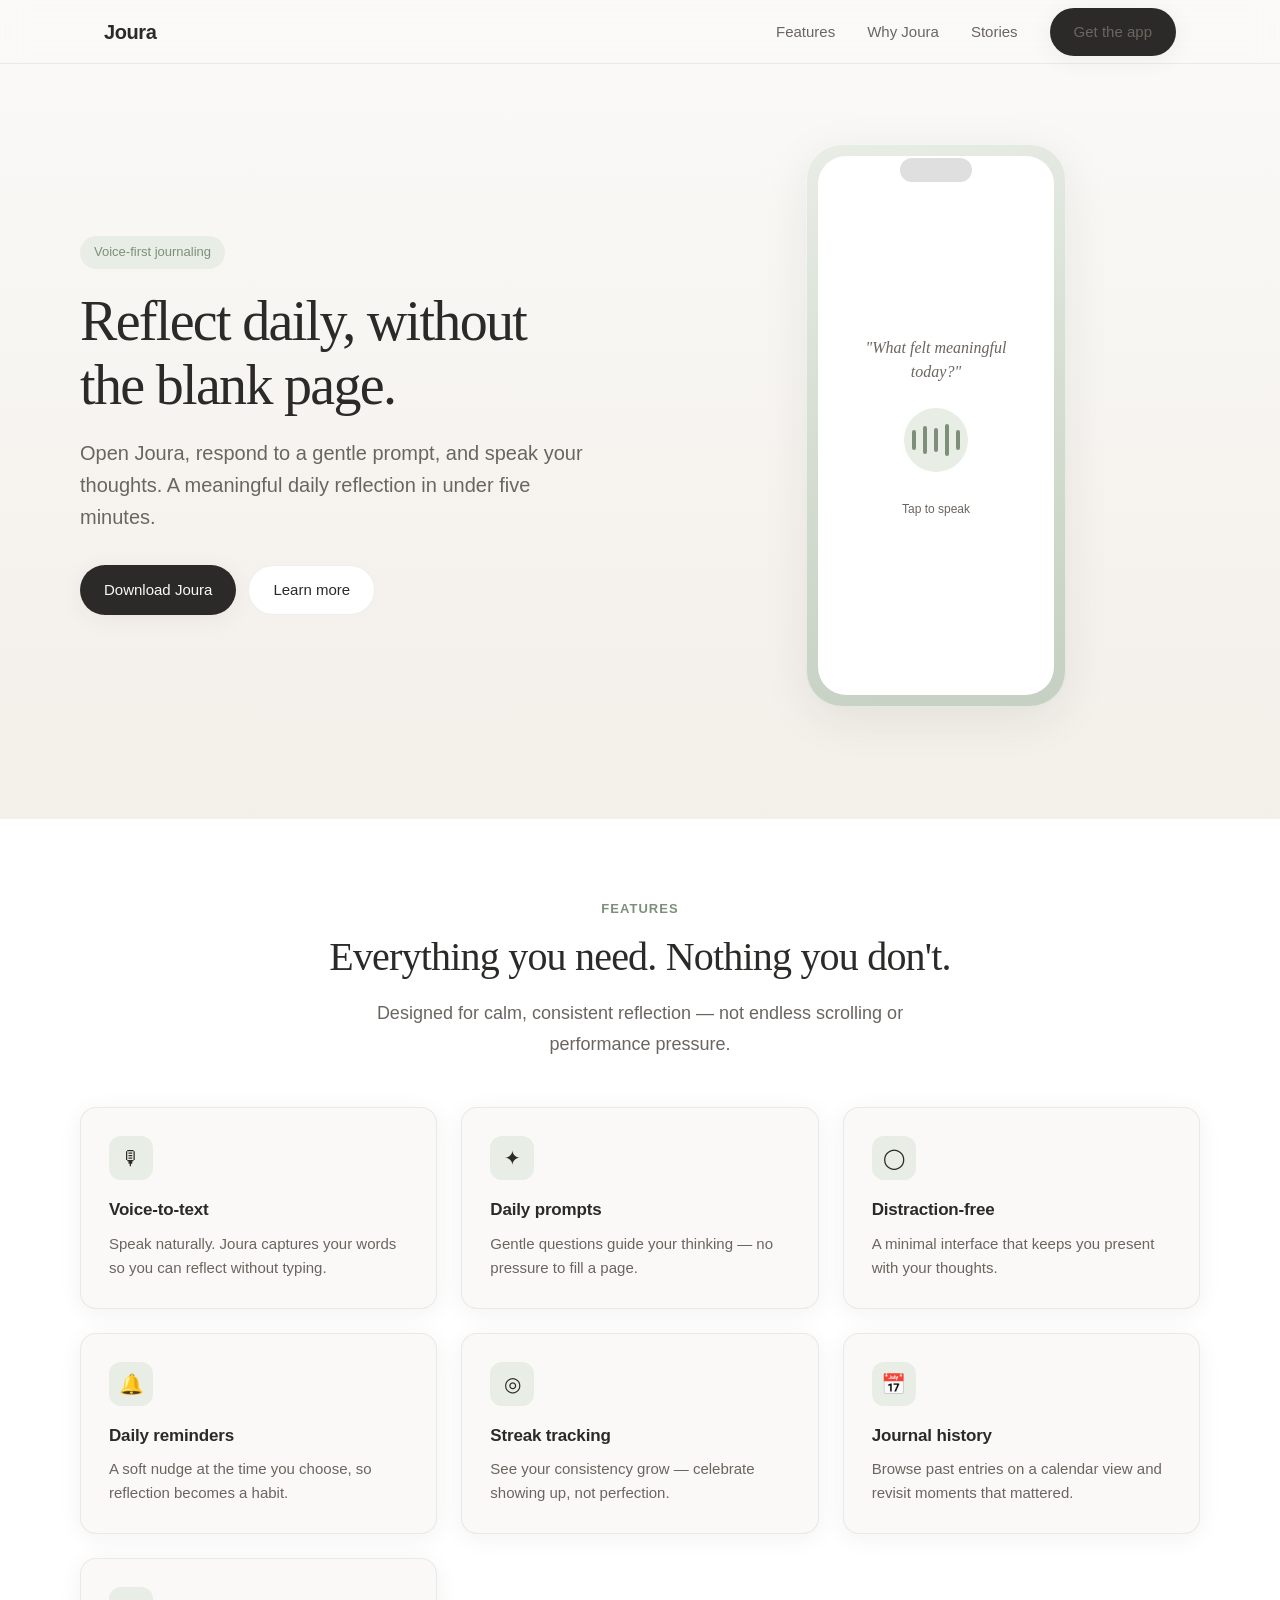
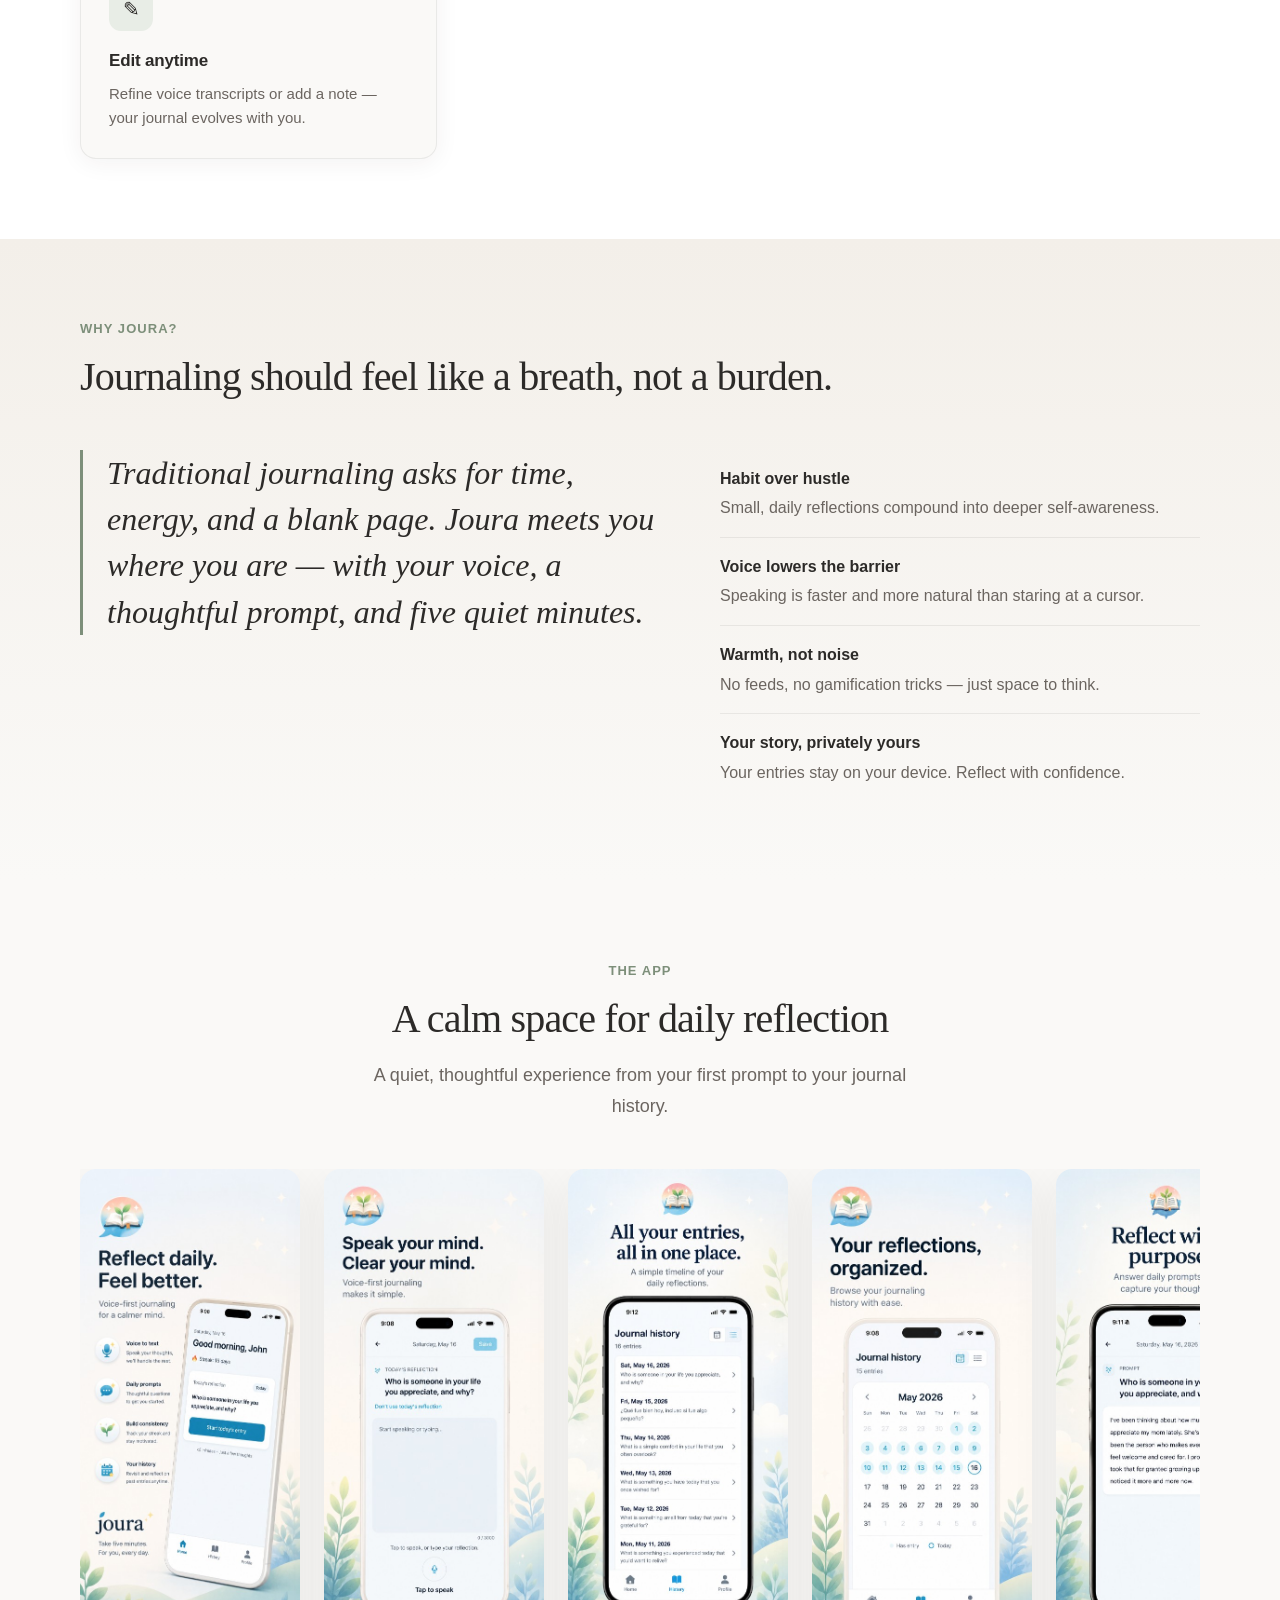
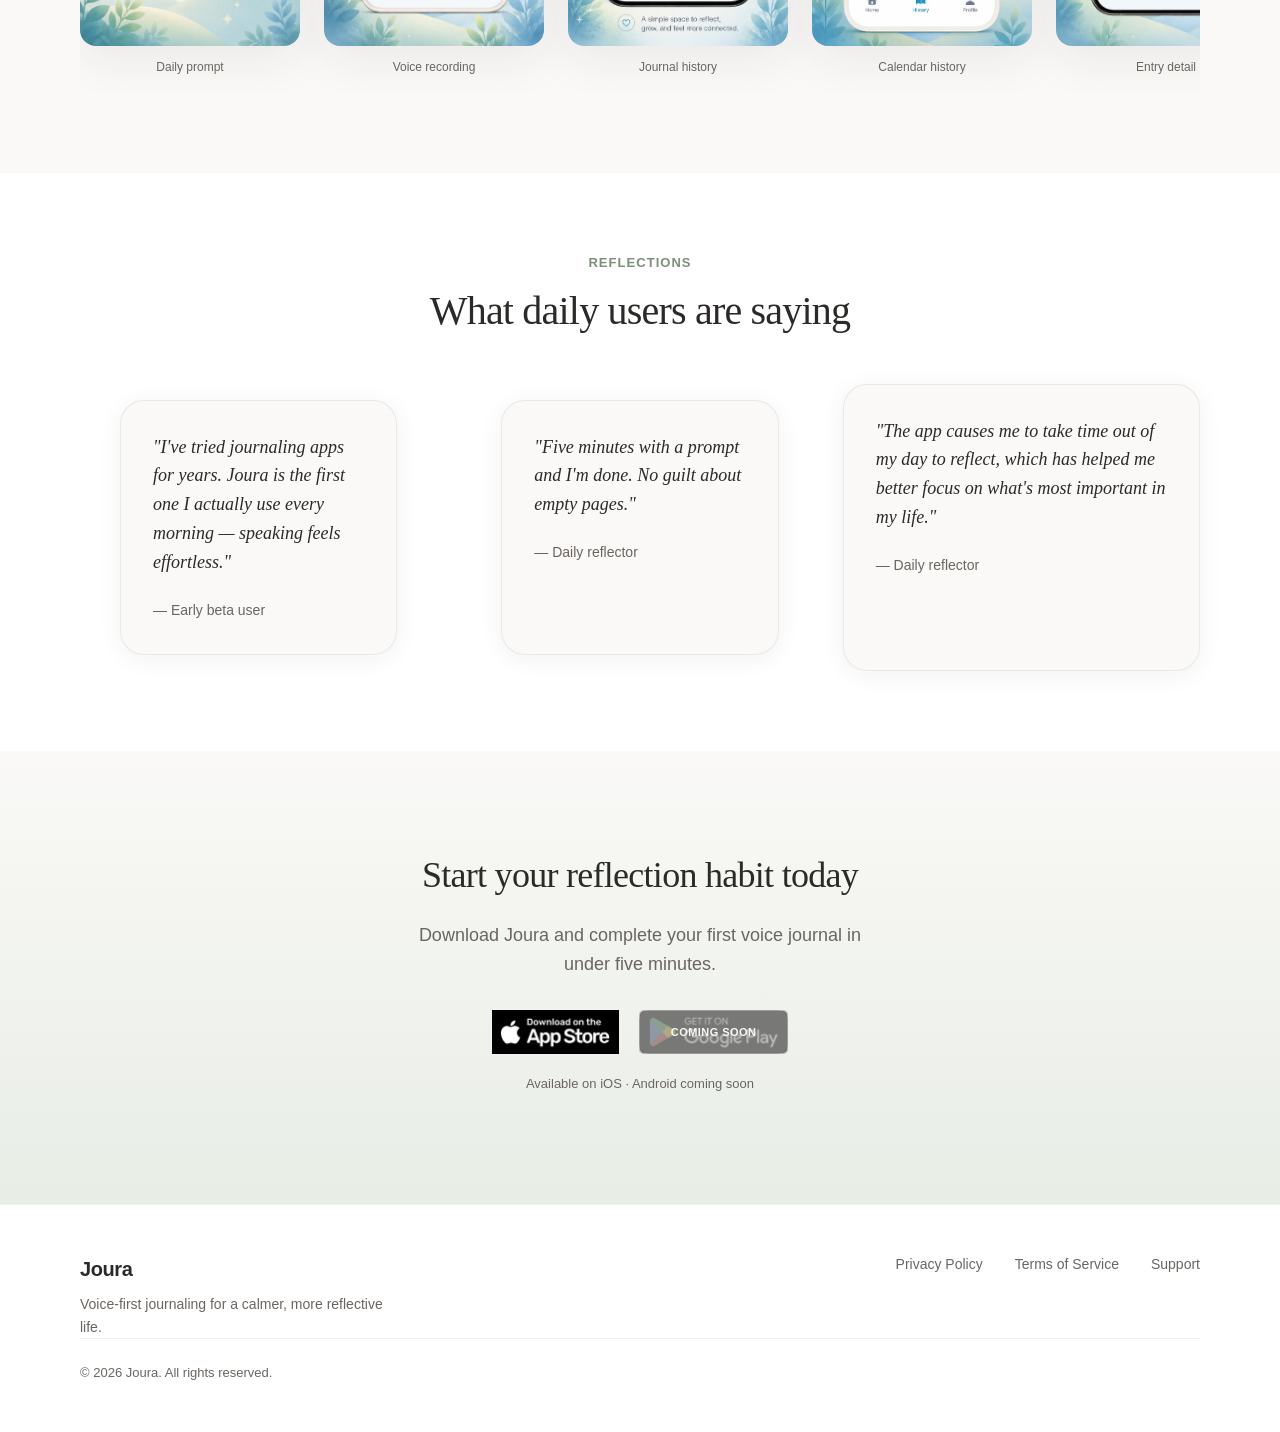
<file: index.html>
<!DOCTYPE html>
<html lang="en">
<head>
  <!-- Google tag (gtag.js) -->
<script async src="https://www.googletagmanager.com/gtag/js?id=G-WYW7XM0TDV"></script>
<script>
  window.dataLayer = window.dataLayer || [];
  function gtag(){dataLayer.push(arguments);}
  gtag('js', new Date());

  gtag('config', 'G-WYW7XM0TDV');
</script>
  <meta charset="UTF-8">
  <meta name="viewport" content="width=device-width, initial-scale=1.0">
  <meta name="description" content="Joura is a voice-first journaling app that helps you build a daily habit of reflection in under five minutes.">
  <title>Joura — Voice-first journaling</title>
  <link rel="icon" href="favicon.png" type="image/png" sizes="32x32">
  <link rel="icon" href="favicon-16x16.png" type="image/png" sizes="16x16">
  <link rel="apple-touch-icon" href="apple-touch-icon.png" sizes="180x180">
  <link rel="stylesheet" href="styles.css">
</head>
<body>
  <header class="site-header">
    <div class="site-header__inner">
      <a href="index.html" class="logo">Joura</a>
      <button class="nav-toggle" type="button" aria-expanded="false" aria-label="Open menu" aria-controls="site-nav">
        <svg viewBox="0 0 24 24" fill="none" stroke="currentColor" stroke-width="2" aria-hidden="true">
          <path d="M4 7h16M4 12h16M4 17h16"/>
        </svg>
      </button>
      <nav class="site-nav" id="site-nav" aria-label="Main">
        <a href="#features">Features</a>
        <a href="#philosophy">Why Joura</a>
        <a href="#testimonials">Stories</a>
        <a href="#download-stores" class="btn btn--primary js-scroll-download">Get the app</a>
      </nav>
    </div>
  </header>

  <main>
    <section class="hero" id="top">
      <div class="hero__inner">
        <div class="hero__content">
          <span class="hero__badge">Voice-first journaling</span>
          <h1 class="hero__title">Reflect daily, without the blank page.</h1>
          <p class="hero__subtitle">Open Joura, respond to a gentle prompt, and speak your thoughts. A meaningful daily reflection in under five minutes.</p>
          <div class="hero__actions">
            <a href="#download-stores" class="btn btn--primary js-scroll-download">Download Joura</a>
            <a href="#philosophy" class="btn btn--secondary">Learn more</a>
          </div>
        </div>
        <div class="hero__visual" aria-hidden="true">
          <div class="phone-mockup">
            <div class="phone-mockup__screen">
              <p class="phone-mockup__prompt">"What felt meaningful today?"</p>
              <div class="phone-mockup__wave">
                <span></span><span></span><span></span><span></span><span></span>
              </div>
              <p class="phone-mockup__hint">Tap to speak</p>
            </div>
          </div>
        </div>
      </div>
    </section>

    <section class="section features" id="features">
      <div class="container text-center">
        <span class="section-label">Features</span>
        <h2 class="section-title">Everything you need. Nothing you don't.</h2>
        <p class="section-lead">Designed for calm, consistent reflection — not endless scrolling or performance pressure.</p>
      </div>
      <div class="container">
        <div class="features__grid">
          <article class="feature-card">
            <div class="feature-card__icon" aria-hidden="true">🎙</div>
            <h3>Voice-to-text</h3>
            <p>Speak naturally. Joura captures your words so you can reflect without typing.</p>
          </article>
          <article class="feature-card">
            <div class="feature-card__icon" aria-hidden="true">✦</div>
            <h3>Daily prompts</h3>
            <p>Gentle questions guide your thinking — no pressure to fill a page.</p>
          </article>
          <article class="feature-card">
            <div class="feature-card__icon" aria-hidden="true">◯</div>
            <h3>Distraction-free</h3>
            <p>A minimal interface that keeps you present with your thoughts.</p>
          </article>
          <article class="feature-card">
            <div class="feature-card__icon" aria-hidden="true">🔔</div>
            <h3>Daily reminders</h3>
            <p>A soft nudge at the time you choose, so reflection becomes a habit.</p>
          </article>
          <article class="feature-card">
            <div class="feature-card__icon" aria-hidden="true">◎</div>
            <h3>Streak tracking</h3>
            <p>See your consistency grow — celebrate showing up, not perfection.</p>
          </article>
          <article class="feature-card">
            <div class="feature-card__icon" aria-hidden="true">📅</div>
            <h3>Journal history</h3>
            <p>Browse past entries on a calendar view and revisit moments that mattered.</p>
          </article>
          <article class="feature-card">
            <div class="feature-card__icon" aria-hidden="true">✎</div>
            <h3>Edit anytime</h3>
            <p>Refine voice transcripts or add a note — your journal evolves with you.</p>
          </article>
        </div>
      </div>
    </section>

    <section class="section philosophy" id="philosophy">
      <div class="container">
        <span class="section-label">Why Joura?</span>
        <h2 class="section-title">Journaling should feel like a breath, not a burden.</h2>
        <div class="philosophy__grid">
          <blockquote class="philosophy__quote">
            Traditional journaling asks for time, energy, and a blank page. Joura meets you where you are — with your voice, a thoughtful prompt, and five quiet minutes.
          </blockquote>
          <ul class="philosophy__points">
            <li>
              <strong>Habit over hustle</strong>
              Small, daily reflections compound into deeper self-awareness.
            </li>
            <li>
              <strong>Voice lowers the barrier</strong>
              Speaking is faster and more natural than staring at a cursor.
            </li>
            <li>
              <strong>Warmth, not noise</strong>
              No feeds, no gamification tricks — just space to think.
            </li>
            <li>
              <strong>Your story, privately yours</strong>
              Your entries stay on your device. Reflect with confidence.
            </li>
          </ul>
        </div>
      </div>
    </section>

    <section class="section screenshots" id="screenshots">
      <div class="container text-center">
        <span class="section-label">The app</span>
        <h2 class="section-title">A calm space for daily reflection</h2>
        <p class="section-lead">A quiet, thoughtful experience from your first prompt to your journal history.</p>
      </div>
      <div class="container">
        <div class="screenshots__row" role="list" aria-label="App screenshots">
          <figure class="screenshot-card" role="listitem">
            <img src="assets/screenshots/dailyPrompt.png" alt="Joura daily prompts and home screen" width="473" height="1024" loading="lazy">
            <figcaption>Daily prompt</figcaption>
          </figure>
          <figure class="screenshot-card" role="listitem">
            <img src="assets/screenshots/voiceRecording.png" alt="Joura voice-first journaling — speak your thoughts" width="473" height="1024" loading="lazy">
            <figcaption>Voice recording</figcaption>
          </figure>
          <figure class="screenshot-card" role="listitem">
            <img src="assets/screenshots/streakView.png" alt="Joura journal history timeline" width="473" height="1024" loading="lazy">
            <figcaption>Journal history</figcaption>
          </figure>
          <figure class="screenshot-card" role="listitem">
            <img src="assets/screenshots/calendarHistory.png" alt="Joura calendar view of your reflections" width="473" height="1024" loading="lazy">
            <figcaption>Calendar history</figcaption>
          </figure>
          <figure class="screenshot-card" role="listitem">
            <img src="assets/screenshots/entryDetail.png" alt="Joura entry detail with daily reflection" width="473" height="1024" loading="lazy">
            <figcaption>Entry detail</figcaption>
          </figure>
        </div>
      </div>
    </section>

    <section class="section testimonials" id="testimonials">
      <div class="container text-center">
        <span class="section-label">Reflections</span>
        <h2 class="section-title">What daily users are saying</h2>
      </div>
      <div class="container">
        <div class="testimonials__grid">
          <figure class="quote-card">
            <blockquote>"I've tried journaling apps for years. Joura is the first one I actually use every morning — speaking feels effortless."</blockquote>
            <cite>— Early beta user</cite>
          </figure>
          <figure class="quote-card">
            <blockquote>"Five minutes with a prompt and I'm done. No guilt about empty pages."</blockquote>
            <cite>— Daily reflector</cite>
          </figure>
          <figure class="quote-card">
            <blockquote>"The app causes me to take time out of my day to reflect, which has helped me better focus on what's most important in my life."</blockquote>
            <cite>— Daily reflector</cite>
          </figure>
        </div>
      </div>
    </section>

    <section class="cta" id="download">
      <div class="container">
        <h2 class="cta__title">Start your reflection habit today</h2>
        <p class="cta__text">Download Joura and complete your first voice journal in under five minutes.</p>
        <div class="store-badges" id="download-stores">
          <a
            class="store-badge store-badge--apple"
            href="https://apps.apple.com/us/app/joura/id6767884175"
            target="_blank"
            rel="noopener noreferrer"
            data-app-store
          >
            <img
              src="assets/app-store-badge.png"
              alt="Download on the App Store"
              width="240"
              height="83"
            >
          </a>
          <div class="store-badge store-badge--google store-badge--soon" aria-label="Google Play — Coming soon">
            <img
              src="assets/google-play-badge.png"
              alt=""
              width="300"
              height="89"
              aria-hidden="true"
            >
            <span class="store-badge__soon">Coming soon</span>
          </div>
        </div>
        <p class="cta__note">Available on iOS · Android coming soon</p>
      </div>
    </section>
  </main>

  <footer class="site-footer">
    <div class="site-footer__inner">
      <div class="site-footer__brand">
        <a href="index.html" class="logo">Joura</a>
        <p class="site-footer__tagline">Voice-first journaling for a calmer, more reflective life.</p>
      </div>
      <nav class="site-footer__links" aria-label="Footer">
        <a href="privacy.html">Privacy Policy</a>
        <a href="terms.html">Terms of Service</a>
        <a href="support.html">Support</a>
      </nav>
    </div>
    <div class="container">
      <p class="site-footer__copy">&copy; 2026 Joura. All rights reserved.</p>
    </div>
  </footer>

  <script src="main.js"></script>
</body>
</html>
</file>
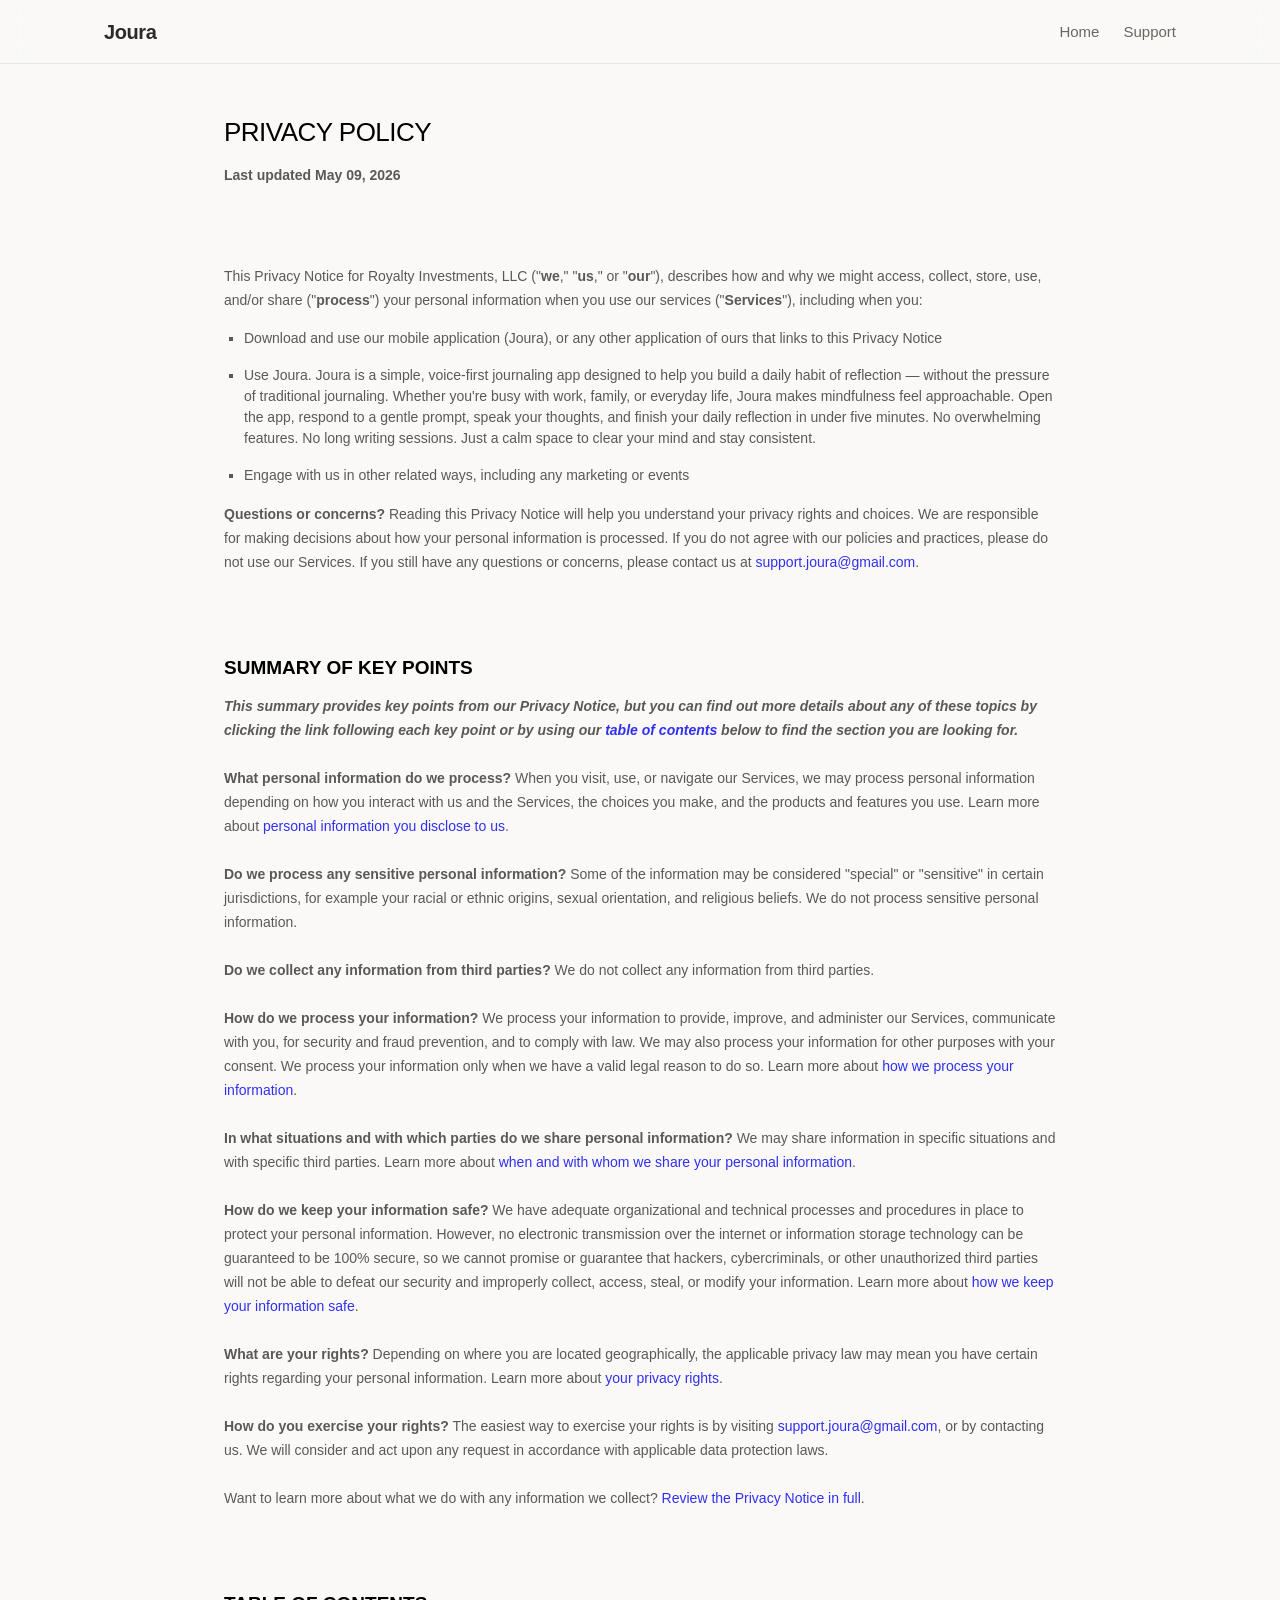
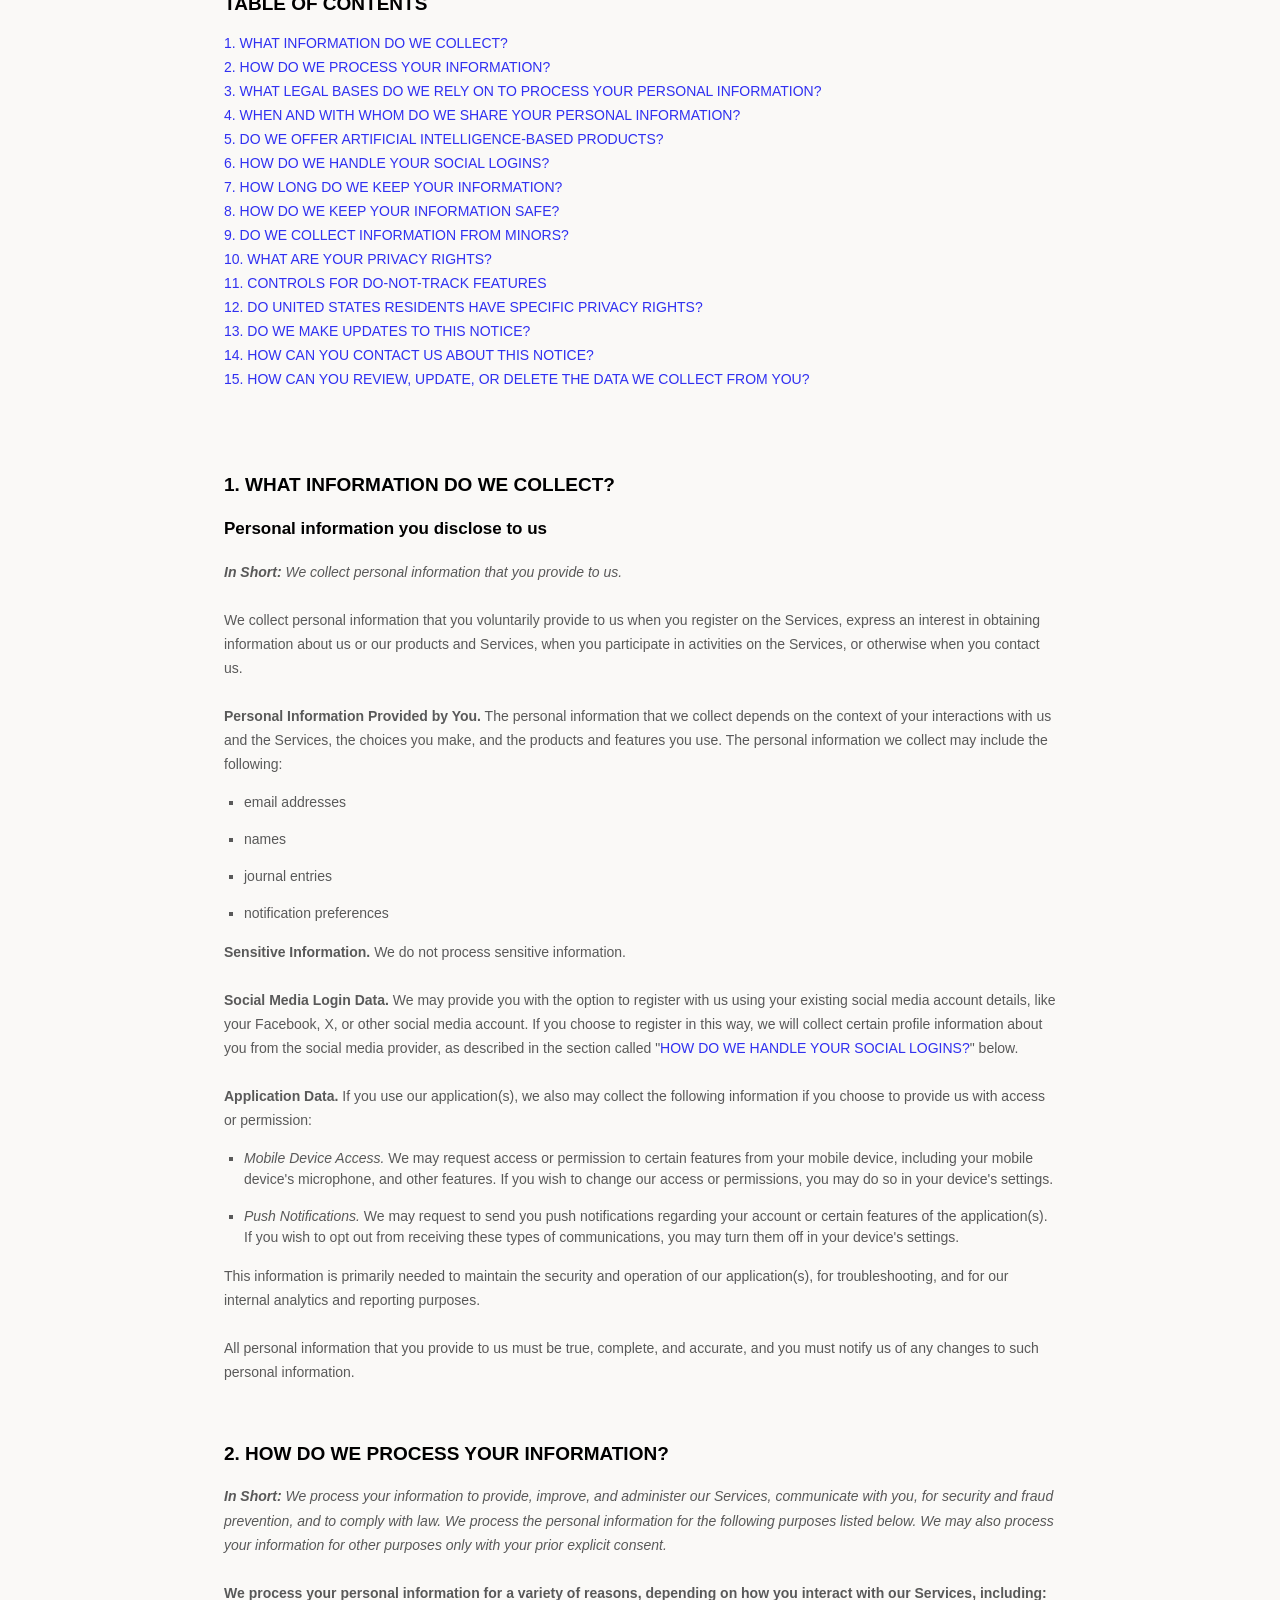
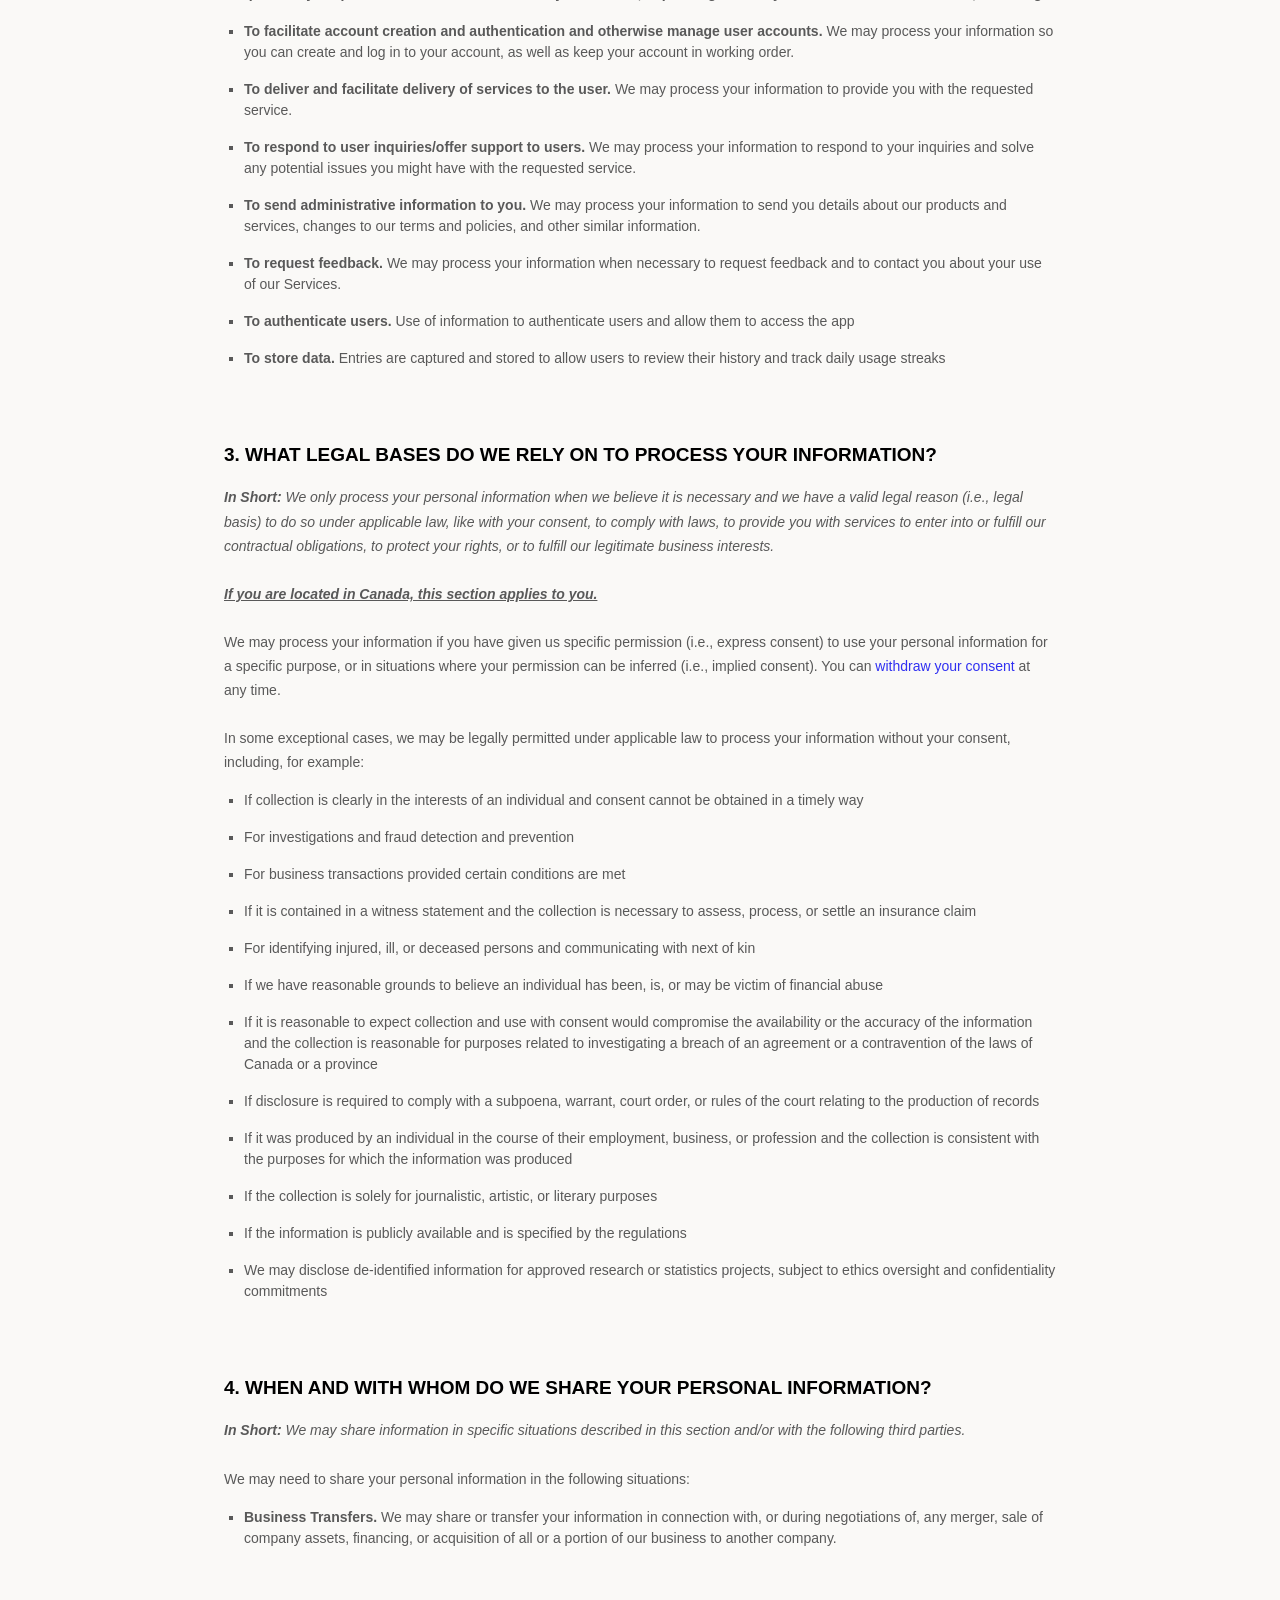
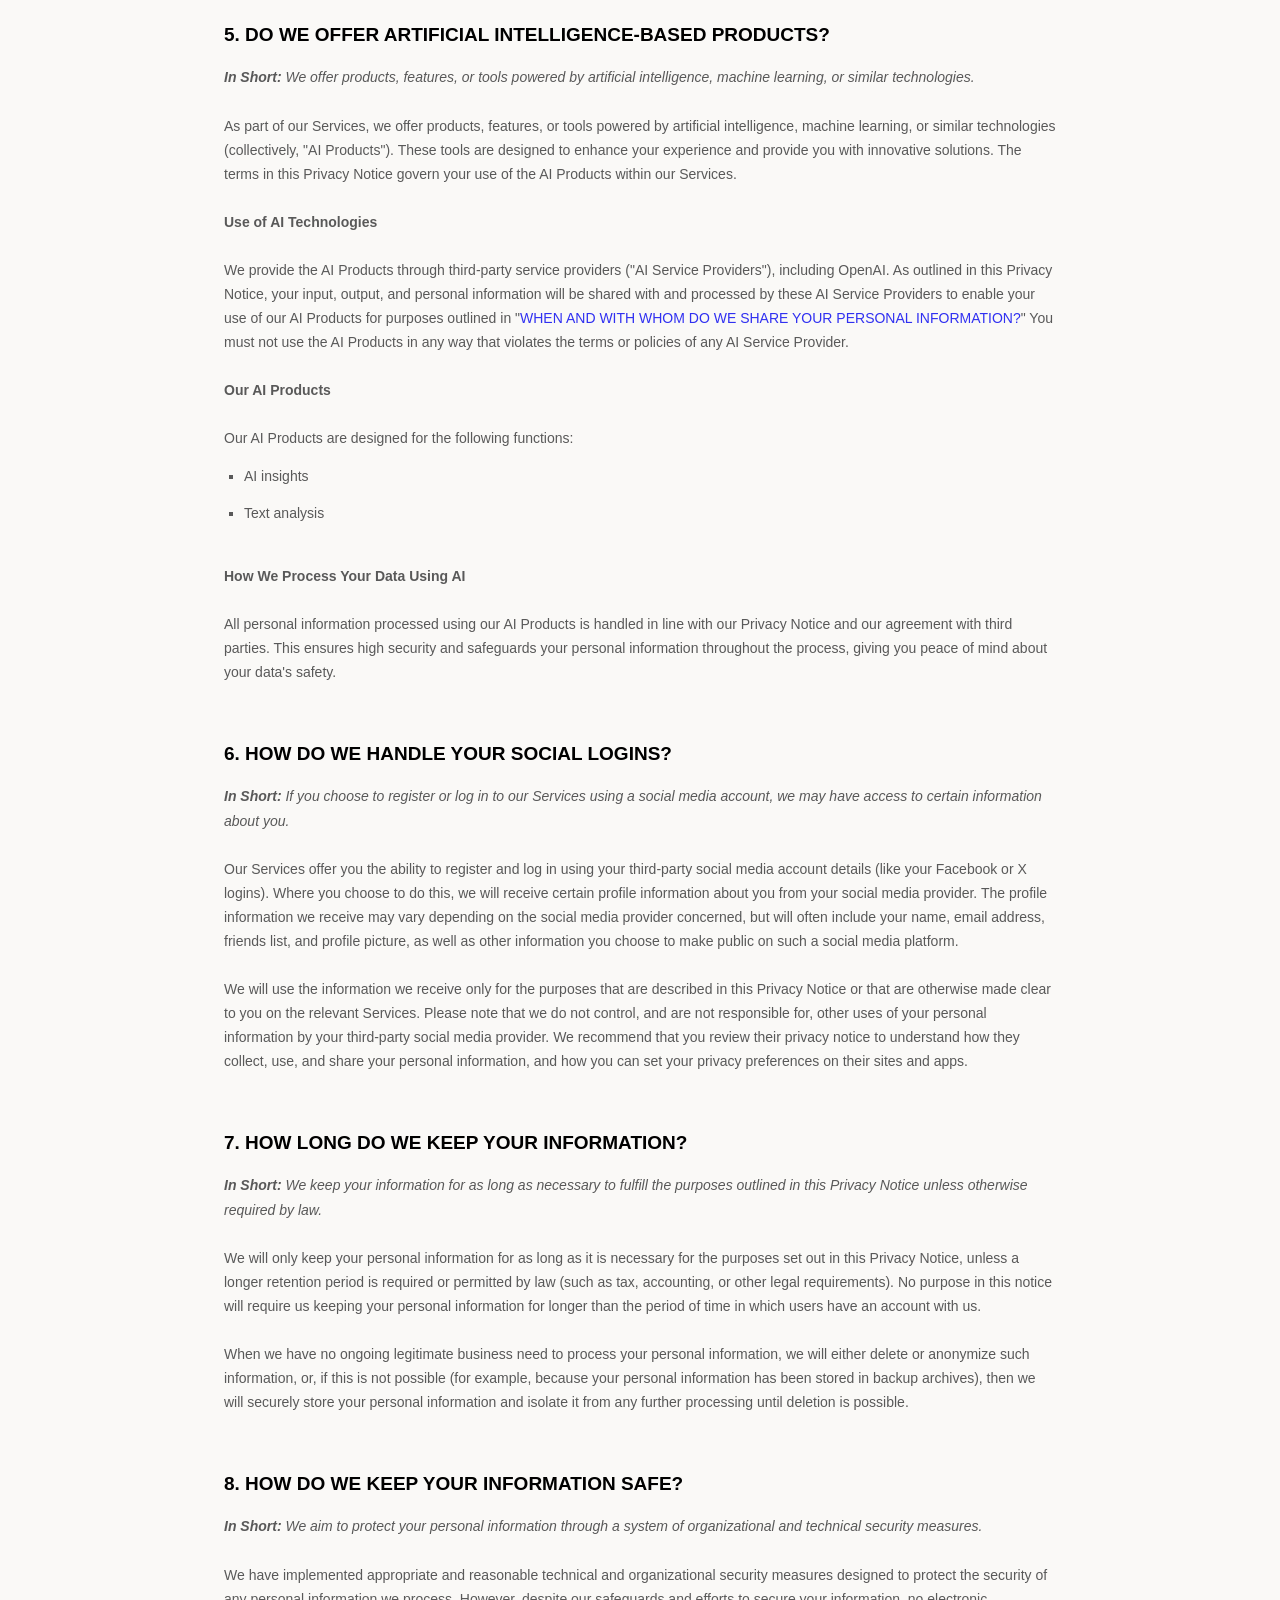
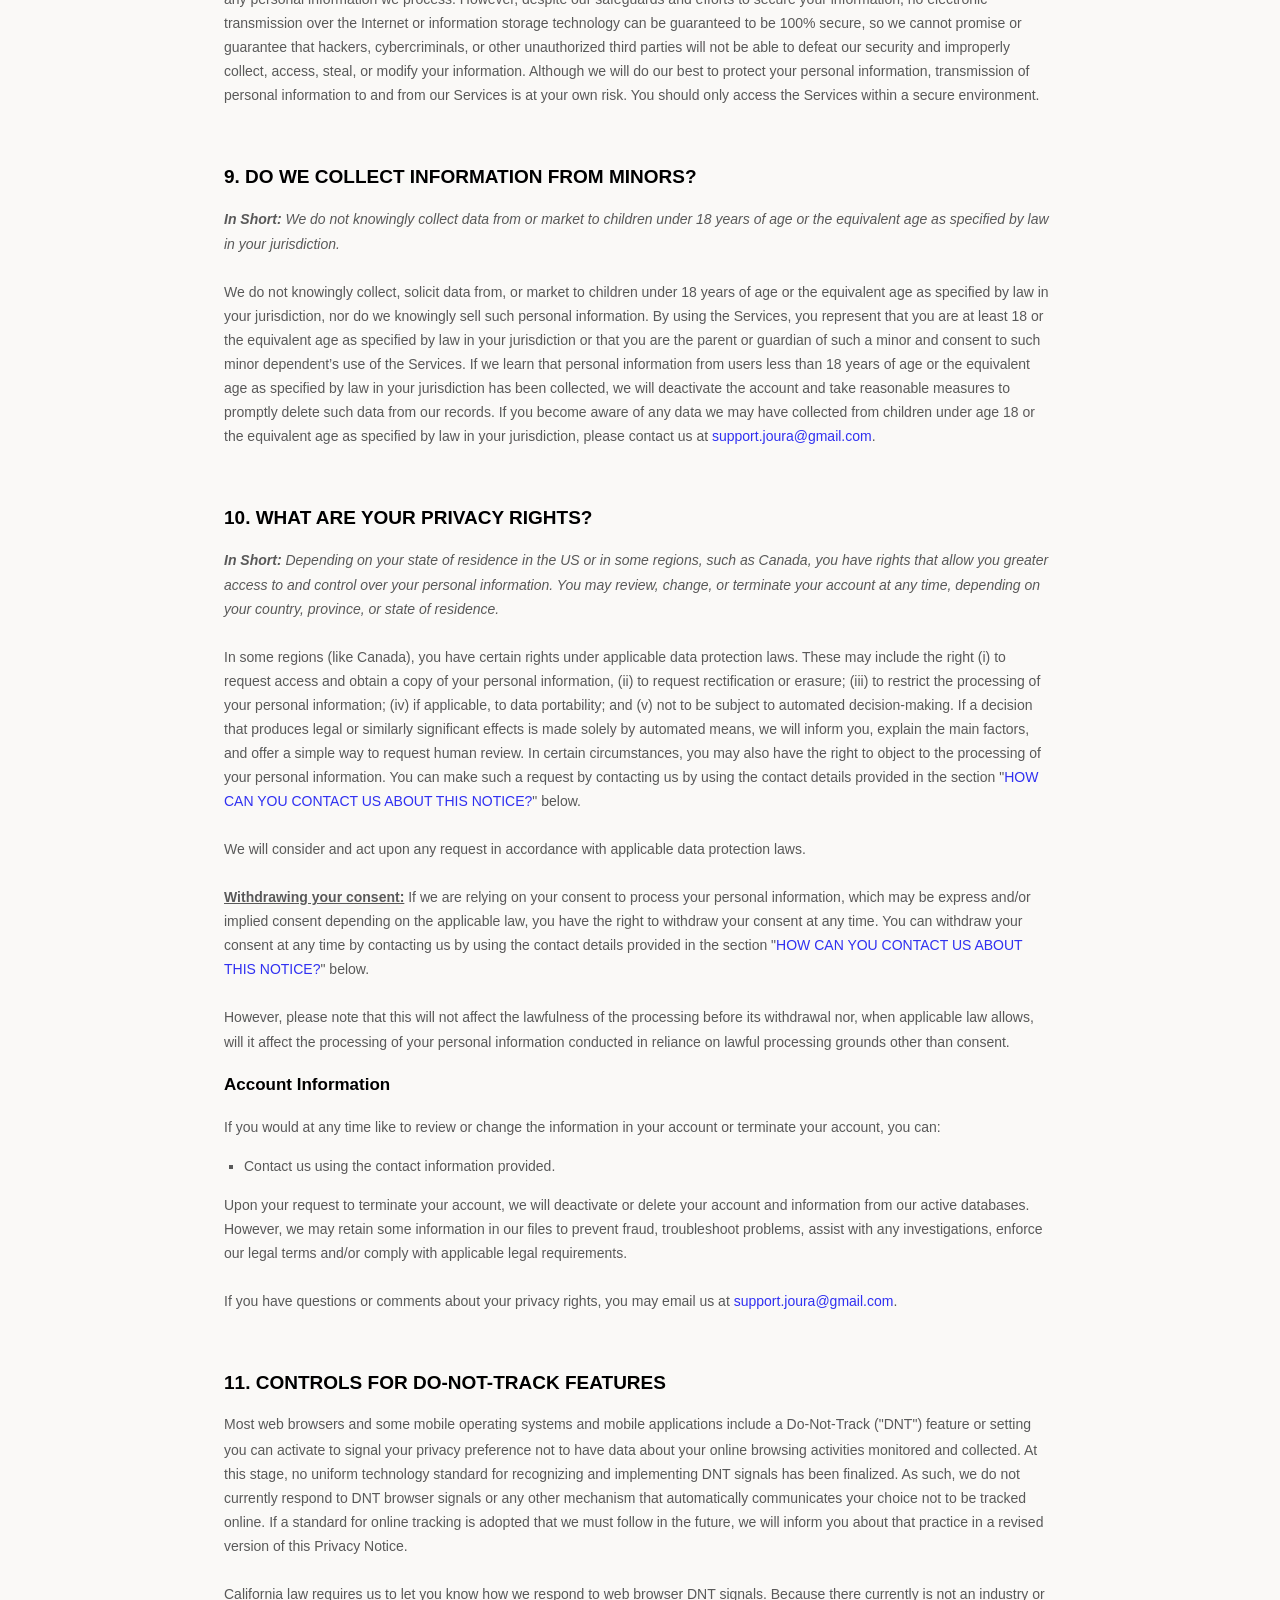
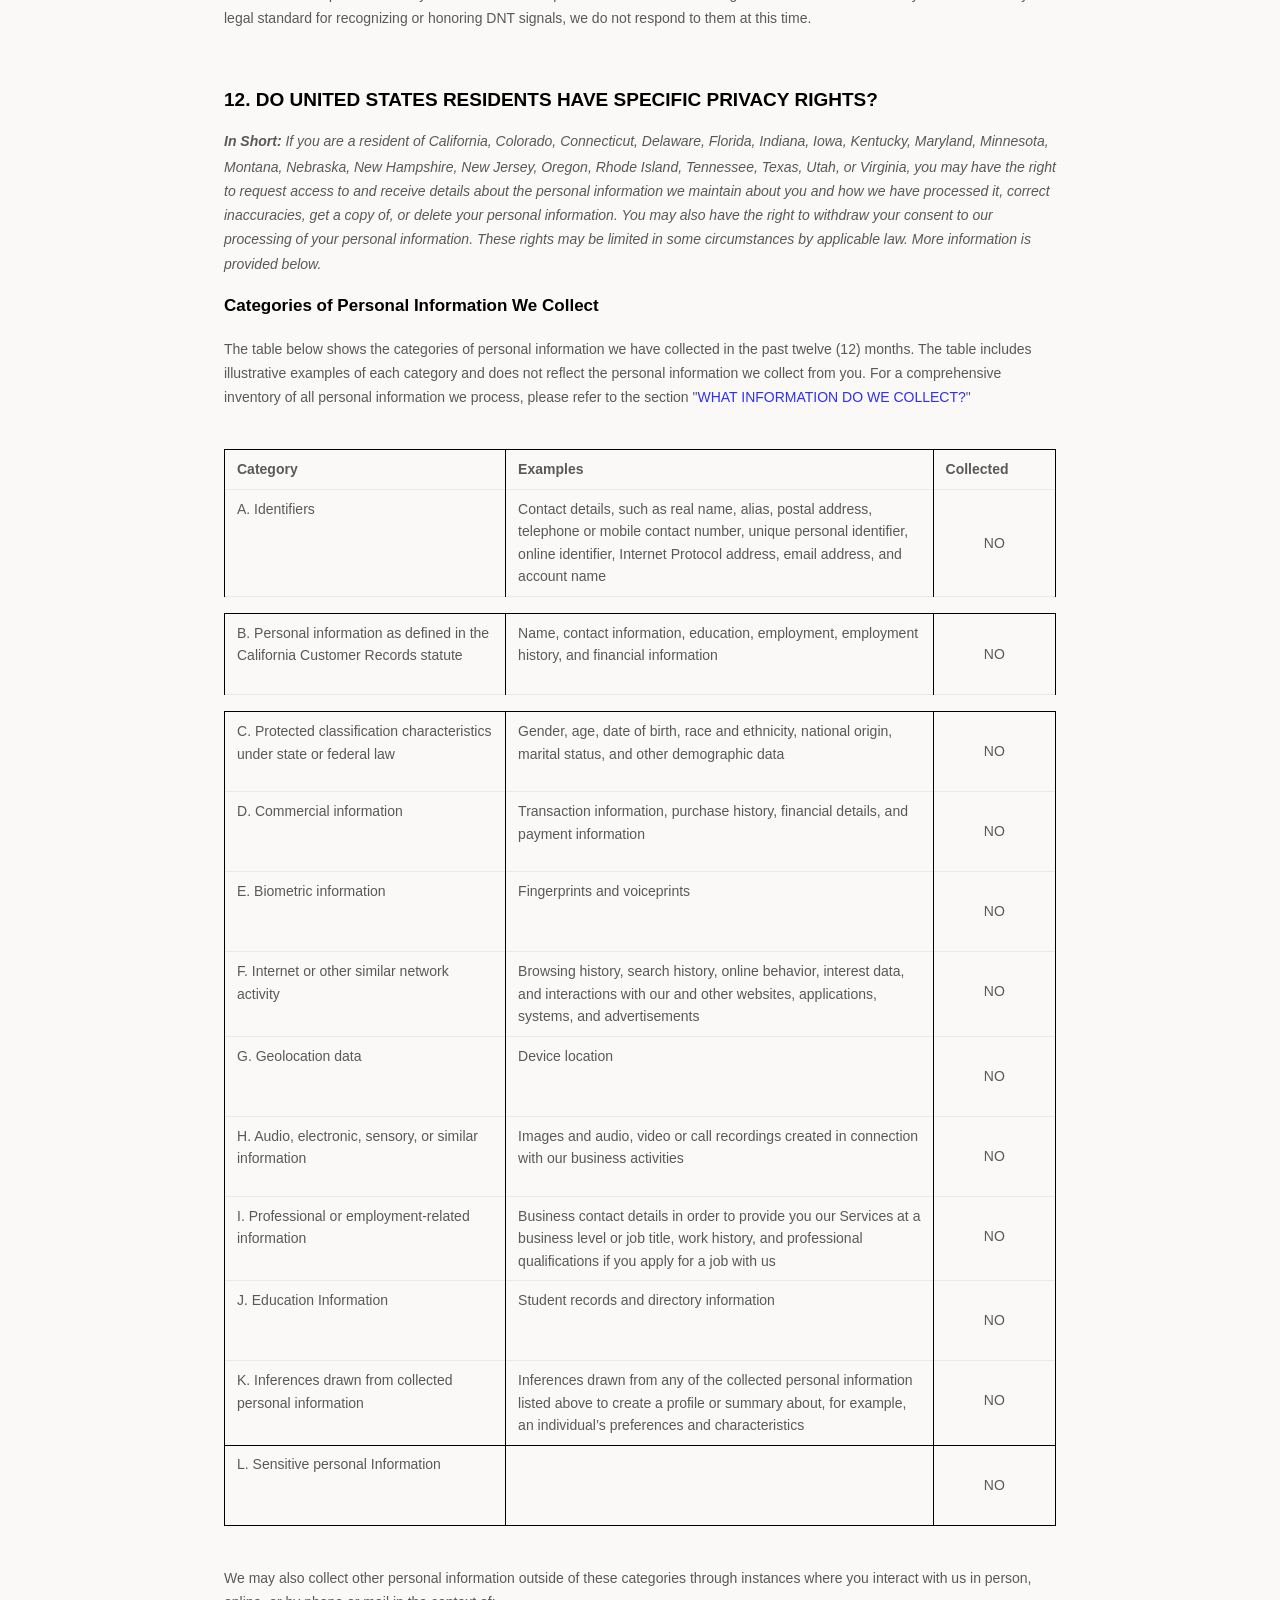
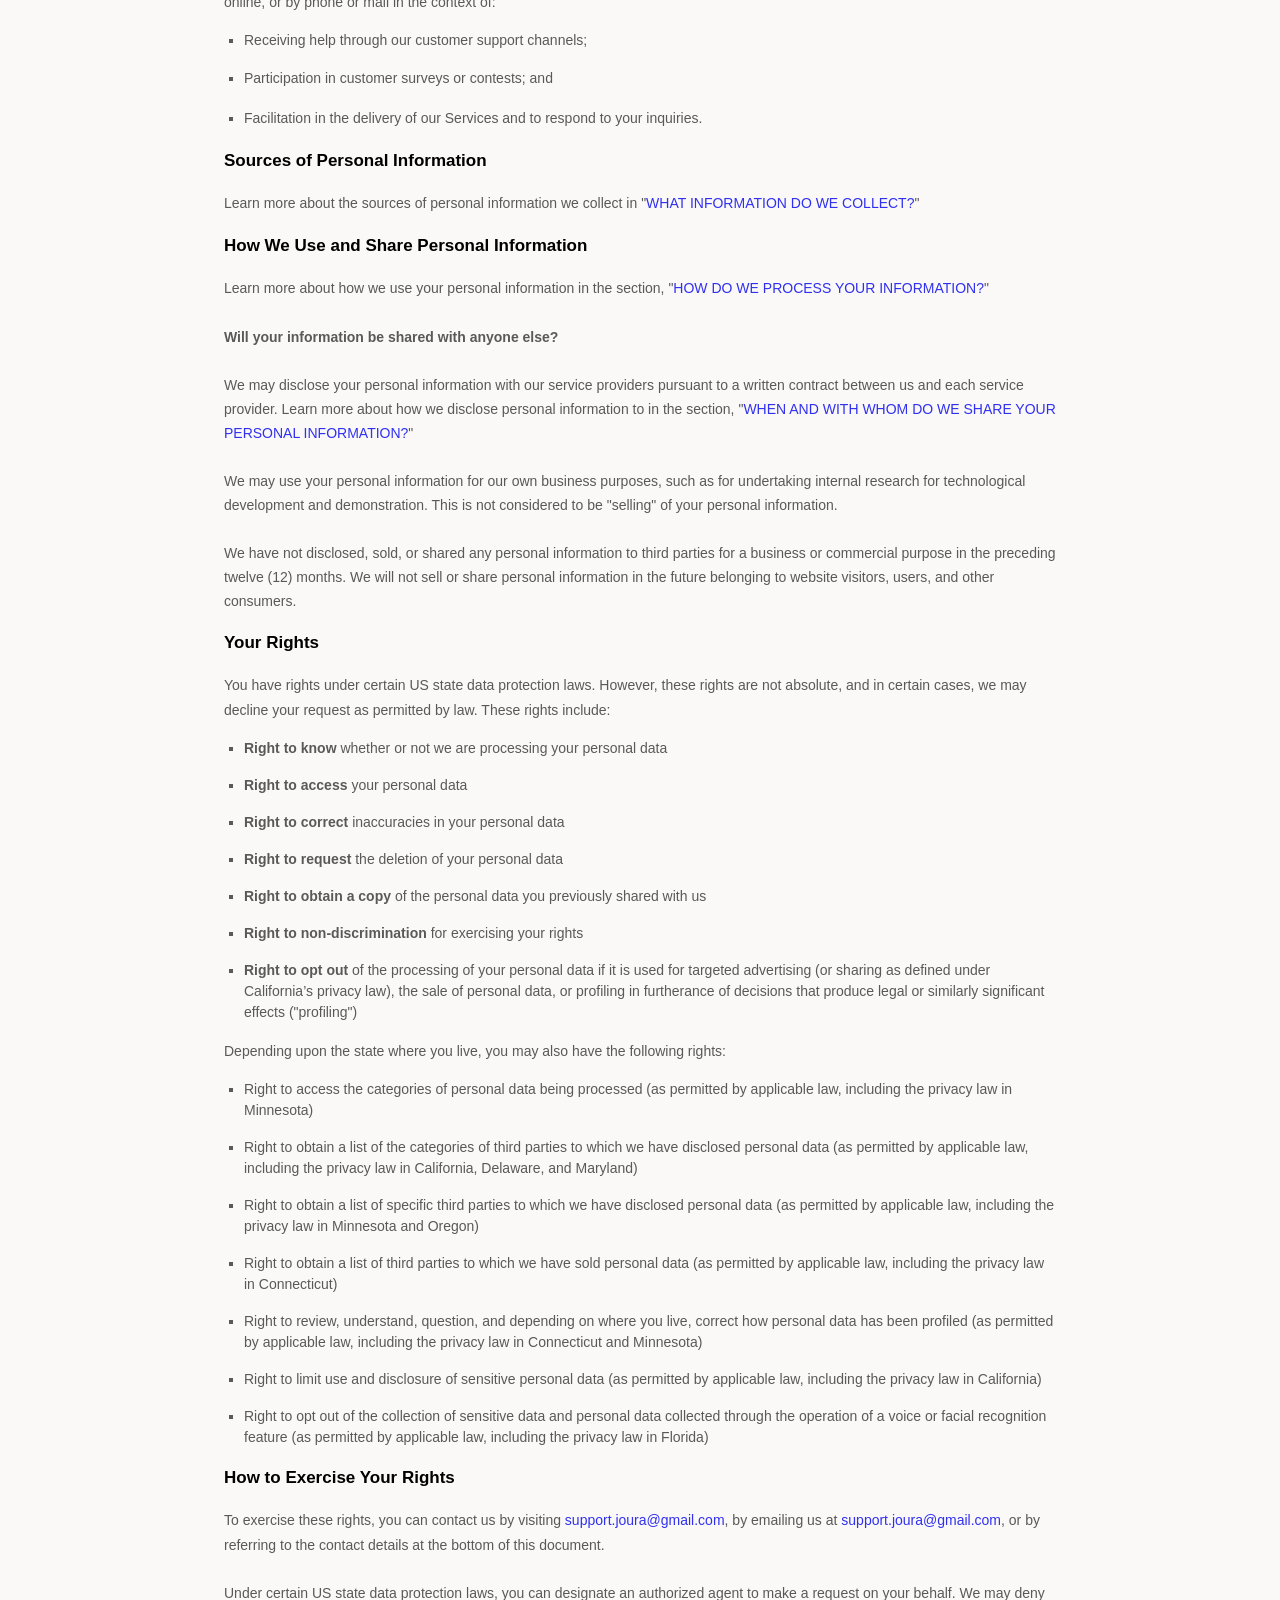
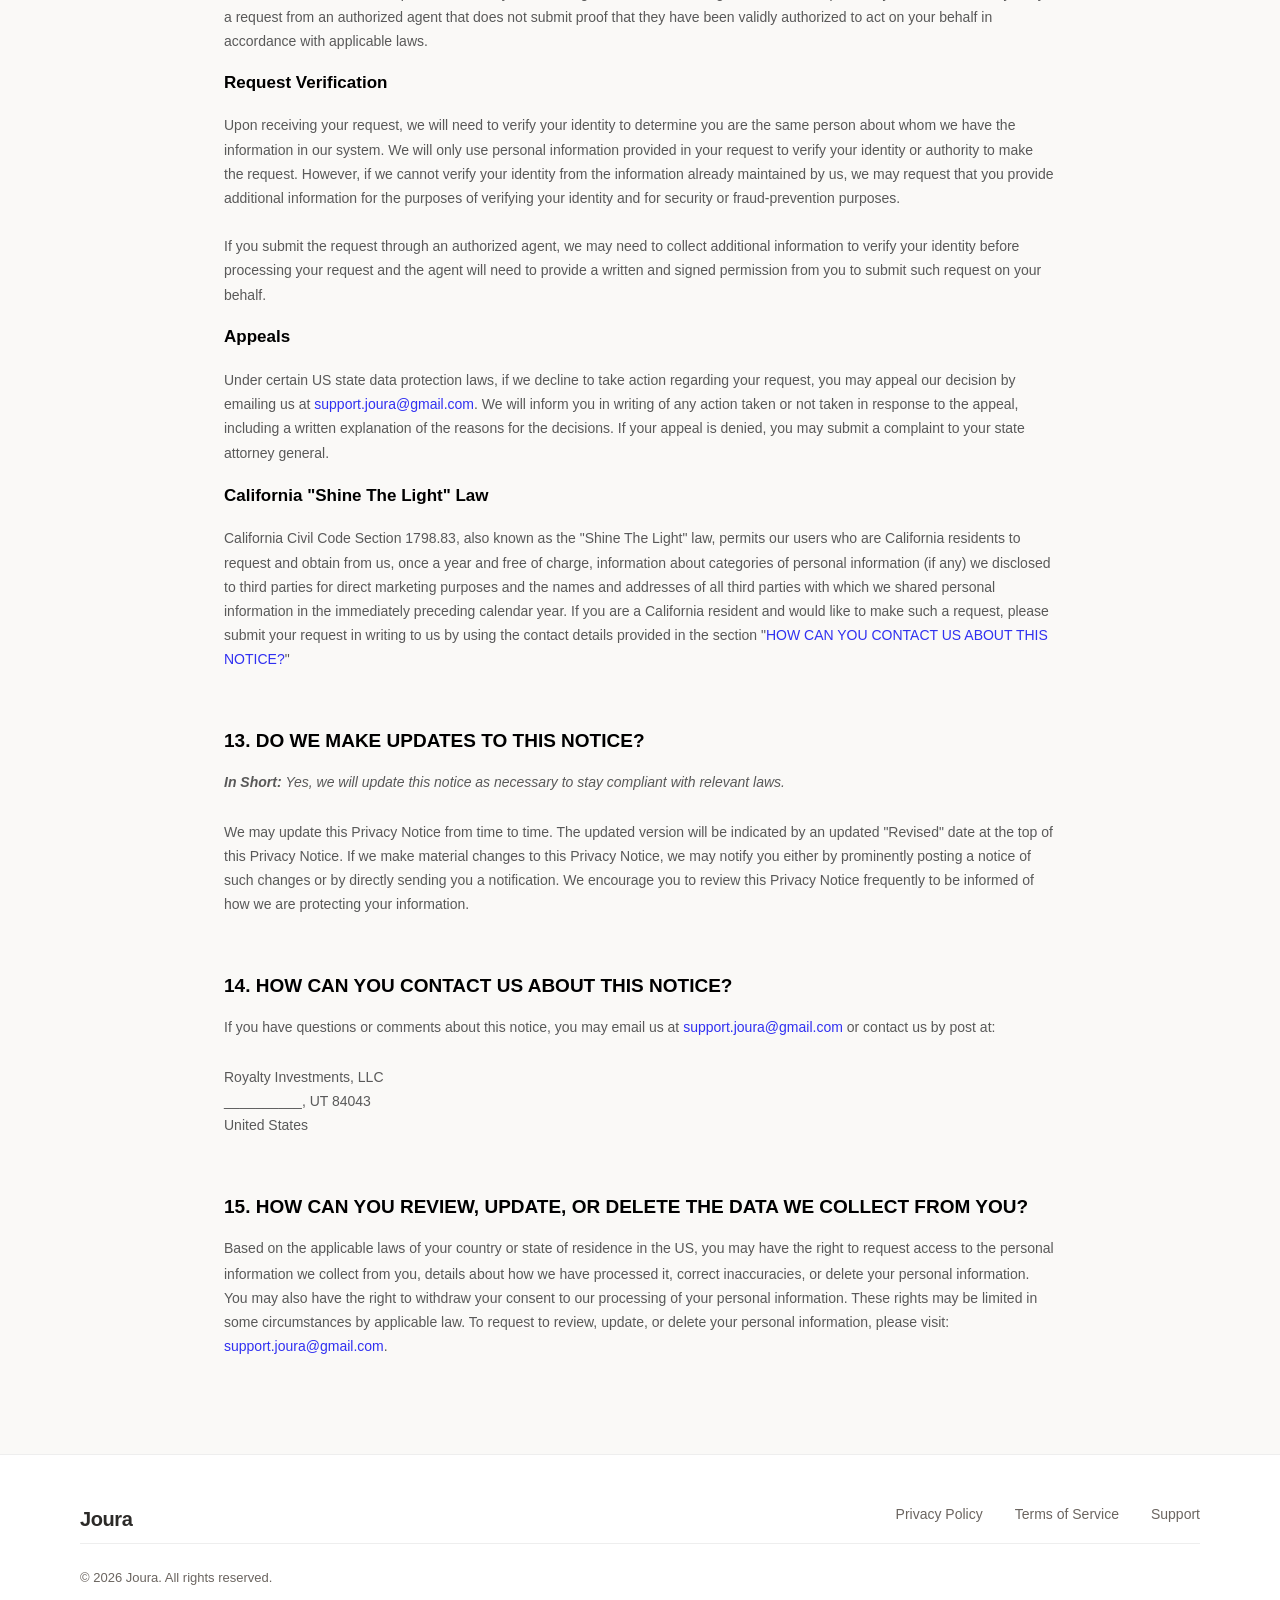
<file: privacy.html>
<!DOCTYPE html>
<html lang="en">
<head>
  <!-- Google tag (gtag.js) -->
<script async src="https://www.googletagmanager.com/gtag/js?id=G-WYW7XM0TDV"></script>
<script>
  window.dataLayer = window.dataLayer || [];
  function gtag(){dataLayer.push(arguments);}
  gtag('js', new Date());

  gtag('config', 'G-WYW7XM0TDV');
</script>
  <meta charset="UTF-8">
  <meta name="viewport" content="width=device-width, initial-scale=1.0">
  <meta name="description" content="Joura Privacy Policy">
  <title>Privacy Policy — Joura</title>
  <link rel="icon" href="favicon.png" type="image/png" sizes="32x32">
  <link rel="icon" href="favicon-16x16.png" type="image/png" sizes="16x16">
  <link rel="apple-touch-icon" href="apple-touch-icon.png" sizes="180x180">
  <link rel="stylesheet" href="styles.css">
  <style>
    .page-legal--policy .container {
      max-width: 52rem;
    }
    .privacy-policy-content {
      line-height: 1.6;
    }
    .privacy-policy-content ul {
      padding-left: 1.25rem;
    }
    .privacy-policy-content li {
      margin-bottom: 0.5rem;
    }
    .privacy-policy-content table {
      width: 100%;
      border-collapse: collapse;
      margin: 1rem 0;
      font-size: 0.875rem;
    }
    .privacy-policy-content th,
    .privacy-policy-content td {
      border: 1px solid var(--border);
      padding: 0.5rem 0.75rem;
      text-align: left;
      vertical-align: top;
    }

  [data-custom-class='body'], [data-custom-class='body'] * {
          background: transparent !important;
        }
[data-custom-class='title'], [data-custom-class='title'] * {
          font-family: Arial !important;
font-size: 26px !important;
color: #000000 !important;
        }
[data-custom-class='subtitle'], [data-custom-class='subtitle'] * {
          font-family: Arial !important;
color: #595959 !important;
font-size: 14px !important;
        }
[data-custom-class='heading_1'], [data-custom-class='heading_1'] * {
          font-family: Arial !important;
font-size: 19px !important;
color: #000000 !important;
        }
[data-custom-class='heading_2'], [data-custom-class='heading_2'] * {
          font-family: Arial !important;
font-size: 17px !important;
color: #000000 !important;
        }
[data-custom-class='body_text'], [data-custom-class='body_text'] * {
          color: #595959 !important;
font-size: 14px !important;
font-family: Arial !important;
        }
[data-custom-class='link'], [data-custom-class='link'] * {
          color: #3030F1 !important;
font-size: 14px !important;
font-family: Arial !important;
word-break: break-word !important;
        }


      ul {
        list-style-type: square;
      }
      ul > li > ul {
        list-style-type: circle;
      }
      ul > li > ul > li > ul {
        list-style-type: square;
      }
      ol li {
        font-family: Arial ;
      }
    
  </style>
</head>
<body>
  <header class="site-header site-header--simple">
    <div class="site-header__inner">
      <a href="index.html" class="logo">Joura</a>
      <nav class="site-nav site-nav--inline" aria-label="Main">
        <a href="index.html">Home</a>
        <a href="support.html">Support</a>
      </nav>
    </div>
  </header>

  <main class="page-legal page-legal--policy">
    <div class="container">
      <div class="privacy-policy-content">
<div data-custom-class="body">
<div><strong><span style="font-size: 26px;"><span data-custom-class="title"><bdt class="block-component"></bdt><bdt class="question"><h1>PRIVACY POLICY</h1></bdt><bdt class="statement-end-if-in-editor"></bdt></span></span></strong></div><div><span style="color: rgb(127, 127, 127);"><strong><span style="font-size: 15px;"><span data-custom-class="subtitle">Last updated <bdt class="question">May 09, 2026</bdt></span></span></strong></span></div><div><br/></div><div><br/></div><div><br/></div><div style="line-height: 1.5;"><span style="color: rgb(127, 127, 127);"><span style="color: rgb(89, 89, 89); font-size: 15px;"><span data-custom-class="body_text">This Privacy Notice for <bdt class="question noTranslate">Royalty Investments, LLC</bdt><bdt class="block-component"></bdt> (<bdt class="block-component"></bdt>"<strong>we</strong>," "<strong>us</strong>," or "<strong>our</strong>"<bdt class="statement-end-if-in-editor"></bdt></span><span data-custom-class="body_text">), describes how and why we might access, collect, store, use, and/or share (<bdt class="block-component"></bdt>"<strong>process</strong>"<bdt class="statement-end-if-in-editor"></bdt>) your personal information when you use our services (<bdt class="block-component"></bdt>"<strong>Services</strong>"<bdt class="statement-end-if-in-editor"></bdt>), including when you:</span></span></span><span style="font-size: 15px;"><span style="color: rgb(127, 127, 127);"><span data-custom-class="body_text"><span style="color: rgb(89, 89, 89);"><span data-custom-class="body_text"><bdt class="block-component"></bdt></span></span></span></span></span><div><bdt class="block-component"><span style="font-size: 15px;"><span style="font-size: 15px;"><span style="color: rgb(127, 127, 127);"><span data-custom-class="body_text"><span style="color: rgb(89, 89, 89);"><span data-custom-class="body_text"><bdt class="block-component"></bdt></span></span></span></span></span></span></bdt></div><ul><li data-custom-class="body_text" style="line-height: 1.5;"><span style="font-size: 15px; color: rgb(89, 89, 89);"><span style="font-size: 15px; color: rgb(89, 89, 89);"><span data-custom-class="body_text">Download and use<bdt class="block-component"></bdt> our mobile application<bdt class="block-component"></bdt> (<bdt class="question noTranslate">Joura)<span style="font-size: 15px; color: rgb(89, 89, 89);"><span style="font-size: 15px; color: rgb(89, 89, 89);"><span data-custom-class="body_text"><span style="font-size: 15px;"><span style="color: rgb(89, 89, 89);"><span data-custom-class="body_text"><span style="font-size: 15px;"><span style="color: rgb(89, 89, 89);"><bdt class="statement-end-if-in-editor">,</bdt></span></span></span></span></span></span></span></span></bdt></span><span data-custom-class="body_text"><span style="font-size: 15px;"><span style="color: rgb(89, 89, 89);"><span data-custom-class="body_text"><span style="font-size: 15px;"><span style="color: rgb(89, 89, 89);"><bdt class="statement-end-if-in-editor"><bdt class="block-component"> or any other application of ours that links to this Privacy Notice</bdt></bdt></span></span></span></span></span></span></span></span></li></ul><div style="line-height: 1.5;"><bdt class="block-component"><span style="font-size: 15px;"></span></bdt></div><ul><li data-custom-class="body_text" style="line-height: 1.5;"><span style="font-size: 15px;">Use <bdt class="question noTranslate">Joura</bdt>. <bdt class="question">Joura is a simple, voice-first journaling app designed to help you build a daily habit of reflection — without the pressure of traditional journaling.

Whether you're busy with work, family, or everyday life, Joura makes mindfulness feel approachable. Open the app, respond to a gentle prompt, speak your thoughts, and finish your daily reflection in under five minutes.

No overwhelming features. No long writing sessions. Just a calm space to clear your mind and stay consistent.</bdt></span><bdt class="statement-end-if-in-editor"><span style="font-size: 15px;"></span></bdt></li></ul><div style="line-height: 1.5;"><span style="font-size: 15px;"><span style="color: rgb(127, 127, 127);"><span data-custom-class="body_text"><span style="color: rgb(89, 89, 89);"><span data-custom-class="body_text"><bdt class="block-component"></bdt></span></span></span></span></span></div><ul><li data-custom-class="body_text" style="line-height: 1.5;"><span style="font-size: 15px; color: rgb(89, 89, 89);"><span style="font-size: 15px; color: rgb(89, 89, 89);"><span data-custom-class="body_text">Engage with us in other related ways, including any marketing or events<span style="font-size: 15px;"><span style="color: rgb(89, 89, 89);"><span data-custom-class="body_text"><span style="font-size: 15px;"><span style="color: rgb(89, 89, 89);"><bdt class="statement-end-if-in-editor"></bdt></span></span></span></span></span></span></span></span></li></ul><div style="line-height: 1.5;"><span style="font-size: 15px;"><span style="color: rgb(127, 127, 127);"><span data-custom-class="body_text"><strong>Questions or concerns? </strong>Reading this Privacy Notice will help you understand your privacy rights and choices. We are responsible for making decisions about how your personal information is processed. If you do not agree with our policies and practices, please do not use our Services.<bdt class="block-component"></bdt> If you still have any questions or concerns, please contact us at <bdt class="question noTranslate"><a data-custom-class="link" href="mailto:support.joura@gmail.com" target="_blank">support.joura@gmail.com</a></bdt>.</span></span></span></div><div style="line-height: 1.5;"><br/></div><div style="line-height: 1.5;"><br/></div><div style="line-height: 1.5;"><strong><span style="font-size: 15px;"><span data-custom-class="heading_1"><h2>SUMMARY OF KEY POINTS</h2></span></span></strong></div><div style="line-height: 1.5;"><span style="font-size: 15px;"><span data-custom-class="body_text"><strong><em>This summary provides key points from our Privacy Notice, but you can find out more details about any of these topics by clicking the link following each key point or by using our </em></strong></span></span><a data-custom-class="link" href="#toc"><span style="color: rgb(0, 58, 250); font-size: 15px;"><span data-custom-class="body_text"><strong><em>table of contents</em></strong></span></span></a><span style="font-size: 15px;"><span data-custom-class="body_text"><strong><em> below to find the section you are looking for.</em></strong></span></span></div><div style="line-height: 1.5;"><br/></div><div style="line-height: 1.5;"><span style="font-size: 15px;"><span data-custom-class="body_text"><strong>What personal information do we process?</strong> When you visit, use, or navigate our Services, we may process personal information depending on how you interact with us and the Services, the choices you make, and the products and features you use. Learn more about </span></span><a data-custom-class="link" href="#personalinfo"><span style="color: rgb(0, 58, 250); font-size: 15px;"><span data-custom-class="body_text">personal information you disclose to us</span></span></a><span data-custom-class="body_text">.</span></div><div style="line-height: 1.5;"><br/></div><div style="line-height: 1.5;"><span style="font-size: 15px;"><span data-custom-class="body_text"><strong>Do we process any sensitive personal information? </strong>Some of the information may be considered <bdt class="block-component"></bdt>"special" or "sensitive"<bdt class="statement-end-if-in-editor"></bdt> in certain jurisdictions, for example your racial or ethnic origins, sexual orientation, and religious beliefs. <bdt class="block-component"></bdt>We do not process sensitive personal information.<bdt class="else-block"></bdt></span></span></div><div style="line-height: 1.5;"><br/></div><div style="line-height: 1.5;"><span style="font-size: 15px;"><span data-custom-class="body_text"><strong>Do we collect any information from third parties?</strong> <bdt class="block-component"></bdt>We do not collect any information from third parties.<bdt class="else-block"></bdt></span></span></div><div style="line-height: 1.5;"><br/></div><div style="line-height: 1.5;"><span style="font-size: 15px;"><span data-custom-class="body_text"><strong>How do we process your information?</strong> We process your information to provide, improve, and administer our Services, communicate with you, for security and fraud prevention, and to comply with law. We may also process your information for other purposes with your consent. We process your information only when we have a valid legal reason to do so. Learn more about </span></span><a data-custom-class="link" href="#infouse"><span style="color: rgb(0, 58, 250); font-size: 15px;"><span data-custom-class="body_text">how we process your information</span></span></a><span data-custom-class="body_text">.</span></div><div style="line-height: 1.5;"><br/></div><div style="line-height: 1.5;"><span style="font-size: 15px;"><span data-custom-class="body_text"><strong>In what situations and with which <bdt class="block-component"></bdt>parties do we share personal information?</strong> We may share information in specific situations and with specific <bdt class="block-component"></bdt>third parties. Learn more about </span></span><a data-custom-class="link" href="#whoshare"><span style="color: rgb(0, 58, 250); font-size: 15px;"><span data-custom-class="body_text">when and with whom we share your personal information</span></span></a><span style="font-size: 15px;"><span data-custom-class="body_text">.<bdt class="block-component"></bdt></span></span></div><div style="line-height: 1.5;"><br/></div><div style="line-height: 1.5;"><span style="font-size: 15px;"><span data-custom-class="body_text"><strong>How do we keep your information safe?</strong> We have adequate <bdt class="block-component"></bdt>organizational<bdt class="statement-end-if-in-editor"></bdt> and technical processes and procedures in place to protect your personal information. However, no electronic transmission over the internet or information storage technology can be guaranteed to be 100% secure, so we cannot promise or guarantee that hackers, cybercriminals, or other <bdt class="block-component"></bdt>unauthorized<bdt class="statement-end-if-in-editor"></bdt> third parties will not be able to defeat our security and improperly collect, access, steal, or modify your information. Learn more about </span></span><a data-custom-class="link" href="#infosafe"><span style="color: rgb(0, 58, 250); font-size: 15px;"><span data-custom-class="body_text">how we keep your information safe</span></span></a><span data-custom-class="body_text">.</span><span style="font-size: 15px;"><span data-custom-class="body_text"><bdt class="statement-end-if-in-editor"></bdt></span></span></div><div style="line-height: 1.5;"><br/></div><div style="line-height: 1.5;"><span style="font-size: 15px;"><span data-custom-class="body_text"><strong>What are your rights?</strong> Depending on where you are located geographically, the applicable privacy law may mean you have certain rights regarding your personal information. Learn more about </span></span><a data-custom-class="link" href="#privacyrights"><span style="color: rgb(0, 58, 250); font-size: 15px;"><span data-custom-class="body_text">your privacy rights</span></span></a><span data-custom-class="body_text">.</span></div><div style="line-height: 1.5;"><br/></div><div style="line-height: 1.5;"><span style="font-size: 15px;"><span data-custom-class="body_text"><strong>How do you exercise your rights?</strong> The easiest way to exercise your rights is by <bdt class="block-component"></bdt>visiting <span style="color: rgb(0, 58, 250);"><bdt class="question noTranslate"><a data-custom-class="link" href="mailto:support.joura@gmail.com" target="_blank">support.joura@gmail.com</a></bdt></span><bdt class="else-block"></bdt>, or by contacting us. We will consider and act upon any request in accordance with applicable data protection laws.</span></span></div><div style="line-height: 1.5;"><br/></div><div style="line-height: 1.5;"><span style="font-size: 15px;"><span data-custom-class="body_text">Want to learn more about what we do with any information we collect? </span></span><a data-custom-class="link" href="#toc"><span style="color: rgb(0, 58, 250); font-size: 15px;"><span data-custom-class="body_text">Review the Privacy Notice in full</span></span></a><span style="font-size: 15px;"><span data-custom-class="body_text">.</span></span></div><div style="line-height: 1.5;"><br/></div><div style="line-height: 1.5;"><br/></div><div id="toc" style="line-height: 1.5;"><span style="font-size: 15px;"><span style="color: rgb(127, 127, 127);"><span style="color: rgb(0, 0, 0);"><strong><span data-custom-class="heading_1"><h2>TABLE OF CONTENTS</h2></span></strong></span></span></span></div><div style="line-height: 1.5;"><span style="font-size: 15px;"><a data-custom-class="link" href="#infocollect"><span style="color: rgb(0, 58, 250);">1. WHAT INFORMATION DO WE COLLECT?</span></a></span></div><div style="line-height: 1.5;"><span style="font-size: 15px;"><a data-custom-class="link" href="#infouse"><span style="color: rgb(0, 58, 250);">2. HOW DO WE PROCESS YOUR INFORMATION?<bdt class="block-component"></bdt></span></a></span></div><div style="line-height: 1.5;"><span style="font-size: 15px;"><a data-custom-class="link" href="#legalbases"><span style="color: rgb(0, 58, 250);">3. <span style="font-size: 15px;"><span style="color: rgb(0, 58, 250);">WHAT LEGAL BASES DO WE RELY ON TO PROCESS YOUR PERSONAL INFORMATION?</span></span><bdt class="statement-end-if-in-editor"></bdt></span></a></span></div><div style="line-height: 1.5;"><span style="font-size: 15px;"><span style="color: rgb(0, 58, 250);"><a data-custom-class="link" href="#whoshare">4. WHEN AND WITH WHOM DO WE SHARE YOUR PERSONAL INFORMATION?</a></span><span data-custom-class="body_text"><bdt class="block-component"></bdt><span style="color: rgb(127, 127, 127);"><span style="color: rgb(89, 89, 89);"><span data-custom-class="body_text"><span style="color: rgb(89, 89, 89);"><bdt class="block-component"></bdt></span></span></span></span><bdt class="block-component"></bdt></span></span></div><div style="line-height: 1.5;"><a data-custom-class="link" href="#ai"><span style="color: rgb (0, 58, 250);">5. DO WE OFFER ARTIFICIAL INTELLIGENCE-BASED PRODUCTS?</span></a><span style="font-size: 15px;"><bdt class="statement-end-if-in-editor"></bdt></span></div><div style="line-height: 1.5;"><span style="font-size: 15px;"><span style="color: rgb(127, 127, 127);"><span style="color: rgb(89, 89, 89);"><span data-custom-class="body_text"><span style="color: rgb(89, 89, 89);"><span style="color: rgb(89, 89, 89);"><span style="color: rgb(89, 89, 89);"><bdt class="block-component"></bdt></span></span></span></span></span></span></span></div><div style="line-height: 1.5;"><span style="font-size: 15px;"><a data-custom-class="link" href="#sociallogins"><span style="color: rgb(0, 58, 250);"><span style="color: rgb(0, 58, 250);"><span style="color: rgb(0, 58, 250);">6. HOW DO WE HANDLE YOUR SOCIAL LOGINS?</span></span></span></a><span style="color: rgb(127, 127, 127);"><span style="color: rgb(89, 89, 89);"><span data-custom-class="body_text"><span style="color: rgb(89, 89, 89);"><span style="color: rgb(89, 89, 89);"><span style="color: rgb(89, 89, 89);"><bdt class="statement-end-if-in-editor"></bdt></span></span> <bdt class="block-component"></bdt></span></span></span></span></span></div><div style="line-height: 1.5;"><span style="font-size: 15px;"><a data-custom-class="link" href="#inforetain"><span style="color: rgb(0, 58, 250);">7. HOW LONG DO WE KEEP YOUR INFORMATION?</span></a><span style="color: rgb(127, 127, 127);"><span style="color: rgb(89, 89, 89);"><span data-custom-class="body_text"><span style="color: rgb(89, 89, 89);"><span style="color: rgb(89, 89, 89);"><bdt class="block-component"></bdt></span></span></span></span></span></span></div><div style="line-height: 1.5;"><span style="font-size: 15px;"><a data-custom-class="link" href="#infosafe"><span style="color: rgb(0, 58, 250);">8. HOW DO WE KEEP YOUR INFORMATION SAFE?</span></a><span style="color: rgb(127, 127, 127);"><span style="color: rgb(89, 89, 89);"><span data-custom-class="body_text"><span style="color: rgb(89, 89, 89);"><bdt class="statement-end-if-in-editor"></bdt><bdt class="block-component"></bdt></span></span></span></span></span></div><div style="line-height: 1.5;"><span style="font-size: 15px;"><a data-custom-class="link" href="#infominors"><span style="color: rgb(0, 58, 250);">9. DO WE COLLECT INFORMATION FROM MINORS?</span></a><span style="color: rgb(127, 127, 127);"><span style="color: rgb(89, 89, 89);"><span data-custom-class="body_text"><span style="color: rgb(89, 89, 89);"><bdt class="statement-end-if-in-editor"></bdt></span></span></span></span></span></div><div style="line-height: 1.5;"><span style="font-size: 15px;"><span style="color: rgb(0, 58, 250);"><a data-custom-class="link" href="#privacyrights">10. WHAT ARE YOUR PRIVACY RIGHTS?</a></span></span></div><div style="line-height: 1.5;"><span style="font-size: 15px;"><a data-custom-class="link" href="#DNT"><span style="color: rgb(0, 58, 250);">11. CONTROLS FOR DO-NOT-TRACK FEATURES<bdt class="block-component"></bdt></span></a></span></div><div style="line-height: 1.5;"><span style="font-size: 15px;"><a data-custom-class="link" href="#uslaws"><span style="color: rgb(0, 58, 250);">12. DO UNITED STATES RESIDENTS HAVE SPECIFIC PRIVACY RIGHTS?</span></a></span><bdt class="block-component"><span style="font-size: 15px;"><span data-custom-class="body_text"></span></span></bdt></div><div style="line-height: 1.5;"><bdt class="block-component"><span style="font-size: 15px;"></span></bdt><bdt class="block-component"></bdt><bdt class="block-component"></bdt><bdt class="block-component"></bdt><bdt class="block-component"></bdt><bdt class="block-component"></bdt><bdt class="block-component"></bdt><bdt class="block-component"></bdt><bdt class="block-component"></bdt><bdt class="block-component"></bdt></div><div style="line-height: 1.5;"><span style="font-size: 15px;"><a data-custom-class="link" href="#policyupdates"><span style="color: rgb(0, 58, 250);">13. DO WE MAKE UPDATES TO THIS NOTICE?</span></a></span></div><div style="line-height: 1.5;"><a data-custom-class="link" href="#contact"><span style="color: rgb(0, 58, 250); font-size: 15px;">14. HOW CAN YOU CONTACT US ABOUT THIS NOTICE?</span></a></div><div style="line-height: 1.5;"><a data-custom-class="link" href="#request"><span style="color: rgb(0, 58, 250);">15. HOW CAN YOU REVIEW, UPDATE, OR DELETE THE DATA WE COLLECT FROM YOU?</span></a></div><div style="line-height: 1.5;"><br/></div><div style="line-height: 1.5;"><br/></div><div id="infocollect" style="line-height: 1.5;"><span style="color: rgb(0, 0, 0);"><span style="color: rgb(0, 0, 0); font-size: 15px;"><span style="font-size: 15px; color: rgb(0, 0, 0);"><span style="font-size: 15px; color: rgb(0, 0, 0);"><span id="control" style="color: rgb(0, 0, 0);"><strong><span data-custom-class="heading_1"><h2>1. WHAT INFORMATION DO WE COLLECT?</h2></span></strong></span></span></span></span></span><span data-custom-class="heading_2" id="personalinfo" style="color: rgb(0, 0, 0);"><span style="font-size: 15px;"><strong><h3>Personal information you disclose to us</h3></strong></span></span><span style="color: rgb(127, 127, 127);"><span style="color: rgb(89, 89, 89); font-size: 15px;"><span data-custom-class="body_text"><span style="font-size: 15px; color: rgb(89, 89, 89);"><span style="font-size: 15px; color: rgb(89, 89, 89);"><span data-custom-class="body_text"><strong><em>In Short:</em></strong></span></span></span></span><span data-custom-class="body_text"><span style="font-size: 15px; color: rgb(89, 89, 89);"><span style="font-size: 15px; color: rgb(89, 89, 89);"><span data-custom-class="body_text"><strong><em> </em></strong><em>We collect personal information that you provide to us.</em></span></span></span></span></span></span></div><div style="line-height: 1.5;"><br/></div><div style="line-height: 1.5;"><span style="font-size: 15px; color: rgb(89, 89, 89);"><span style="font-size: 15px; color: rgb(89, 89, 89);"><span data-custom-class="body_text">We collect personal information that you voluntarily provide to us when you <span style="font-size: 15px;"><bdt class="block-component"></bdt></span>register on the Services, </span><span style="font-size: 15px;"><span data-custom-class="body_text"><span style="font-size: 15px;"><bdt class="statement-end-if-in-editor"></bdt></span></span><span data-custom-class="body_text">express an interest in obtaining information about us or our products and Services, when you participate in activities on the Services, or otherwise when you contact us.</span></span></span></span></div><div style="line-height: 1.5;"><br/></div><div style="line-height: 1.5;"><span style="font-size: 15px; color: rgb(89, 89, 89);"><span style="font-size: 15px; color: rgb(89, 89, 89);"><span data-custom-class="body_text"><span style="font-size: 15px;"><bdt class="block-component"></bdt></span></span></span></span></div><div style="line-height: 1.5;"><span style="font-size: 15px; color: rgb(89, 89, 89);"><span style="font-size: 15px; color: rgb(89, 89, 89);"><span data-custom-class="body_text"><strong>Personal Information Provided by You.</strong> The personal information that we collect depends on the context of your interactions with us and the Services, the choices you make, and the products and features you use. The personal information we collect may include the following:<span style="font-size: 15px;"><span data-custom-class="body_text"><bdt class="forloop-component"></bdt></span></span></span></span></span></div><ul><li data-custom-class="body_text" style="line-height: 1.5;"><span style="font-size: 15px; color: rgb(89, 89, 89);"><span style="font-size: 15px; color: rgb(89, 89, 89);"><span data-custom-class="body_text"><span style="font-size: 15px;"><span data-custom-class="body_text"><bdt class="question">email addresses</bdt></span></span></span></span></span></li></ul><div style="line-height: 1.5;"><span style="font-size: 15px; color: rgb(89, 89, 89);"><span style="font-size: 15px; color: rgb(89, 89, 89);"><span data-custom-class="body_text"><span style="font-size: 15px;"><span data-custom-class="body_text"><bdt class="forloop-component"></bdt></span></span></span></span></span></div><ul><li data-custom-class="body_text" style="line-height: 1.5;"><span style="font-size: 15px; color: rgb(89, 89, 89);"><span style="font-size: 15px; color: rgb(89, 89, 89);"><span data-custom-class="body_text"><span style="font-size: 15px;"><span data-custom-class="body_text"><bdt class="question">names</bdt></span></span></span></span></span></li></ul><div style="line-height: 1.5;"><span style="font-size: 15px; color: rgb(89, 89, 89);"><span style="font-size: 15px; color: rgb(89, 89, 89);"><span data-custom-class="body_text"><span style="font-size: 15px;"><span data-custom-class="body_text"><bdt class="forloop-component"></bdt></span></span></span></span></span></div><ul><li data-custom-class="body_text" style="line-height: 1.5;"><span style="font-size: 15px; color: rgb(89, 89, 89);"><span style="font-size: 15px; color: rgb(89, 89, 89);"><span data-custom-class="body_text"><span style="font-size: 15px;"><span data-custom-class="body_text"><bdt class="question">journal entries</bdt></span></span></span></span></span></li></ul><div style="line-height: 1.5;"><span style="font-size: 15px; color: rgb(89, 89, 89);"><span style="font-size: 15px; color: rgb(89, 89, 89);"><span data-custom-class="body_text"><span style="font-size: 15px;"><span data-custom-class="body_text"><bdt class="forloop-component"></bdt></span></span></span></span></span></div><ul><li data-custom-class="body_text" style="line-height: 1.5;"><span style="font-size: 15px; color: rgb(89, 89, 89);"><span style="font-size: 15px; color: rgb(89, 89, 89);"><span data-custom-class="body_text"><span style="font-size: 15px;"><span data-custom-class="body_text"><bdt class="question">notification preferences</bdt></span></span></span></span></span></li></ul><div style="line-height: 1.5;"><span style="font-size: 15px; color: rgb(89, 89, 89);"><span style="font-size: 15px; color: rgb(89, 89, 89);"><span data-custom-class="body_text"><span style="font-size: 15px;"><span data-custom-class="body_text"><bdt class="forloop-component"></bdt></span><span data-custom-class="body_text"><bdt class="statement-end-if-in-editor"></bdt></span></span></span></span></span></div><div id="sensitiveinfo" style="line-height: 1.5;"><span style="font-size: 15px;"><span data-custom-class="body_text"><strong>Sensitive Information.</strong> <bdt class="block-component"></bdt>We do not process sensitive information.</span></span></div><div style="line-height: 1.5;"><br/></div><div style="line-height: 1.5;"><span style="font-size: 15px;"><span data-custom-class="body_text"><bdt class="else-block"></bdt></span></span><span style="font-size: 15px; color: rgb(89, 89, 89);"><span style="font-size: 15px; color: rgb(89, 89, 89);"><span data-custom-class="body_text"><span style="font-size: 15px;"><span data-custom-class="body_text"><bdt class="block-component"><bdt class="block-component"></bdt></bdt></span></span></span></span></span></div><div style="line-height: 1.5;"><span style="font-size: 15px; color: rgb(89, 89, 89);"><span style="font-size: 15px; color: rgb(89, 89, 89);"><span data-custom-class="body_text"><strong>Social Media Login Data. </strong>We may provide you with the option to register with us using your existing social media account details, like your Facebook, X, or other social media account. If you choose to register in this way, we will collect certain profile information about you from the social media provider, as described in the section called <bdt class="block-component"></bdt>"<bdt class="statement-end-if-in-editor"></bdt><span style="font-size: 15px;"><span data-custom-class="body_text"><span style="font-size: 15px;"><span style="color: rgb(0, 58, 250);"><a data-custom-class="link" href="#sociallogins">HOW DO WE HANDLE YOUR SOCIAL LOGINS?</a></span></span></span></span><bdt class="block-component"></bdt>"<bdt class="statement-end-if-in-editor"></bdt> below.</span></span></span></div><div style="line-height: 1.5;"><br/></div><div style="line-height: 1.5;"><span style="font-size: 15px; color: rgb(89, 89, 89);"><span style="font-size: 15px; color: rgb(89, 89, 89);"><span data-custom-class="body_text"><span style="font-size: 15px;"><bdt class="statement-end-if-in-editor"><bdt class="statement-end-if-in-editor"></bdt></bdt></span></span></span></span><bdt class="block-component"><bdt class="block-component"></bdt></bdt></div><div style="line-height: 1.5;"><span data-custom-class="body_text"><span style="font-size: 15px;"><strong>Application Data.</strong> If you use our application(s), we also may collect the following information if you choose to provide us with access or permission:<bdt class="block-component"></bdt></span></span><div style="line-height: 1.5;"><bdt class="block-component"><span style="font-size: 15px;"><span data-custom-class="body_text"></span></span></bdt></div><ul><li data-custom-class="body_text" style="line-height: 1.5;"><span style="font-size: 15px;"><span data-custom-class="body_text"><em>Mobile Device Access.</em> We may request access or permission to certain features from your mobile device, including your mobile device's <bdt class="forloop-component"></bdt><bdt class="question">microphone</bdt>, <bdt class="forloop-component"></bdt>and other features. If you wish to change our access or permissions, you may do so in your device's settings.<bdt class="statement-end-if-in-editor"></bdt></span></span></li></ul><div style="line-height: 1.5;"><bdt class="block-component"><span style="font-size: 15px;"><span data-custom-class="body_text"></span></span></bdt><div style="line-height: 1.5;"><bdt class="block-component"><span style="font-size: 15px;"><span data-custom-class="body_text"></span></span></bdt></div><ul><li data-custom-class="body_text" style="line-height: 1.5;"><span style="font-size: 15px;"><span data-custom-class="body_text"><em>Push Notifications.</em> We may request to send you push notifications regarding your account or certain features of the application(s). If you wish to opt out from receiving these types of communications, you may turn them off in your device's settings.<bdt class="statement-end-if-in-editor"></bdt></span></span></li></ul><div style="line-height: 1.5;"><span style="font-size: 15px;"><span data-custom-class="body_text">This information is primarily needed to maintain the security and operation of our application(s), for troubleshooting, and for our internal analytics and reporting purposes.</span></span></div><div style="line-height: 1.5;"><br/></div><div style="line-height: 1.5;"><bdt class="statement-end-if-in-editor"><span style="font-size: 15px;"><span data-custom-class="body_text"></span></span></bdt></div><div style="line-height: 1.5;"><span style="font-size: 15px; color: rgb(89, 89, 89);"><span style="font-size: 15px; color: rgb(89, 89, 89);"><span data-custom-class="body_text">All personal information that you provide to us must be true, complete, and accurate, and you must notify us of any changes to such personal information.</span></span></span></div><div style="line-height: 1.5;"><span style="font-size: 15px; color: rgb(89, 89, 89);"><span style="font-size: 15px; color: rgb(89, 89, 89);"><span data-custom-class="body_text"><bdt class="block-component"></bdt></span></span></span><bdt class="block-component"><span style="font-size: 15px;"></span></bdt><span style="font-size: 15px; color: rgb(89, 89, 89);"><span style="font-size: 15px; color: rgb(89, 89, 89);"><span data-custom-class="body_text"><span style="color: rgb(89, 89, 89); font-size: 15px;"><span data-custom-class="body_text"><span style="color: rgb(89, 89, 89); font-size: 15px;"><span data-custom-class="body_text"><bdt class="statement-end-if-in-editor"><bdt class="block-component"></bdt></bdt></span></span></span></span></span></span></span><span style="font-size: 15px;"><span data-custom-class="body_text"><bdt class="block-component"></bdt></span></span></div><div style="line-height: 1.5;"><br/></div><div id="infouse" style="line-height: 1.5;"><span style="color: rgb(127, 127, 127);"><span style="color: rgb(89, 89, 89); font-size: 15px;"><span style="font-size: 15px; color: rgb(89, 89, 89);"><span style="font-size: 15px; color: rgb(89, 89, 89);"><span id="control" style="color: rgb(0, 0, 0);"><strong><span data-custom-class="heading_1"><h2>2. HOW DO WE PROCESS YOUR INFORMATION?</h2></span></strong></span></span></span><span data-custom-class="body_text"><span style="font-size: 15px; color: rgb(89, 89, 89);"><span style="font-size: 15px; color: rgb(89, 89, 89);"><span data-custom-class="body_text"><strong><em>In Short: </em></strong><em>We process your information to provide, improve, and administer our Services, communicate with you, for security and fraud prevention, and to comply with law.<bdt class="block-component"></bdt> We process the personal information for the following purposes listed below.<bdt class="statement-end-if-in-editor"></bdt> We may also process your information for other purposes <bdt class="block-component"></bdt>only with your prior explicit<bdt class="else-block"></bdt> consent.</em></span></span></span></span></span></span></div><div style="line-height: 1.5;"><br/></div><div style="line-height: 1.5;"><span style="font-size: 15px; color: rgb(89, 89, 89);"><span style="font-size: 15px; color: rgb(89, 89, 89);"><span data-custom-class="body_text"><strong>We process your personal information for a variety of reasons, depending on how you interact with our Services, including:</strong><bdt class="block-component"></bdt></span></span></span></div><ul><li data-custom-class="body_text" style="line-height: 1.5;"><span style="font-size: 15px; color: rgb(89, 89, 89);"><span style="font-size: 15px; color: rgb(89, 89, 89);"><span data-custom-class="body_text"><strong>To facilitate account creation and authentication and otherwise manage user accounts. </strong>We may process your information so you can create and log in to your account, as well as keep your account in working order.<span style="font-size: 15px; color: rgb(89, 89, 89);"><span style="font-size: 15px; color: rgb(89, 89, 89);"><span data-custom-class="body_text"><span style="font-size: 15px;"><span style="color: rgb(89, 89, 89);"><span data-custom-class="body_text"><span style="font-size: 15px;"><span style="color: rgb(89, 89, 89);"><span data-custom-class="body_text"><bdt class="statement-end-if-in-editor"></bdt></span></span></span></span></span></span></span></span></span></span></span></span></li></ul><div style="line-height: 1.5;"><span style="font-size: 15px; color: rgb(89, 89, 89);"><span style="font-size: 15px; color: rgb(89, 89, 89);"><span data-custom-class="body_text"><bdt class="block-component"></bdt></span></span></span></div><ul><li data-custom-class="body_text" style="line-height: 1.5;"><span style="font-size: 15px; color: rgb(89, 89, 89);"><span style="font-size: 15px; color: rgb(89, 89, 89);"><span data-custom-class="body_text"><strong>To deliver and facilitate delivery of services to the user. </strong>We may process your information to provide you with the requested service.<span style="font-size: 15px; color: rgb(89, 89, 89);"><span style="font-size: 15px; color: rgb(89, 89, 89);"><span data-custom-class="body_text"><span style="font-size: 15px; color: rgb(89, 89, 89);"><span style="font-size: 15px; color: rgb(89, 89, 89);"><span data-custom-class="body_text"><span style="font-size: 15px;"><span style="color: rgb(89, 89, 89);"><span data-custom-class="body_text"><span style="font-size: 15px;"><span style="color: rgb(89, 89, 89);"><span data-custom-class="body_text"><bdt class="statement-end-if-in-editor"></bdt></span></span></span></span></span></span></span></span></span></span></span></span></span></span></span></li></ul><div style="line-height: 1.5;"><span style="font-size: 15px; color: rgb(89, 89, 89);"><span style="font-size: 15px; color: rgb(89, 89, 89);"><span data-custom-class="body_text"><bdt class="block-component"></bdt></span></span></span><div style="line-height: 1.5;"><span style="font-size: 15px; color: rgb(89, 89, 89);"><span style="font-size: 15px; color: rgb(89, 89, 89);"><span data-custom-class="body_text"><bdt class="block-component"></bdt></span></span></span></div><ul><li data-custom-class="body_text" style="line-height: 1.5;"><span style="font-size: 15px; color: rgb(89, 89, 89);"><span style="font-size: 15px; color: rgb(89, 89, 89);"><span data-custom-class="body_text"><strong>To respond to user inquiries/offer support to users. </strong>We may process your information to respond to your inquiries and solve any potential issues you might have with the requested service.<span style="font-size: 15px; color: rgb(89, 89, 89);"><span style="font-size: 15px; color: rgb(89, 89, 89);"><span data-custom-class="body_text"><span style="font-size: 15px;"><span style="color: rgb(89, 89, 89);"><span data-custom-class="body_text"><span style="font-size: 15px;"><span style="color: rgb(89, 89, 89);"><span data-custom-class="body_text"><bdt class="statement-end-if-in-editor"></bdt></span></span></span></span></span></span></span></span></span></span></span></span></li></ul><div style="line-height: 1.5;"><span style="font-size: 15px; color: rgb(89, 89, 89);"><span style="font-size: 15px; color: rgb(89, 89, 89);"><span data-custom-class="body_text"><bdt class="block-component"></bdt></span></span></span><div style="line-height: 1.5;"><bdt class="block-component"><span style="font-size: 15px;"></span></bdt></div><ul><li data-custom-class="body_text" style="line-height: 1.5;"><span style="font-size: 15px; color: rgb(89, 89, 89);"><span style="font-size: 15px; color: rgb(89, 89, 89);"><span data-custom-class="body_text"><strong>To send administrative information to you. </strong>We may process your information to send you details about our products and services, changes to our terms and policies, and other similar information.<span style="font-size: 15px; color: rgb(89, 89, 89);"><span style="font-size: 15px; color: rgb(89, 89, 89);"><span data-custom-class="body_text"><bdt class="statement-end-if-in-editor"></bdt></span></span></span></span></span></span></li></ul><div style="line-height: 1.5;"><bdt class="block-component"><span style="font-size: 15px;"></span></bdt><div style="line-height: 1.5;"><bdt class="block-component"><span style="font-size: 15px;"></span></bdt><div style="line-height: 1.5;"><bdt class="block-component"><span style="font-size: 15px;"><span data-custom-class="body_text"></span></span></bdt><p style="font-size: 15px; line-height: 1.5;"><bdt class="block-component"><span style="font-size: 15px;"></span></bdt><p style="font-size: 15px; line-height: 1.5;"><bdt class="block-component"><span style="font-size: 15px;"></span></bdt><p style="font-size: 15px; line-height: 1.5;"><bdt class="block-component"></bdt></p><ul><li data-custom-class="body_text" style="line-height: 1.5;"><span style="font-size: 15px;"><span style="color: rgb(89, 89, 89);"><span style="color: rgb(89, 89, 89);"><span data-custom-class="body_text"><strong>To request feedback. </strong>We may process your information when necessary to request feedback and to contact you about your use of our Services.<span style="color: rgb(89, 89, 89);"><span style="color: rgb(89, 89, 89);"><span data-custom-class="body_text"><span style="color: rgb(89, 89, 89);"><span data-custom-class="body_text"><span style="color: rgb(89, 89, 89);"><span data-custom-class="body_text"><bdt class="statement-end-if-in-editor"></bdt></span></span></span></span></span></span></span></span></span></span></span></li></ul><p style="font-size: 15px; line-height: 1.5;"><bdt class="block-component"></bdt><div style="line-height: 1.5;"><bdt class="block-component"><span style="font-size: 15px;"><span data-custom-class="body_text"></span></span></bdt><div style="line-height: 1.5;"><bdt class="block-component"><span style="font-size: 15px;"></span></bdt><div style="line-height: 1.5;"><bdt class="block-component"><span style="font-size: 15px;"></span></bdt><div style="line-height: 1.5;"><span style="font-size: 15px;"><bdt class="block-component"><span data-custom-class="body_text"></span></bdt></span><div style="line-height: 1.5;"><bdt class="block-component"><span style="font-size: 15px;"><span data-custom-class="body_text"></span></span></bdt><div style="line-height: 1.5;"><bdt class="block-component"><span style="font-size: 15px;"><span data-custom-class="body_text"></span></span></bdt><div style="line-height: 1.5;"><bdt class="block-component"><span style="font-size: 15px;"><span data-custom-class="body_text"></span></span></bdt><div style="line-height: 1.5;"><bdt class="block-component"><span style="font-size: 15px;"><span data-custom-class="body_text"></span></span></bdt><div style="line-height: 1.5;"><bdt class="block-component"><span style="font-size: 15px;"><span data-custom-class="body_text"></span></span></bdt><div style="line-height: 1.5;"><bdt class="block-component"><span style="font-size: 15px;"><span data-custom-class="body_text"></span></span></bdt><div style="line-height: 1.5;"><bdt class="block-component"><span style="font-size: 15px;"><span data-custom-class="body_text"></span></span></bdt><div style="line-height: 1.5;"><bdt class="block-component"><span style="font-size: 15px;"><span data-custom-class="body_text"></span></span></bdt><div style="line-height: 1.5;"><bdt class="block-component"><span style="font-size: 15px;"><span data-custom-class="body_text"></span></span></bdt><div style="line-height: 1.5;"><bdt class="block-component"><span style="font-size: 15px;"><span data-custom-class="body_text"></span></span></bdt><div style="line-height: 1.5;"><bdt class="block-component"><span style="font-size: 15px;"><span data-custom-class="body_text"></span></span></bdt><div style="line-height: 1.5;"><bdt class="block-component"><span style="font-size: 15px;"><span data-custom-class="body_text"></span></span></bdt><span data-custom-class="body_text"><span style="font-size: 15px;"><bdt class="forloop-component"></bdt></span></span></div><ul><li data-custom-class="body_text" style="line-height: 1.5;"><span data-custom-class="body_text"><span style="font-size: 15px;"><bdt class="question"><strong>To authenticate users</strong></bdt><strong>.</strong> <bdt class="question">Use of information to authenticate users and allow them to access the app</bdt></span></span></li></ul><div style="line-height: 1.5;"><span data-custom-class="body_text"><span style="font-size: 15px;"><bdt class="forloop-component"></bdt></span></span></div><ul><li data-custom-class="body_text" style="line-height: 1.5;"><span data-custom-class="body_text"><span style="font-size: 15px;"><bdt class="question"><strong>To store data</strong></bdt><strong>.</strong> <bdt class="question">Entries are captured and stored to allow users to review their history and track daily usage streaks</bdt></span></span></li></ul><div style="line-height: 1.5;"><span data-custom-class="body_text"><span style="font-size: 15px;"><bdt class="forloop-component"></bdt></span></span><bdt class="statement-end-if-in-editor"><span style="font-size: 15px;"><span data-custom-class="body_text"></span></span></bdt><bdt class="block-component"><span style="font-size: 15px;"><span data-custom-class="body_text"></span></span></bdt><bdt class="block-component"><span style="font-size: 15px;"><span data-custom-class="body_text"></span></span></bdt><bdt class="block-component"><span style="font-size: 15px;"><span data-custom-class="body_text"></span></span></bdt></div><div style="line-height: 1.5;"><br/></div><div id="legalbases" style="line-height: 1.5;"><strong><span style="font-size: 15px;"><span data-custom-class="heading_1"><h2>3. WHAT LEGAL BASES DO WE RELY ON TO PROCESS YOUR INFORMATION?</h2></span></span></strong><em><span style="font-size: 15px;"><span data-custom-class="body_text"><strong>In Short: </strong>We only process your personal information when we believe it is necessary and we have a valid legal reason (i.e.<bdt class="block-component"></bdt>,<bdt class="statement-end-if-in-editor"></bdt> legal basis) to do so under applicable law, like with your consent, to comply with laws, to provide you with services to enter into or <bdt class="block-component"></bdt>fulfill<bdt class="statement-end-if-in-editor"></bdt> our contractual obligations, to protect your rights, or to <bdt class="block-component"></bdt>fulfill<bdt class="statement-end-if-in-editor"></bdt> our legitimate business interests.</span></span></em></div><div style="line-height: 1.5;"><span style="font-size: 15px;"><span data-custom-class="body_text"><bdt class="block-component"></bdt></span></span><span data-custom-class="body_text"><span style="font-size: 15px;"><bdt class="block-component"><bdt class="block-component"></bdt></bdt></span></span></div><div style="line-height: 1.5;"><br/></div><div style="line-height: 1.5;"><span data-custom-class="body_text"><span style="font-size: 15px;"><strong><u><em>If you are located in Canada, this section applies to you.</em></u></strong></span></span></div><div style="line-height: 1.5;"><br/></div><div style="line-height: 1.5;"><span data-custom-class="body_text"><span style="font-size: 15px;"><bdt class="statement-end-if-in-editor"></bdt></span></span></div><div style="line-height: 1.5;"><span data-custom-class="body_text"><span style="font-size: 15px;">We may process your information if you have given us specific permission (i.e.<bdt class="block-component"></bdt>,<bdt class="statement-end-if-in-editor"></bdt> express consent) to use your personal information for a specific purpose, or in situations where your permission can be inferred (i.e.<bdt class="block-component"></bdt>,<bdt class="statement-end-if-in-editor"></bdt> implied consent). You can </span></span><a data-custom-class="link" href="#withdrawconsent"><span data-custom-class="body_text"><span style="color: rgb(0, 58, 250); font-size: 15px;">withdraw your consent</span></span></a><span data-custom-class="body_text"><span style="font-size: 15px;"> at any time.</span></span></div><div style="line-height: 1.5;"><br/></div><div style="line-height: 1.5;"><span data-custom-class="body_text"><span style="font-size: 15px;">In some exceptional cases, we may be legally permitted under applicable law to process your information without your consent, including, for example:</span></span></div><ul><li data-custom-class="body_text" style="line-height: 1.5;"><span data-custom-class="body_text"><span style="font-size: 15px;">If collection is clearly in the interests of an individual and consent cannot be obtained in a timely way</span></span></li></ul><div style="line-height: 1.5;"><span data-custom-class="body_text"><span style="font-size: 15px;"><bdt class="block-component"></bdt></span></span></div><ul><li data-custom-class="body_text" style="line-height: 1.5;"><span data-custom-class="body_text"><span style="font-size: 15px;">For investigations and fraud detection and prevention<bdt class="statement-end-if-in-editor"></bdt></span></span></li></ul><div style="line-height: 1.5;"><bdt class="block-component"><span style="font-size: 15px;"><span data-custom-class="body_text"></span></span></bdt></div><ul><li data-custom-class="body_text" style="line-height: 1.5;"><span data-custom-class="body_text"><span style="font-size: 15px;">For business transactions provided certain conditions are met</span></span><bdt class="statement-end-if-in-editor"><span style="font-size: 15px;"><span data-custom-class="body_text"></span></span></bdt></li></ul><div style="line-height: 1.5;"><bdt class="block-component"><span style="font-size: 15px;"><span data-custom-class="body_text"></span></span></bdt></div><ul><li data-custom-class="body_text" style="line-height: 1.5;"><span data-custom-class="body_text"><span style="font-size: 15px;">If it is contained in a witness statement and the collection is necessary to assess, process, or settle an insurance claim</span></span><bdt class="statement-end-if-in-editor"><span style="font-size: 15px;"><span data-custom-class="body_text"></span></span></bdt></li></ul><div style="line-height: 1.5;"><bdt class="block-component"><span style="font-size: 15px;"><span data-custom-class="body_text"></span></span></bdt></div><ul><li data-custom-class="body_text" style="line-height: 1.5;"><span data-custom-class="body_text"><span style="font-size: 15px;">For identifying injured, ill, or deceased persons and communicating with next of kin</span></span><bdt class="statement-end-if-in-editor"><span style="font-size: 15px;"><span data-custom-class="body_text"></span></span></bdt></li></ul><div style="line-height: 1.5;"><span data-custom-class="body_text"><span style="font-size: 15px;"><bdt class="block-component"></bdt></span></span></div><ul><li data-custom-class="body_text" style="line-height: 1.5;"><span data-custom-class="body_text"><span style="font-size: 15px;">If we have reasonable grounds to believe an individual has been, is, or may be victim of financial abuse<bdt class="statement-end-if-in-editor"></bdt></span></span></li></ul><div style="line-height: 1.5;"><span data-custom-class="body_text"><span style="font-size: 15px;"><bdt class="block-component"></bdt></span></span></div><ul><li data-custom-class="body_text" style="line-height: 1.5;"><span data-custom-class="body_text"><span style="font-size: 15px;">If it is reasonable to expect collection and use with consent would compromise the availability or the accuracy of the information and the collection is reasonable for purposes related to investigating a breach of an agreement or a contravention of the laws of Canada or a province<bdt class="statement-end-if-in-editor"></bdt></span></span></li></ul><div style="line-height: 1.5;"><span data-custom-class="body_text"><span style="font-size: 15px;"><bdt class="block-component"></bdt></span></span></div><ul><li data-custom-class="body_text" style="line-height: 1.5;"><span data-custom-class="body_text"><span style="font-size: 15px;">If disclosure is required to comply with a subpoena, warrant, court order, or rules of the court relating to the production of records<bdt class="statement-end-if-in-editor"></bdt></span></span></li></ul><div style="line-height: 1.5;"><bdt class="block-component"><span style="font-size: 15px;"><span data-custom-class="body_text"></span></span></bdt></div><ul><li data-custom-class="body_text" style="line-height: 1.5;"><span style="font-size: 15px;"><span data-custom-class="body_text">If it was produced by an individual in the course of their employment, business, or profession and the collection is consistent with the purposes for which the information was produced<bdt class="statement-end-if-in-editor"></bdt></span></span></li></ul><div style="line-height: 1.5;"><span style="font-size: 15px;"><span data-custom-class="body_text"><bdt class="block-component"></bdt></span></span></div><ul><li data-custom-class="body_text" style="line-height: 1.5;"><span style="font-size: 15px;"><span data-custom-class="body_text">If the collection is solely for journalistic, artistic, or literary purposes<bdt class="statement-end-if-in-editor"></bdt></span></span></li></ul><div style="line-height: 1.5;"><span style="font-size: 15px;"><span data-custom-class="body_text"><bdt class="block-component"></bdt></span></span></div><ul><li data-custom-class="body_text" style="line-height: 1.5;"><span style="font-size: 15px;"><span data-custom-class="body_text">If the information is publicly available and is specified by the regulations</span><bdt class="statement-end-if-in-editor"><span data-custom-class="body_text"></span></bdt></span></li></ul><div style="line-height: 1.5;"><bdt class="block-component"><span style="font-size: 15px;"></span></bdt></div><ul><li data-custom-class="body_text" style="line-height: 1.5;"><span style="font-size: 15px;">We may disclose de-identified information for approved research or statistics projects, subject to ethics oversight and confidentiality commitments<bdt class="statement-end-if-in-editor"></bdt></span></li></ul><div style="line-height: 1.5;"><bdt class="statement-end-if-in-editor"><span style="font-size: 15px;"><span data-custom-class="body_text"></span></span></bdt><bdt class="statement-end-if-in-editor"><span style="font-size: 15px;"><span data-custom-class="body_text"></span></span></bdt></div><div style="line-height: 1.5;"><br/></div><div id="whoshare" style="line-height: 1.5;"><span style="color: rgb(127, 127, 127);"><span style="color: rgb(89, 89, 89); font-size: 15px;"><span style="font-size: 15px; color: rgb(89, 89, 89);"><span style="font-size: 15px; color: rgb(89, 89, 89);"><span id="control" style="color: rgb(0, 0, 0);"><strong><span data-custom-class="heading_1"><h2>4. WHEN AND WITH WHOM DO WE SHARE YOUR PERSONAL INFORMATION?</h2></span></strong></span></span></span></span></span><span style="font-size: 15px; color: rgb(89, 89, 89);"><span style="font-size: 15px; color: rgb(89, 89, 89);"><span data-custom-class="body_text"><strong><em>In Short:</em></strong><em> We may share information in specific situations described in this section and/or with the following <bdt class="block-component"></bdt>third parties.</em></span></span></span></div><div style="line-height: 1.5;"><span style="font-size: 15px; color: rgb(89, 89, 89);"><span style="font-size: 15px; color: rgb(89, 89, 89);"><span data-custom-class="body_text"><bdt class="block-component"></bdt></span></span></span></div><div style="line-height: 1.5;"><br/></div><div style="line-height: 1.5;"><span style="font-size: 15px;"><span data-custom-class="body_text">We <bdt class="block-component"></bdt>may need to share your personal information in the following situations:</span></span></div><ul><li data-custom-class="body_text" style="line-height: 1.5;"><span style="font-size: 15px;"><span data-custom-class="body_text"><strong>Business Transfers.</strong> We may share or transfer your information in connection with, or during negotiations of, any merger, sale of company assets, financing, or acquisition of all or a portion of our business to another company.</span></span></li></ul><div style="line-height: 1.5;"><span style="font-size: 15px;"><span data-custom-class="body_text"><bdt class="block-component"></bdt></span></span><div style="line-height: 1.5;"><span style="font-size: 15px;"><bdt class="block-component"><span data-custom-class="body_text"></span></bdt></span><div style="line-height: 1.5;"><bdt class="block-component"><span style="font-size: 15px;"><span data-custom-class="body_text"></span></span></bdt><div style="line-height: 1.5;"><bdt class="block-component"><span style="font-size: 15px;"><span data-custom-class="body_text"></span></span></bdt><div style="line-height: 1.5;"><bdt class="block-component"><span style="font-size: 15px;"><span data-custom-class="body_text"></span></span></bdt><span data-custom-class="body_text"><span style="font-size: 15px;"><bdt class="block-component"></bdt></span></span><bdt class="statement-end-if-in-editor"><span style="font-size: 15px;"><span data-custom-class="body_text"></span></span></bdt><div style="line-height: 1.5;"><bdt class="block-component"><span style="font-size: 15px;"><span data-custom-class="body_text"></span></span></bdt><span style="color: rgb(89, 89, 89); font-size: 15px;"><span style="font-size: 15px;"><span style="color: rgb(89, 89, 89);"><span style="font-size: 15px;"><span style="color: rgb(89, 89, 89);"><bdt class="block-component"><span data-custom-class="heading_1"><bdt class="block-component"></bdt></span></bdt></span></span></span></span></span><span style="font-size: 15px;"><bdt class="block-component"></bdt></span></div><div style="line-height: 1.5;"><br/></div><div id="ai" style="line-height: 1.5;"><span style="font-size: 15px;"><strong><span data-custom-class="heading_1"><h2>5. DO WE OFFER ARTIFICIAL INTELLIGENCE-BASED PRODUCTS?</h2></span></strong><strong><em><span data-custom-class="body_text">In Short:</span></em></strong><em><span data-custom-class="body_text"> We offer products, features, or tools powered by artificial intelligence, machine learning, or similar technologies.</span></em></span></div><div style="line-height: 1.5;"><br/></div><div style="line-height: 1.5;"><span style="font-size: 15px;"><span data-custom-class="body_text">As part of our Services, we offer products, features, or tools powered by artificial intelligence, machine learning, or similar technologies (collectively, <bdt class="block-component"></bdt>"<bdt class="statement-end-if-in-editor"></bdt>AI Products<bdt class="block-component"></bdt>"<bdt class="statement-end-if-in-editor"></bdt>). These tools are designed to enhance your experience and provide you with innovative solutions. The terms in this Privacy Notice govern your use of the AI Products within our Services.</span><bdt class="block-component"></bdt></span></div><div style="line-height: 1.5;"><br/></div><div style="line-height: 1.5;"><span style="font-size: 15px;"><strong><span data-custom-class="body_text">Use of AI Technologies</span></strong></span></div><div style="line-height: 1.5;"><br/></div><div style="line-height: 1.5;"><span style="font-size: 15px;"><span data-custom-class="body_text">We provide the AI Products through third-party service providers (<bdt class="block-component"></bdt>"<bdt class="statement-end-if-in-editor"></bdt>AI Service Providers<bdt class="block-component"></bdt>"<bdt class="statement-end-if-in-editor"></bdt>), including <bdt class="forloop-component"></bdt><bdt class="block-component"></bdt><bdt class="question noTranslate">OpenAI</bdt><bdt class="block-component"></bdt><bdt class="forloop-component"></bdt>. As outlined in this Privacy Notice, your input, output, and personal information will be shared with and processed by these AI Service Providers to enable your use of our AI Products for purposes outlined in <bdt class="block-component"></bdt>"<bdt class="statement-end-if-in-editor"></bdt><bdt class="block-component"></bdt></span><a data-custom-class="link" href="#whoshare"><span style="color: rgb(0, 58, 250); font-size: 15px;">WHEN AND WITH WHOM DO WE SHARE YOUR PERSONAL INFORMATION?</span></a></span><span style="font-size: 15px;"><span data-custom-class="body_text"><bdt class="statement-end-if-in-editor"></bdt><bdt class="block-component"></bdt>"<bdt class="statement-end-if-in-editor"></bdt> You must not use the AI Products in any way that violates the terms or policies of any AI Service Provider.</span><bdt class="statement-end-if-in-editor"></bdt></span></div><div style="line-height: 1.5;"><span style="font-size: 15px;"><br/></span></div><div style="line-height: 1.5;"><span style="font-size: 15px;"><strong><span data-custom-class="body_text">Our AI Products</span></strong></span></div><div style="line-height: 1.5;"><span style="font-size: 15px;"><br/></span></div><div style="line-height: 1.5;"><span style="font-size: 15px;"><span data-custom-class="body_text">Our AI Products are designed for the following functions:</span><bdt class="forloop-component"></bdt></span></div><ul><li data-custom-class="body_text" style="line-height: 1.5;"><span style="font-size: 15px;"><bdt class="question"><span data-custom-class="body_text">AI insights</span></bdt></span></li></ul><div><span style="font-size: 15px;"><bdt class="forloop-component"></bdt></span></div><ul><li data-custom-class="body_text" style="line-height: 1.5;"><span style="font-size: 15px;"><bdt class="question"><span data-custom-class="body_text">Text analysis</span></bdt></span></li></ul><div><span style="font-size: 15px;"><bdt class="forloop-component"></bdt><br/></span></div><div style="line-height: 1.5;"><span style="font-size: 15px;"><strong><span data-custom-class="body_text">How We Process Your Data Using AI</span></strong></span></div><div style="line-height: 1.5;"><span style="font-size: 15px;"><br/></span></div><div style="line-height: 1.5;"><span style="font-size: 15px;"><span data-custom-class="body_text">All personal information processed using our AI Products is handled in line with our Privacy Notice and our agreement with third parties. This ensures high security and safeguards your personal information throughout the process, giving you peace of mind about your data's safety.</span> <bdt class="block-component"></bdt><bdt class="statement-end-if-in-editor"></bdt></span><span style="font-size: 15px; color: rgb(89, 89, 89);"><span style="font-size: 15px; color: rgb(89, 89, 89);"><span data-custom-class="body_text"><span style="color: rgb(89, 89, 89); font-size: 15px;"><span style="color: rgb(89, 89, 89); font-size: 15px;"><span style="color: rgb(89, 89, 89); font-size: 15px;"><span style="font-size: 15px;"><span style="color: rgb(89, 89, 89);"><span style="font-size: 15px;"><span style="color: rgb(89, 89, 89);"><span data-custom-class="body_text"><bdt class="block-component"></bdt></span></span></span></span></span></span></span></span></span></span></span></div><div style="line-height: 1.5;"><br/></div><div id="sociallogins" style="line-height: 1.5;"><span style="color: rgb(127, 127, 127);"><span style="color: rgb(89, 89, 89); font-size: 15px;"><span style="font-size: 15px; color: rgb(89, 89, 89);"><span style="font-size: 15px; color: rgb(89, 89, 89);"><span id="control" style="color: rgb(0, 0, 0);"><strong><span data-custom-class="heading_1"><h2>6. HOW DO WE HANDLE YOUR SOCIAL LOGINS?</h2></span></strong></span></span></span></span></span><span style="font-size: 15px; color: rgb(89, 89, 89);"><span style="font-size: 15px; color: rgb(89, 89, 89);"><span data-custom-class="body_text"><strong><em>In Short: </em></strong><em>If you choose to register or log in to our Services using a social media account, we may have access to certain information about you.</em></span></span></span></div><div style="line-height: 1.5;"><br/></div><div style="line-height: 1.5;"><span style="font-size: 15px; color: rgb(89, 89, 89);"><span style="font-size: 15px; color: rgb(89, 89, 89);"><span data-custom-class="body_text">Our Services offer you the ability to register and log in using your third-party social media account details (like your Facebook or X logins). Where you choose to do this, we will receive certain profile information about you from your social media provider. The profile information we receive may vary depending on the social media provider concerned, but will often include your name, email address, friends list, and profile picture, as well as other information you choose to make public on such a social media platform.<span style="font-size: 15px;"><span style="color: rgb(89, 89, 89);"><span data-custom-class="body_text"><bdt class="block-component"></bdt></span></span></span></span></span></span></div><div style="line-height: 1.5;"><br/></div><div style="line-height: 1.5;"><span style="font-size: 15px; color: rgb(89, 89, 89);"><span style="font-size: 15px; color: rgb(89, 89, 89);"><span data-custom-class="body_text">We will use the information we receive only for the purposes that are described in this Privacy Notice or that are otherwise made clear to you on the relevant Services. Please note that we do not control, and are not responsible for, other uses of your personal information by your third-party social media provider. We recommend that you review their privacy notice to understand how they collect, use, and share your personal information, and how you can set your privacy preferences on their sites and apps.<span style="color: rgb(89, 89, 89); font-size: 15px;"><span style="color: rgb(89, 89, 89); font-size: 15px;"><span style="color: rgb(89, 89, 89); font-size: 15px;"><span style="color: rgb(89, 89, 89); font-size: 15px;"><span style="font-size: 15px;"><span style="color: rgb(89, 89, 89);"><span style="font-size: 15px;"><span style="color: rgb(89, 89, 89);"><span data-custom-class="body_text"><bdt class="statement-end-if-in-editor"></bdt></span><bdt class="block-component"><span data-custom-class="body_text"><bdt class="block-component"></bdt></span></bdt></span></span></span></span></span></span></span></span></span></span></span></div><div style="line-height: 1.5;"><br/></div><div id="inforetain" style="line-height: 1.5;"><span style="color: rgb(127, 127, 127);"><span style="color: rgb(89, 89, 89); font-size: 15px;"><span style="font-size: 15px; color: rgb(89, 89, 89);"><span style="font-size: 15px; color: rgb(89, 89, 89);"><span id="control" style="color: rgb(0, 0, 0);"><strong><span data-custom-class="heading_1"><h2>7. HOW LONG DO WE KEEP YOUR INFORMATION?</h2></span></strong></span></span></span></span></span><span style="font-size: 15px; color: rgb(89, 89, 89);"><span style="font-size: 15px; color: rgb(89, 89, 89);"><span data-custom-class="body_text"><strong><em>In Short: </em></strong><em>We keep your information for as long as necessary to <bdt class="block-component"></bdt>fulfill<bdt class="statement-end-if-in-editor"></bdt> the purposes outlined in this Privacy Notice unless otherwise required by law.</em></span></span></span></div><div style="line-height: 1.5;"><br/></div><div style="line-height: 1.5;"><span style="font-size: 15px; color: rgb(89, 89, 89);"><span style="font-size: 15px; color: rgb(89, 89, 89);"><span data-custom-class="body_text">We will only keep your personal information for as long as it is necessary for the purposes set out in this Privacy Notice, unless a longer retention period is required or permitted by law (such as tax, accounting, or other legal requirements).<bdt class="block-component"></bdt> No purpose in this notice will require us keeping your personal information for longer than <span style="font-size: 15px;"><span style="color: rgb(89, 89, 89);"><span data-custom-class="body_text"><bdt class="block-component"></bdt></span></span></span> <bdt class="block-component"></bdt>the period of time in which users have an account with us<bdt class="block-component"></bdt><span style="font-size: 15px;"><span style="color: rgb(89, 89, 89);"><span data-custom-class="body_text"><bdt class="else-block"></bdt></span></span></span>.</span></span></span></div><div style="line-height: 1.5;"><br/></div><div style="line-height: 1.5;"><span style="font-size: 15px; color: rgb(89, 89, 89);"><span style="font-size: 15px; color: rgb(89, 89, 89);"><span data-custom-class="body_text">When we have no ongoing legitimate business need to process your personal information, we will either delete or <bdt class="block-component"></bdt>anonymize<bdt class="statement-end-if-in-editor"></bdt> such information, or, if this is not possible (for example, because your personal information has been stored in backup archives), then we will securely store your personal information and isolate it from any further processing until deletion is possible.<span style="color: rgb(89, 89, 89);"><bdt class="block-component"></bdt></span></span></span></span></div><div style="line-height: 1.5;"><br/></div><div id="infosafe" style="line-height: 1.5;"><span style="color: rgb(127, 127, 127);"><span style="color: rgb(89, 89, 89); font-size: 15px;"><span style="font-size: 15px; color: rgb(89, 89, 89);"><span style="font-size: 15px; color: rgb(89, 89, 89);"><span id="control" style="color: rgb(0, 0, 0);"><strong><span data-custom-class="heading_1"><h2>8. HOW DO WE KEEP YOUR INFORMATION SAFE?</h2></span></strong></span></span></span></span></span><span style="font-size: 15px; color: rgb(89, 89, 89);"><span style="font-size: 15px; color: rgb(89, 89, 89);"><span data-custom-class="body_text"><strong><em>In Short: </em></strong><em>We aim to protect your personal information through a system of <bdt class="block-component"></bdt>organizational<bdt class="statement-end-if-in-editor"></bdt> and technical security measures.</em></span></span></span></div><div style="line-height: 1.5;"><br/></div><div style="line-height: 1.5;"><span style="font-size: 15px; color: rgb(89, 89, 89);"><span style="font-size: 15px; color: rgb(89, 89, 89);"><span data-custom-class="body_text">We have implemented appropriate and reasonable technical and <bdt class="block-component"></bdt>organizational<bdt class="statement-end-if-in-editor"></bdt> security measures designed to protect the security of any personal information we process. However, despite our safeguards and efforts to secure your information, no electronic transmission over the Internet or information storage technology can be guaranteed to be 100% secure, so we cannot promise or guarantee that hackers, cybercriminals, or other <bdt class="block-component"></bdt>unauthorized<bdt class="statement-end-if-in-editor"></bdt> third parties will not be able to defeat our security and improperly collect, access, steal, or modify your information. Although we will do our best to protect your personal information, transmission of personal information to and from our Services is at your own risk. You should only access the Services within a secure environment.<span style="color: rgb(89, 89, 89);"><bdt class="statement-end-if-in-editor"></bdt></span><span style="color: rgb(89, 89, 89); font-size: 15px;"><span data-custom-class="body_text"><bdt class="block-component"></bdt></span></span></span></span></span></div><div style="line-height: 1.5;"><br/></div><div id="infominors" style="line-height: 1.5;"><span style="color: rgb(127, 127, 127);"><span style="color: rgb(89, 89, 89); font-size: 15px;"><span style="font-size: 15px; color: rgb(89, 89, 89);"><span style="font-size: 15px; color: rgb(89, 89, 89);"><span id="control" style="color: rgb(0, 0, 0);"><strong><span data-custom-class="heading_1"><h2>9. DO WE COLLECT INFORMATION FROM MINORS?</h2></span></strong></span></span></span></span></span><span style="font-size: 15px; color: rgb(89, 89, 89);"><span style="font-size: 15px; color: rgb(89, 89, 89);"><span data-custom-class="body_text"><strong><em>In Short:</em></strong><em> We do not knowingly collect data from or market to <bdt class="block-component"></bdt>children under 18 years of age<bdt class="block-component"></bdt> or the equivalent age as specified by law in your jurisdiction<bdt class="statement-end-if-in-editor"></bdt><bdt class="else-block"></bdt>.</em><bdt class="block-component"></bdt></span></span></span></div><div style="line-height: 1.5;"><br/></div><div style="line-height: 1.5;"><span style="font-size: 15px; color: rgb(89, 89, 89);"><span style="font-size: 15px; color: rgb(89, 89, 89);"><span data-custom-class="body_text">We do not knowingly collect, solicit data from, or market to children under 18 years of age<bdt class="block-component"></bdt> or the equivalent age as specified by law in your jurisdiction<bdt class="statement-end-if-in-editor"></bdt>, nor do we knowingly sell such personal information. By using the Services, you represent that you are at least 18<bdt class="block-component"></bdt> or the equivalent age as specified by law in your jurisdiction<bdt class="statement-end-if-in-editor"></bdt> or that you are the parent or guardian of such a minor and consent to such minor dependent’s use of the Services. If we learn that personal information from users less than 18 years of age<bdt class="block-component"></bdt> or the equivalent age as specified by law in your jurisdiction<bdt class="statement-end-if-in-editor"></bdt> has been collected, we will deactivate the account and take reasonable measures to promptly delete such data from our records. If you become aware of any data we may have collected from children under age 18<bdt class="block-component"></bdt> or the equivalent age as specified by law in your jurisdiction<bdt class="statement-end-if-in-editor"></bdt>, please contact us at <span style="color: rgb(89, 89, 89); font-size: 15px;"><span data-custom-class="body_text"><bdt class="block-component"></bdt><bdt class="question"><a data-custom-class="link" href="mailto:support.joura@gmail.com" target="_blank">support.joura@gmail.com</a></bdt><bdt class="else-block"></bdt></span></span>.</span><span data-custom-class="body_text"><bdt class="else-block"><bdt class="block-component"></bdt></bdt></span></span></span></div><div style="line-height: 1.5;"><br/></div><div id="privacyrights" style="line-height: 1.5;"><span style="color: rgb(127, 127, 127);"><span style="color: rgb(89, 89, 89); font-size: 15px;"><span style="font-size: 15px; color: rgb(89, 89, 89);"><span style="font-size: 15px; color: rgb(89, 89, 89);"><span id="control" style="color: rgb(0, 0, 0);"><strong><span data-custom-class="heading_1"><h2>10. WHAT ARE YOUR PRIVACY RIGHTS?</h2></span></strong></span></span></span></span></span><span style="font-size: 15px; color: rgb(89, 89, 89);"><span style="font-size: 15px; color: rgb(89, 89, 89);"><span data-custom-class="body_text"><strong><em>In Short:</em></strong><em> <span style="color: rgb(89, 89, 89);"><span style="font-size: 15px;"><span data-custom-class="body_text"><em><bdt class="block-component"></bdt></em></span></span></span><bdt class="block-component"></bdt>Depending on your state of residence in the US or in <bdt class="else-block"></bdt>some regions, such as <bdt class="block-component"></bdt>Canada<bdt class="statement-end-if-in-editor"></bdt>, you have rights that allow you greater access to and control over your personal information.<span style="color: rgb(89, 89, 89);"><span style="font-size: 15px;"><span data-custom-class="body_text"><em><bdt class="statement-end-if-in-editor"></bdt></em></span></span> </span>You may review, change, or terminate your account at any time, depending on your country, province, or state of residence.</em><span style="color: rgb(89, 89, 89);"><span style="font-size: 15px;"><bdt class="block-component"></bdt></span></span></span></span></span></div><div style="line-height: 1.5;"><br/></div><div style="line-height: 1.5;"><span style="font-size: 15px; color: rgb(89, 89, 89);"><span style="font-size: 15px; color: rgb(89, 89, 89);"><span data-custom-class="body_text">In some regions (like <bdt class="block-component"></bdt>Canada<bdt class="statement-end-if-in-editor"></bdt>), you have certain rights under applicable data protection laws. These may include the right (i) to request access and obtain a copy of your personal information, (ii) to request rectification or erasure; (iii) to restrict the processing of your personal information; (iv) if applicable, to data portability; and (v) not to be subject to automated decision-making.<bdt class="block-component"></bdt> If a decision that produces legal or similarly significant effects is made solely by automated means, we will inform you, explain the main factors, and offer a simple way to request human review.<bdt class="statement-end-if-in-editor"></bdt> In certain circumstances, you may also have the right to object to the processing of your personal information. You can make such a request by contacting us by using the contact details provided in the section <bdt class="block-component"></bdt>"<bdt class="statement-end-if-in-editor"></bdt></span></span></span><a data-custom-class="link" href="#contact"><span style="font-size: 15px; color: rgb(0, 58, 250);"><span style="font-size: 15px; color: rgb(0, 58, 250);"><span data-custom-class="body_text">HOW CAN YOU CONTACT US ABOUT THIS NOTICE?</span></span></span></a><span style="font-size: 15px; color: rgb(89, 89, 89);"><span style="font-size: 15px; color: rgb(89, 89, 89);"><span data-custom-class="body_text"><bdt class="block-component"></bdt>"<bdt class="statement-end-if-in-editor"></bdt> below.</span></span></span></div><div style="line-height: 1.5;"><br/></div><div style="line-height: 1.5;"><span style="font-size: 15px; color: rgb(89, 89, 89);"><span style="font-size: 15px; color: rgb(89, 89, 89);"><span data-custom-class="body_text">We will consider and act upon any request in accordance with applicable data protection laws.<bdt class="block-component"></bdt></span></span></span></div><div style="line-height: 1.5;"><br/></div><div id="withdrawconsent" style="line-height: 1.5;"><span style="font-size: 15px; color: rgb(89, 89, 89);"><span style="font-size: 15px; color: rgb(89, 89, 89);"><span data-custom-class="body_text"><strong><u>Withdrawing your consent:</u></strong> If we are relying on your consent to process your personal information,<bdt class="block-component"></bdt> which may be express and/or implied consent depending on the applicable law,<bdt class="statement-end-if-in-editor"></bdt> you have the right to withdraw your consent at any time. You can withdraw your consent at any time by contacting us by using the contact details provided in the section <bdt class="block-component"></bdt>"<bdt class="statement-end-if-in-editor"></bdt></span></span></span><a data-custom-class="link" href="#contact"><span style="font-size: 15px; color: rgb(0, 58, 250);"><span style="font-size: 15px; color: rgb(0, 58, 250);"><span data-custom-class="body_text">HOW CAN YOU CONTACT US ABOUT THIS NOTICE?</span></span></span></a><span style="font-size: 15px; color: rgb(89, 89, 89);"><span style="font-size: 15px; color: rgb(89, 89, 89);"><span data-custom-class="body_text"><bdt class="block-component"></bdt>"<bdt class="statement-end-if-in-editor"></bdt> below<bdt class="block-component"></bdt>.</span></span></span></div><div style="line-height: 1.5;"><br/></div><div style="line-height: 1.5;"><span style="font-size: 15px;"><span data-custom-class="body_text">However, please note that this will not affect the lawfulness of the processing before its withdrawal nor,<bdt class="block-component"></bdt> when applicable law allows,<bdt class="statement-end-if-in-editor"></bdt> will it affect the processing of your personal information conducted in reliance on lawful processing grounds other than consent.<bdt class="block-component"></bdt></span></span><bdt class="block-component"><span style="font-size: 15px;"><span data-custom-class="body_text"></span></span></bdt><span style="font-size: 15px;"><span data-custom-class="heading_2"><strong><h3>Account Information</h3></strong></span></span><span data-custom-class="body_text"><span style="font-size: 15px;">If you would at any time like to review or change the information in your account or terminate your account, you can:<bdt class="forloop-component"></bdt></span></span></div><ul><li data-custom-class="body_text" style="line-height: 1.5;"><span data-custom-class="body_text"><span style="font-size: 15px;"><bdt class="question">Contact us using the contact information provided.</bdt></span></span></li></ul><div style="line-height: 1.5;"><span data-custom-class="body_text"><span style="font-size: 15px;"><bdt class="forloop-component"></bdt></span></span></div><div style="line-height: 1.5;"><span style="font-size: 15px;"><span data-custom-class="body_text">Upon your request to terminate your account, we will deactivate or delete your account and information from our active databases. However, we may retain some information in our files to prevent fraud, troubleshoot problems, assist with any investigations, enforce our legal terms and/or comply with applicable legal requirements.</span></span><bdt class="statement-end-if-in-editor"><span style="font-size: 15px;"><span data-custom-class="body_text"></span></span></bdt><span style="font-size: 15px; color: rgb(89, 89, 89);"><span style="font-size: 15px; color: rgb(89, 89, 89);"><span data-custom-class="body_text"><span style="font-size: 15px;"><span style="color: rgb(89, 89, 89);"><span style="font-size: 15px;"><span style="color: rgb(89, 89, 89);"><span data-custom-class="body_text"><span style="font-size: 15px;"><span style="color: rgb(89, 89, 89);"><bdt class="block-component"></bdt></span></span></span></span></span></span></span></span></span></span><bdt class="block-component"><span style="font-size: 15px;"><span data-custom-class="body_text"></span></span></bdt></div><div style="line-height: 1.5;"><br/></div><div style="line-height: 1.5;"><span data-custom-class="body_text"><span style="font-size: 15px;">If you have questions or comments about your privacy rights, you may email us at <bdt class="question noTranslate"><a data-custom-class="link" href="mailto:support.joura@gmail.com" target="_blank">support.joura@gmail.com</a></bdt>.</span></span><bdt class="statement-end-if-in-editor"><span style="font-size: 15px;"><span data-custom-class="body_text"></span></span></bdt></div><div style="line-height: 1.5;"><br/></div><div id="DNT" style="line-height: 1.5;"><span style="color: rgb(127, 127, 127);"><span style="color: rgb(89, 89, 89); font-size: 15px;"><span style="font-size: 15px; color: rgb(89, 89, 89);"><span style="font-size: 15px; color: rgb(89, 89, 89);"><span id="control" style="color: rgb(0, 0, 0);"><strong><span data-custom-class="heading_1"><h2>11. CONTROLS FOR DO-NOT-TRACK FEATURES</h2></span></strong></span></span></span></span></span><span style="font-size: 15px; color: rgb(89, 89, 89);"><span style="font-size: 15px; color: rgb(89, 89, 89);"><span data-custom-class="body_text">Most web browsers and some mobile operating systems and mobile applications include a Do-Not-Track (<bdt class="block-component"></bdt>"DNT"<bdt class="statement-end-if-in-editor"></bdt>) feature or setting you can activate to signal your privacy preference not to have data about your online browsing activities monitored and collected. At this stage, no uniform technology standard for <bdt class="block-component"></bdt>recognizing<bdt class="statement-end-if-in-editor"></bdt> and implementing DNT signals has been <bdt class="block-component"></bdt>finalized<bdt class="statement-end-if-in-editor"></bdt>. As such, we do not currently respond to DNT browser signals or any other mechanism that automatically communicates your choice not to be tracked online. If a standard for online tracking is adopted that we must follow in the future, we will inform you about that practice in a revised version of this Privacy Notice.</span></span></span><bdt class="block-component"><span style="font-size: 15px;"></span></bdt></div><div style="line-height: 1.5;"><span style="font-size: 15px;"><br/></span></div><div style="line-height: 1.5;"><span style="font-size: 15px;"><span data-custom-class="body_text">California law requires us to let you know how we respond to web browser DNT signals. Because there currently is not an industry or legal standard for <bdt class="block-component"></bdt>recognizing<bdt class="statement-end-if-in-editor"></bdt> or <bdt class="block-component"></bdt>honoring<bdt class="statement-end-if-in-editor"></bdt> DNT signals, we do not respond to them at this time.</span></span><bdt class="statement-end-if-in-editor"><span style="font-size: 15px;"><bdt class="block-component"></bdt></span></bdt></div><div style="line-height: 1.5;"><br/></div><div id="uslaws" style="line-height: 1.5;"><span style="color: rgb(127, 127, 127);"><span style="color: rgb(89, 89, 89); font-size: 15px;"><span style="font-size: 15px; color: rgb(89, 89, 89);"><span style="font-size: 15px; color: rgb(89, 89, 89);"><span id="control" style="color: rgb(0, 0, 0);"><strong><span data-custom-class="heading_1"><h2>12. DO UNITED STATES RESIDENTS HAVE SPECIFIC PRIVACY RIGHTS?</h2></span></strong></span></span></span></span></span><span style="font-size: 15px; color: rgb(89, 89, 89);"><span style="font-size: 15px; color: rgb(89, 89, 89);"><span data-custom-class="body_text"><strong><em>In Short: </em></strong><em>If you are a resident of<bdt class="block-component"></bdt> California, Colorado, Connecticut, Delaware, Florida, Indiana, Iowa, Kentucky, Maryland, Minnesota, Montana, Nebraska, New Hampshire, New Jersey, Oregon, Rhode Island, Tennessee, Texas, Utah, or Virginia<bdt class="else-block"></bdt>, you may have the right to request access to and receive details about the personal information we maintain about you and how we have processed it, correct inaccuracies, get a copy of, or delete your personal information. You may also have the right to withdraw your consent to our processing of your personal information. These rights may be limited in some circumstances by applicable law. More information is provided below.</em></span><strong><span data-custom-class="heading_2"><h3>Categories of Personal Information We Collect</h3></span></strong><span data-custom-class="body_text">The table below shows the categories of personal information we have collected in the past twelve (12) months. The table includes illustrative examples of each category and does not reflect the personal information we collect from you. For a comprehensive inventory of all personal information we process, please refer to the section <bdt class="block-component"></bdt>"<bdt class="statement-end-if-in-editor"></bdt></span></span></span><a data-custom-class="link" href="#infocollect"><span style="font-size: 15px; color: rgb(89, 89, 89);"><span style="font-size: 15px; color: rgb(0, 58, 250);"><span data-custom-class="body_text"><span data-custom-class="link">WHAT INFORMATION DO WE COLLECT?</span></span></span></span></a><span style="font-size: 15px; color: rgb(89, 89, 89);"><span style="font-size: 15px; color: rgb(89, 89, 89);"><span data-custom-class="body_text"><bdt class="block-component"></bdt>"<bdt class="statement-end-if-in-editor"></bdt></span></span></span></div><div style="line-height: 1.5;"><br/></div><table style="width: 100%;"><thead><tr><th style="width: 33.8274%; border-left: 1px solid black; border-right: 1px solid black; border-top: 1px solid black; text-align: left;"><span style="font-size: 15px; color: rgb(89, 89, 89);"><span style="font-size: 15px; color: rgb(89, 89, 89);"><span data-custom-class="body_text"><strong>Category</strong></span></span></span></th><th style="width: 51.4385%; border-top: 1px solid black; border-right: 1px solid black; text-align: left;"><span style="font-size: 15px; color: rgb(89, 89, 89);"><span style="font-size: 15px; color: rgb(89, 89, 89);"><span data-custom-class="body_text"><strong>Examples</strong></span></span></span></th><th style="width: 14.9084%; border-right: 1px solid black; border-top: 1px solid black; text-align: center; text-align: left;"><span style="font-size: 15px; color: rgb(89, 89, 89);"><span style="font-size: 15px; color: rgb(89, 89, 89);"><span data-custom-class="body_text"><strong>Collected</strong></span></span></span></th></tr></thead><tbody><tr><td style="width: 33.8274%; border-left: 1px solid black; border-right: 1px solid black; border-top: 1px solid black;"><div style="line-height: 1.5;"><span style="font-size: 15px; color: rgb(89, 89, 89);"><span style="font-size: 15px; color: rgb(89, 89, 89);"><span data-custom-class="body_text">A. Identifiers</span></span></span></div></td><td style="width: 51.4385%; border-top: 1px solid black; border-right: 1px solid black;"><div style="line-height: 1.5;"><span style="font-size: 15px; color: rgb(89, 89, 89);"><span style="font-size: 15px; color: rgb(89, 89, 89);"><span data-custom-class="body_text">Contact details, such as real name, alias, postal address, telephone or mobile contact number, unique personal identifier, online identifier, Internet Protocol address, email address, and account name</span></span></span></div></td><td style="width: 14.9084%; text-align: center; vertical-align: middle; border-right: 1px solid black; border-top: 1px solid black;"><div style="line-height: 1.5;"><br/></div><div style="line-height: 1.5;"><span style="font-size: 15px; color: rgb(89, 89, 89);"><span style="font-size: 15px; color: rgb(89, 89, 89);"><span data-custom-class="body_text"><bdt class="block-component"><bdt class="block-component"></bdt></bdt>NO<bdt class="statement-end-if-in-editor"><bdt class="block-component"></bdt></bdt></span></span></span></div><div style="line-height: 1.5;"><br/></div></td></tr></tbody></table><div style="line-height: 1.5;"><bdt class="block-component"></bdt></div><table style="width: 100%;"><tbody><tr><td style="width: 33.8274%; border-left: 1px solid black; border-right: 1px solid black; border-top: 1px solid black;"><div style="line-height: 1.5;"><span style="font-size: 15px; color: rgb(89, 89, 89);"><span style="font-size: 15px; color: rgb(89, 89, 89);"><span data-custom-class="body_text">B. Personal information as defined in the California Customer Records statute</span></span></span></div></td><td style="width: 51.4385%; border-right: 1px solid black; border-top: 1px solid black;"><div style="line-height: 1.5;"><span style="font-size: 15px; color: rgb(89, 89, 89);"><span style="font-size: 15px; color: rgb(89, 89, 89);"><span data-custom-class="body_text">Name, contact information, education, employment, employment history, and financial information</span></span></span></div></td><td style="width: 14.9084%; text-align: center; border-right: 1px solid black; border-top: 1px solid black;"><div style="line-height: 1.5;"><br/></div><div style="line-height: 1.5;"><span style="font-size: 15px; color: rgb(89, 89, 89);"><span style="font-size: 15px; color: rgb(89, 89, 89);"><span data-custom-class="body_text"><bdt class="forloop-component"><bdt class="block-component"><bdt class="block-component">NO<bdt class="statement-end-if-in-editor"><bdt class="block-component"></bdt></bdt></bdt></bdt></bdt></span></span></span></div><div style="line-height: 1.5;"><br/></div></td></tr></tbody></table><div style="line-height: 1.5;"><bdt class="block-component"></bdt></div><table style="width: 100%;"><tbody><tr><td style="width: 33.8274%; border-left: 1px solid black; border-right: 1px solid black; border-top: 1px solid black;"><div style="line-height: 1.5;"><span style="font-size: 15px; color: rgb(89, 89, 89);"><span style="font-size: 15px; color: rgb(89, 89, 89);"><span data-custom-class="body_text"><bdt class="block-component"></bdt>C<bdt class="else-block"></bdt>. Protected classification characteristics under state or federal law</span></span></span></div></td><td style="width: 51.4385%; border-right: 1px solid black; border-top: 1px solid black;"><div style="line-height: 1.5;"><span style="font-size: 15px; color: rgb(89, 89, 89);"><span style="font-size: 15px; color: rgb(89, 89, 89);"><span data-custom-class="body_text">Gender, age, date of birth, race and ethnicity, national origin, marital status, and other demographic data</span></span></span></div></td><td style="width: 14.9084%; text-align: center; border-right: 1px solid black; border-top: 1px solid black;"><div style="line-height: 1.5;"><br/></div><div data-custom-class="body_text" style="line-height: 1.5;"><bdt class="forloop-component"><span data-custom-class="body_text"><bdt class="block-component"></bdt><bdt class="block-component"></bdt>NO<bdt class="statement-end-if-in-editor"></bdt><bdt class="block-component"></bdt></span></bdt></div><div style="line-height: 1.5;"><br/></div></td></tr><tr><td style="width: 33.8274%; border-left: 1px solid black; border-right: 1px solid black; border-top: 1px solid black;"><div style="line-height: 1.5;"><span style="font-size: 15px; color: rgb(89, 89, 89);"><span style="font-size: 15px; color: rgb(89, 89, 89);"><span data-custom-class="body_text"><bdt class="block-component"></bdt>D<bdt class="else-block"></bdt>. Commercial information</span></span></span></div></td><td style="width: 51.4385%; border-right: 1px solid black; border-top: 1px solid black;"><div style="line-height: 1.5;"><span style="font-size: 15px; color: rgb(89, 89, 89);"><span style="font-size: 15px; color: rgb(89, 89, 89);"><span data-custom-class="body_text">Transaction information, purchase history, financial details, and payment information</span></span></span></div></td><td style="width: 14.9084%; text-align: center; border-right: 1px solid black; border-top: 1px solid black;"><div style="line-height: 1.5;"><br/></div><div data-custom-class="body_text" style="line-height: 1.5;"><bdt class="forloop-component"><span data-custom-class="body_text"><bdt class="block-component"></bdt><bdt class="block-component"></bdt>NO<bdt class="statement-end-if-in-editor"><bdt class="block-component"></bdt></bdt></span></bdt></div><div style="line-height: 1.5;"><br/></div></td></tr><tr><td style="width: 33.8274%; border-left: 1px solid black; border-right: 1px solid black; border-top: 1px solid black;"><div style="line-height: 1.5;"><span style="font-size: 15px; color: rgb(89, 89, 89);"><span style="font-size: 15px; color: rgb(89, 89, 89);"><span data-custom-class="body_text"><bdt class="block-component"></bdt>E<bdt class="else-block"></bdt>. Biometric information</span></span></span></div></td><td style="width: 51.4385%; border-right: 1px solid black; border-top: 1px solid black;"><div style="line-height: 1.5;"><span style="font-size: 15px; color: rgb(89, 89, 89);"><span style="font-size: 15px; color: rgb(89, 89, 89);"><span data-custom-class="body_text">Fingerprints and voiceprints</span></span></span></div></td><td style="width: 14.9084%; text-align: center; border-right: 1px solid black; border-top: 1px solid black;"><div style="line-height: 1.5;"><br/></div><div data-custom-class="body_text" style="line-height: 1.5;"><bdt class="forloop-component"><span data-custom-class="body_text"><bdt class="block-component"><bdt class="block-component">NO</bdt><bdt class="statement-end-if-in-editor"></bdt><bdt class="block-component"></bdt></bdt></span></bdt></div><div style="line-height: 1.5;"><br/></div></td></tr><tr><td style="width: 33.8274%; border-left: 1px solid black; border-right: 1px solid black; border-top: 1px solid black;"><div style="line-height: 1.5;"><span style="font-size: 15px; color: rgb(89, 89, 89);"><span style="font-size: 15px; color: rgb(89, 89, 89);"><span data-custom-class="body_text"><bdt class="block-component"></bdt>F<bdt class="else-block"></bdt>. Internet or other similar network activity</span></span></span></div></td><td style="width: 51.4385%; border-right: 1px solid black; border-top: 1px solid black;"><div style="line-height: 1.5;"><span style="font-size: 15px; color: rgb(89, 89, 89);"><span style="font-size: 15px; color: rgb(89, 89, 89);"><span data-custom-class="body_text">Browsing history, search history, online <bdt class="block-component"></bdt>behavior<bdt class="statement-end-if-in-editor"></bdt>, interest data, and interactions with our and other websites, applications, systems, and advertisements</span></span></span></div></td><td style="width: 14.9084%; text-align: center; border-right: 1px solid black; border-top: 1px solid black;"><div style="line-height: 1.5;"><br/></div><div data-custom-class="body_text" style="line-height: 1.5;"><bdt class="forloop-component"><span data-custom-class="body_text"><bdt class="block-component"></bdt><bdt class="block-component"></bdt>NO<bdt class="statement-end-if-in-editor"></bdt><bdt class="block-component"></bdt></span></bdt></div><div style="line-height: 1.5;"><br/></div></td></tr><tr><td style="width: 33.8274%; border-left: 1px solid black; border-right: 1px solid black; border-top: 1px solid black;"><div style="line-height: 1.5;"><span style="font-size: 15px; color: rgb(89, 89, 89);"><span style="font-size: 15px; color: rgb(89, 89, 89);"><span data-custom-class="body_text"><bdt class="block-component"></bdt>G<bdt class="else-block"></bdt>. Geolocation data</span></span></span></div></td><td style="width: 51.4385%; border-right: 1px solid black; border-top: 1px solid black;"><div style="line-height: 1.5;"><span style="font-size: 15px; color: rgb(89, 89, 89);"><span style="font-size: 15px; color: rgb(89, 89, 89);"><span data-custom-class="body_text">Device location</span></span></span></div></td><td style="width: 14.9084%; text-align: center; border-right: 1px solid black; border-top: 1px solid black;"><div style="line-height: 1.5;"><br/></div><div data-custom-class="body_text" style="line-height: 1.5;"><bdt class="forloop-component"><span data-custom-class="body_text"><bdt class="block-component"></bdt><bdt class="block-component"></bdt>NO<bdt class="statement-end-if-in-editor"></bdt><bdt class="block-component"></bdt></span></bdt></div><div style="line-height: 1.5;"><br/></div></td></tr><tr><td style="width: 33.8274%; border-left: 1px solid black; border-right: 1px solid black; border-top: 1px solid black;"><div style="line-height: 1.5;"><span style="font-size: 15px; color: rgb(89, 89, 89);"><span style="font-size: 15px; color: rgb(89, 89, 89);"><span data-custom-class="body_text"><bdt class="block-component"></bdt>H<bdt class="else-block"></bdt>. Audio, electronic, sensory, or similar information</span></span></span></div></td><td style="width: 51.4385%; border-right: 1px solid black; border-top: 1px solid black;"><div style="line-height: 1.5;"><span style="font-size: 15px; color: rgb(89, 89, 89);"><span style="font-size: 15px; color: rgb(89, 89, 89);"><span data-custom-class="body_text">Images and audio, video or call recordings created in connection with our business activities</span></span></span></div></td><td style="width: 14.9084%; text-align: center; border-right: 1px solid black; border-top: 1px solid black;"><div style="line-height: 1.5;"><br/></div><div data-custom-class="body_text" style="line-height: 1.5;"><bdt class="forloop-component"><span data-custom-class="body_text"><bdt class="block-component"></bdt><bdt class="block-component"></bdt>NO<bdt class="statement-end-if-in-editor"></bdt><bdt class="block-component"></bdt></span></bdt></div><div style="line-height: 1.5;"><br/></div></td></tr><tr><td style="width: 33.8274%; border-left: 1px solid black; border-right: 1px solid black; border-top: 1px solid black;"><div style="line-height: 1.5;"><span style="font-size: 15px; color: rgb(89, 89, 89);"><span style="font-size: 15px; color: rgb(89, 89, 89);"><span data-custom-class="body_text"><bdt class="block-component"></bdt>I<bdt class="else-block"></bdt>. Professional or employment-related information</span></span></span></div></td><td style="width: 51.4385%; border-right: 1px solid black; border-top: 1px solid black;"><div style="line-height: 1.5;"><span style="font-size: 15px; color: rgb(89, 89, 89);"><span style="font-size: 15px; color: rgb(89, 89, 89);"><span data-custom-class="body_text">Business contact details in order to provide you our Services at a business level or job title, work history, and professional qualifications if you apply for a job with us</span></span></span></div></td><td style="width: 14.9084%; text-align: center; border-right: 1px solid black; border-top: 1px solid black;"><div style="line-height: 1.5;"><br/></div><div data-custom-class="body_text" style="line-height: 1.5;"><bdt class="forloop-component"><span data-custom-class="body_text"><bdt class="block-component"></bdt><bdt class="block-component"></bdt>NO<bdt class="statement-end-if-in-editor"></bdt><bdt class="block-component"></bdt></span></bdt></div><div style="line-height: 1.5;"><br/></div></td></tr><tr><td style="border-left: 1px solid black; border-right: 1px solid black; border-top: 1px solid black; width: 33.8274%;"><div style="line-height: 1.5;"><span style="font-size: 15px; color: rgb(89, 89, 89);"><span style="font-size: 15px; color: rgb(89, 89, 89);"><span data-custom-class="body_text"><bdt class="block-component"></bdt>J<bdt class="else-block"></bdt>. Education Information</span></span></span></div></td><td style="border-right: 1px solid black; border-top: 1px solid black; width: 51.4385%;"><div style="line-height: 1.5;"><span style="font-size: 15px; color: rgb(89, 89, 89);"><span style="font-size: 15px; color: rgb(89, 89, 89);"><span data-custom-class="body_text">Student records and directory information</span></span></span></div></td><td style="text-align: center; border-right: 1px solid black; border-top: 1px solid black; width: 14.9084%;"><div style="line-height: 1.5;"><br/></div><div data-custom-class="body_text" style="line-height: 1.5;"><bdt class="forloop-component"><span data-custom-class="body_text"><bdt class="block-component"></bdt><bdt class="block-component"></bdt>NO<bdt class="statement-end-if-in-editor"></bdt><bdt class="block-component"></bdt></span></bdt></div><div style="line-height: 1.5;"><br/></div></td></tr><tr><td style="border-width: 1px; border-color: black; border-style: solid; width: 33.8274%;"><div style="line-height: 1.5;"><span style="font-size: 15px; color: rgb(89, 89, 89);"><span style="font-size: 15px; color: rgb(89, 89, 89);"><span data-custom-class="body_text"><bdt class="block-component"></bdt>K<bdt class="else-block"></bdt>. Inferences drawn from collected personal information</span></span></span></div></td><td style="border-bottom: 1px solid black; border-top: 1px solid black; border-right: 1px solid black; width: 51.4385%;"><div style="line-height: 1.5;"><span style="font-size: 15px; color: rgb(89, 89, 89);"><span style="font-size: 15px; color: rgb(89, 89, 89);"><span data-custom-class="body_text">Inferences drawn from any of the collected personal information listed above to create a profile or summary about, for example, an individual’s preferences and characteristics</span></span></span></div></td><td style="text-align: center; border-right: 1px solid black; border-bottom: 1px solid black; border-top: 1px solid black; width: 14.9084%;"><div style="line-height: 1.5;"><br/></div><div data-custom-class="body_text" style="line-height: 1.5;"><span data-custom-class="body_text"><bdt class="block-component"></bdt>NO<span style="font-size: 15px; color: rgb(89, 89, 89);"><span style="font-size: 15px; color: rgb(89, 89, 89);"><span data-custom-class="body_text"><span style="color: rgb(89, 89, 89);"><span data-custom-class="body_text"><bdt class="statement-end-if-in-editor"></bdt></span></span></span></span></span></span></div><div style="line-height: 1.5;"><br/></div></td></tr><tr><td style="border-left: 1px solid black; border-right: 1px solid black; border-bottom: 1px solid black; line-height: 1.5;"><span data-custom-class="body_text"><bdt class="block-component"></bdt>L<bdt class="else-block"></bdt>. Sensitive personal Information</span></td><td style="border-right: 1px solid black; border-bottom: 1px solid black; line-height: 1.5;"><bdt class="block-component"><span data-custom-class="body_text"></span></bdt></td><td style="border-right: 1px solid black; border-bottom: 1px solid black;"><div data-empty="true" style="text-align: center;"><br/></div><div data-custom-class="body_text" data-empty="true" style="text-align: center; line-height: 1.5;"><bdt class="block-component"><span data-custom-class="body_text"></span></bdt>NO<bdt class="statement-end-if-in-editor"><span data-custom-class="body_text"></span></bdt></div><div data-empty="true" style="text-align: center;"><br/></div></td></tr></tbody></table><div style="line-height: 1.5;"><bdt class="block-component"><span style="font-size: 15px;"></span></bdt></div><div style="line-height: 1.5;"><br/></div><div style="line-height: 1.5;"><span style="font-size: 15px;"><span data-custom-class="body_text">We may also collect other personal information outside of these categories through instances where you interact with us in person, online, or by phone or mail in the context of:</span><bdt class="block-component"></bdt></span></div><ul><li data-custom-class="body_text" style="line-height: 1.5;"><span style="font-size: 15px;">Receiving help through our customer support channels;<bdt class="statement-end-if-in-editor"></bdt></span></li></ul><div><span style="font-size: 15px;"><bdt class="block-component"></bdt></span></div><ul><li data-custom-class="body_text"><span style="font-size: 15px;">Participation in customer surveys or contests; and<bdt class="statement-end-if-in-editor"></bdt></span></li></ul><div><span style="font-size: 15px;"><bdt class="block-component"></bdt></span></div><ul><li data-custom-class="body_text"><span style="font-size: 15px;">Facilitation in the delivery of our Services and to respond to your inquiries.</span><bdt class="statement-end-if-in-editor"><span style="font-size: 15px;"></span></bdt></li></ul><div style="line-height: 1.5;"><bdt class="block-component"><span data-custom-class="body_text"></span></bdt><div style="line-height: 1.5;"><strong><span style="font-size: 15px;"><span data-custom-class="heading_2"><h3>Sources of Personal Information</h3></span></span></strong><span style="font-size: 15px;"><span data-custom-class="body_text">Learn more about the sources of personal information we collect in <bdt class="block-component"></bdt>"<bdt class="statement-end-if-in-editor"></bdt></span></span><span style="color: rgb(0, 58, 250);"><span data-custom-class="body_text"><a data-custom-class="link" href="#infocollect"><span style="color: rgb (0, 58, 250); font-size: 15px;">WHAT INFORMATION DO WE COLLECT?</span></a></span></span><span style="font-size: 15px;"><span data-custom-class="body_text"><bdt class="block-component"></bdt>"</span><bdt class="statement-end-if-in-editor"><span data-custom-class="body_text"></span></bdt></span><span style="font-size: 15px; color: rgb(89, 89, 89);"><span style="font-size: 15px; color: rgb(89, 89, 89);"><strong><span data-custom-class="heading_2"><h3>How We Use and Share Personal Information</h3></span></strong></span></span><span data-custom-class="body_text" style="font-size: 15px;"><bdt class="block-component"></bdt>Learn more about how we use your personal information in the section, <bdt class="block-component"></bdt>"<bdt class="statement-end-if-in-editor"></bdt></span><a data-custom-class="link" href="#infouse"><span style="color: rgb(0, 58, 250); font-size: 15px;">HOW DO WE PROCESS YOUR INFORMATION?</span></a><span data-custom-class="body_text" style="font-size: 15px;"><bdt class="block-component"></bdt>"</span><bdt class="statement-end-if-in-editor"><span data-custom-class="body_text" style="font-size: 15px;"></span></bdt></div><div style="line-height: 1.5;"><br/></div><div style="line-height: 1.5;"><span style="font-size: 15px; color: rgb(89, 89, 89);"><span style="font-size: 15px; color: rgb(89, 89, 89);"><span data-custom-class="body_text"><span style="color: rgb(89, 89, 89); font-size: 15px;"><span data-custom-class="body_text"><bdt class="block-component"></bdt></span></span></span></span></span></div><div style="line-height: 1.5;"><span style="font-size: 15px; color: rgb(89, 89, 89);"><span style="font-size: 15px; color: rgb(89, 89, 89);"><span data-custom-class="body_text"><strong>Will your information be shared with anyone else?</strong></span></span></span></div><div style="line-height: 1.5;"><br/></div><div style="line-height: 1.5;"><span style="font-size: 15px; color: rgb(89, 89, 89);"><span style="font-size: 15px; color: rgb(89, 89, 89);"><span data-custom-class="body_text">We may disclose your personal information with our service providers pursuant to a written contract between us and each service provider. Learn more about how we disclose personal information to in the section, <bdt class="block-component"></bdt>"<bdt class="statement-end-if-in-editor"></bdt></span></span></span><a data-custom-class="link" href="#whoshare"><span style="font-size: 15px; color: rgb(0, 58, 250);"><span style="font-size: 15px; color: rgb(0, 58, 250);">WHEN AND WITH WHOM DO WE SHARE YOUR PERSONAL INFORMATION?</span></span></a><span style="font-size: 15px; color: rgb(89, 89, 89);"><span style="font-size: 15px; color: rgb(89, 89, 89);"><span data-custom-class="body_text"><bdt class="block-component"></bdt>"<bdt class="statement-end-if-in-editor"></bdt></span></span></span></div><div style="line-height: 1.5;"><br/></div><div style="line-height: 1.5;"><span style="font-size: 15px; color: rgb(89, 89, 89);"><span style="font-size: 15px; color: rgb(89, 89, 89);"><span data-custom-class="body_text">We may use your personal information for our own business purposes, such as for undertaking internal research for technological development and demonstration. This is not considered to be <bdt class="block-component"></bdt>"selling"<bdt class="statement-end-if-in-editor"></bdt> of your personal information.<span style="color: rgb(89, 89, 89); font-size: 15px;"><span data-custom-class="body_text"><bdt class="block-component"></bdt></span></span></span></span></span></div><div style="line-height: 1.5;"><br/></div><div style="line-height: 1.5;"><span style="font-size: 15px; color: rgb(89, 89, 89);"><span style="font-size: 15px; color: rgb(89, 89, 89);"><span data-custom-class="body_text">We have not disclosed, sold, or shared any personal information to third parties for a business or commercial purpose in the preceding twelve (12) months. We<span style="color: rgb(89, 89, 89);"> </span>will not sell or share personal information in the future belonging to website visitors, users, and other consumers.<span style="color: rgb(89, 89, 89);"><span data-custom-class="body_text"><span style="color: rgb(89, 89, 89);"><span data-custom-class="body_text"><span style="color: rgb(89, 89, 89);"><span data-custom-class="body_text"><bdt class="statement-end-if-in-editor"></bdt></span></span></span></span><bdt class="block-component"></bdt></span></span></span></span></span><span data-custom-class="body_text"><span style="color: rgb(0, 0, 0);"><span data-custom-class="body_text"><bdt class="block-component"></bdt></span></span></span></div><div style="line-height: 1.5;"><span style="font-size: 15px;"><strong><span data-custom-class="heading_2"><h3>Your Rights</h3></span></strong><span data-custom-class="body_text">You have rights under certain US state data protection laws. However, these rights are not absolute, and in certain cases, we may decline your request as permitted by law. These rights include:</span><bdt class="block-component"></bdt></span></div><ul><li data-custom-class="body_text" style="line-height: 1.5;"><span style="font-size: 15px;"><strong>Right to know</strong> whether or not we are processing your personal data<bdt class="statement-end-if-in-editor"></bdt></span></li></ul><div style="line-height: 1.5;"><span style="font-size: 15px;"><bdt class="block-component"></bdt></span></div><ul><li data-custom-class="body_text" style="line-height: 1.5;"><span style="font-size: 15px;"><strong>Right to access </strong>your personal data<bdt class="statement-end-if-in-editor"></bdt></span></li></ul><div style="line-height: 1.5;"><span style="font-size: 15px;"><bdt class="block-component"></bdt></span></div><ul><li data-custom-class="body_text" style="line-height: 1.5;"><span style="font-size: 15px;"><strong>Right to correct </strong>inaccuracies in your personal data<bdt class="statement-end-if-in-editor"></bdt></span></li></ul><div style="line-height: 1.5;"><span style="font-size: 15px;"><bdt class="block-component"></bdt></span></div><ul><li data-custom-class="body_text" style="line-height: 1.5;"><span style="font-size: 15px;"><strong>Right to request</strong> the deletion of your personal data<bdt class="statement-end-if-in-editor"></bdt></span></li></ul><div style="line-height: 1.5;"><span style="font-size: 15px;"><bdt class="block-component"></bdt></span></div><ul><li data-custom-class="body_text" style="line-height: 1.5;"><span style="font-size: 15px;"><strong>Right to obtain a copy </strong>of the personal data you previously shared with us<bdt class="statement-end-if-in-editor"></bdt></span></li></ul><div style="line-height: 1.5;"><span style="font-size: 15px;"><bdt class="block-component"></bdt></span></div><ul><li data-custom-class="body_text" style="line-height: 1.5;"><span style="font-size: 15px;"><strong>Right to non-discrimination</strong> for exercising your rights<bdt class="statement-end-if-in-editor"></bdt></span></li></ul><div style="line-height: 1.5;"><span style="font-size: 15px;"><bdt class="block-component"></bdt></span></div><ul><li data-custom-class="body_text" style="line-height: 1.5;"><span style="font-size: 15px;"><strong>Right to opt out</strong> of the processing of your personal data if it is used for targeted advertising<bdt class="block-component"></bdt> (or sharing as defined under California’s privacy law)<bdt class="statement-end-if-in-editor"></bdt>, the sale of personal data, or profiling in furtherance of decisions that produce legal or similarly significant effects (<bdt class="block-component"></bdt>"profiling"<bdt class="statement-end-if-in-editor"></bdt>)<bdt class="statement-end-if-in-editor"></bdt></span></li></ul><div style="line-height: 1.5;"><span style="font-size: 15px;"><bdt class="block-component"></bdt></span></div><div style="line-height: 1.5;"><span style="font-size: 15px;"><span data-custom-class="body_text">Depending upon the state where you live, you may also have the following rights:</span><bdt class="block-component"></bdt></span></div><ul><li data-custom-class="body_text" style="line-height: 1.5;"><span style="font-size: 15px;">Right to access the categories of personal data being processed (as permitted by applicable law, including the privacy law in Minnesota)<bdt class="statement-end-if-in-editor"></bdt></span></li></ul><div style="line-height: 1.5;"><span style="font-size: 15px;"><bdt class="block-component"></bdt></span></div><ul><li data-custom-class="body_text" style="line-height: 1.5;"><span style="font-size: 15px;">Right to obtain a list of the categories of third parties to which we have disclosed personal data (as permitted by applicable law, including the privacy law in<bdt class="block-component"></bdt> California, Delaware, and Maryland<bdt class="else-block"></bdt><bdt class="block-component"></bdt>)<bdt class="statement-end-if-in-editor"></bdt></span></li></ul><div style="line-height: 1.5;"><bdt class="block-component"><span style="font-size: 15px;"></span></bdt></div><ul><li data-custom-class="body_text" style="line-height: 1.5;"><span style="font-size: 15px;">Right to obtain a list of specific third parties to which we have disclosed personal data (as permitted by applicable law, including the privacy law in<bdt class="block-component"></bdt> Minnesota and Oregon<bdt class="else-block"></bdt>)</span><bdt class="statement-end-if-in-editor"><span style="font-size: 15px;"></span></bdt></li></ul><div style="line-height: 1.5;"><bdt class="block-component"><span style="font-size: 15px;"></span></bdt></div><ul><li data-custom-class="body_text" style="line-height: 1.5; font-size: 15px;">Right to obtain a list of third parties to which we have sold personal data (as permitted by applicable law, including the privacy law in Connecticut)<bdt class="statement-end-if-in-editor"></bdt></li></ul><div style="line-height: 1.5;"><span style="font-size: 15px;"><bdt class="block-component"></bdt></span></div><ul><li data-custom-class="body_text" style="line-height: 1.5;"><span style="font-size: 15px;">Right to review, understand, question, and depending on where you live, correct how personal data has been profiled (as permitted by applicable law, including the privacy law in <bdt class="block-component"></bdt>Connecticut and Minnesota<bdt class="else-block"></bdt>)<bdt class="statement-end-if-in-editor"></bdt></span></li></ul><div style="line-height: 1.5;"><bdt class="block-component"><span style="font-size: 15px;"></span></bdt></div><ul><li data-custom-class="body_text" style="line-height: 1.5;"><span style="font-size: 15px;">Right to limit use and disclosure of sensitive personal data (as permitted by applicable law, including the privacy law in California)</span><bdt class="statement-end-if-in-editor"><span style="font-size: 15px;"></span></bdt></li></ul><div style="line-height: 1.5;"><bdt class="block-component"><span style="font-size: 15px;"></span></bdt></div><ul><li data-custom-class="body_text" style="line-height: 1.5;"><span style="font-size: 15px;">Right to opt out of the collection of sensitive data and personal data collected through the operation of a voice or facial recognition feature (as permitted by applicable law, including the privacy law in Florida)</span><bdt class="statement-end-if-in-editor"><span style="font-size: 15px;"></span></bdt></li></ul><div style="line-height: 1.5;"><span style="font-size: 15px;"><bdt class="statement-end-if-in-editor"></bdt></span><strong><span style="font-size: 15px;"><span data-custom-class="heading_2"><h3>How to Exercise Your Rights</h3></span></span></strong><span style="font-size: 15px; color: rgb(89, 89, 89);"><span style="font-size: 15px; color: rgb(89, 89, 89);"><span data-custom-class="body_text">To exercise these rights, you can contact us <bdt class="block-component"></bdt>by visiting <span style="color: rgb(0, 58, 250);"><bdt class="question noTranslate"><a data-custom-class="link" href="mailto:support.joura@gmail.com" target="_blank">support.joura@gmail.com</a></bdt></span>, <bdt class="else-block"></bdt></span><span style="color: rgb(89, 89, 89); font-size: 15px;"><span data-custom-class="body_text"><span style="color: rgb(89, 89, 89); font-size: 15px;"><span data-custom-class="body_text"><bdt class="block-component"></bdt>by emailing us at <bdt class="question noTranslate"><a data-custom-class="link" href="mailto:support.joura@gmail.com" target="_blank">support.joura@gmail.com</a></bdt>, <bdt class="statement-end-if-in-editor"></bdt><bdt class="block-component"></bdt></span><span data-custom-class="body_text"><bdt class="block-component"></bdt><bdt class="block-component"><span data-custom-class="body_text"><bdt class="block-component"></bdt></span></bdt></span></span></span></span></span></span><span data-custom-class="body_text">or by referring to the contact details at the bottom of this document.</span><bdt class="block-component"><span style="font-size: 15px;"></span></bdt><bdt class="block-component"><span style="font-size: 15px;"></span></bdt></div><div style="line-height: 1.5;"><br/></div><div style="line-height: 1.5;"><span style="font-size: 15px;"><span data-custom-class="body_text">Under certain US state data protection laws, you can designate an <bdt class="block-component"></bdt>authorized<bdt class="statement-end-if-in-editor"></bdt> agent to make a request on your behalf. We may deny a request from an <bdt class="block-component"></bdt>authorized<bdt class="statement-end-if-in-editor"></bdt> agent that does not submit proof that they have been validly <bdt class="block-component"></bdt>authorized<bdt class="statement-end-if-in-editor"></bdt> to act on your behalf in accordance with applicable laws.</span> <br/><strong><span data-custom-class="heading_2"><h3>Request Verification</h3></span></strong><span data-custom-class="body_text">Upon receiving your request, we will need to verify your identity to determine you are the same person about whom we have the information in our system. We will only use personal information provided in your request to verify your identity or authority to make the request. However, if we cannot verify your identity from the information already maintained by us, we may request that you provide additional information for the purposes of verifying your identity and for security or fraud-prevention purposes.</span></span></div><div style="line-height: 1.5;"><span style="font-size: 15px;"><br/></span></div><div style="line-height: 1.5;"><span style="font-size: 15px;"><span data-custom-class="body_text">If you submit the request through an <bdt class="block-component"></bdt>authorized<bdt class="statement-end-if-in-editor"></bdt> agent, we may need to collect additional information to verify your identity before processing your request and the agent will need to provide a written and signed permission from you to submit such request on your behalf.</span></span><bdt class="block-component"><span style="font-size: 15px;"></span></bdt><span style="font-size: 15px;"><span data-custom-class="heading_2"><strong><h3>Appeals</h3></strong></span><span data-custom-class="body_text">Under certain US state data protection laws, if we decline to take action regarding your request, you may appeal our decision by emailing us at <bdt class="block-component"></bdt><bdt class="question noTranslate"><a data-custom-class="link" href="mailto:support.joura@gmail.com" target="_blank">support.joura@gmail.com</a></bdt><bdt class="else-block"></bdt>. We will inform you in writing of any action taken or not taken in response to the appeal, including a written explanation of the reasons for the decisions. If your appeal is denied, you may submit a complaint to your state attorney general.</span><bdt class="statement-end-if-in-editor"></bdt></span><span style="font-size: 15px; color: rgb(89, 89, 89);"><span style="font-size: 15px; color: rgb(89, 89, 89);"><span style="color: rgb(89, 89, 89); font-size: 15px;"><span data-custom-class="body_text"><bdt class="block-component"><bdt class="block-component"></bdt></bdt></span></span></span></span><bdt class="block-component"><span style="font-size: 15px;"><bdt class="block-component"></bdt></span></bdt><span style="font-size: 15px;"><strong><span data-custom-class="heading_2"><h3>California <bdt class="block-component"></bdt>"Shine The Light"<bdt class="statement-end-if-in-editor"></bdt> Law</h3></span></strong><span data-custom-class="body_text">California Civil Code Section 1798.83, also known as the <bdt class="block-component"></bdt>"Shine The Light"<bdt class="statement-end-if-in-editor"></bdt> law, permits our users who are California residents to request and obtain from us, once a year and free of charge, information about categories of personal information (if any) we disclosed to third parties for direct marketing purposes and the names and addresses of all third parties with which we shared personal information in the immediately preceding calendar year. If you are a California resident and would like to make such a request, please submit your request in writing to us by using the contact details provided in the section <bdt class="block-component"></bdt>"<bdt class="statement-end-if-in-editor"></bdt></span></span><span data-custom-class="body_text"><a data-custom-class="link" href="#contact"><span style="color: rgb(0, 58, 250); font-size: 15px;">HOW CAN YOU CONTACT US ABOUT THIS NOTICE?</span></a></span><span style="font-size: 15px;"><span data-custom-class="body_text"><bdt class="block-component"></bdt>"</span><bdt class="statement-end-if-in-editor"><span data-custom-class="body_text"></span></bdt></span><bdt class="statement-end-if-in-editor"><span style="font-size: 15px;"></span></bdt><span style="font-size: 15px; color: rgb(89, 89, 89);"><span style="font-size: 15px; color: rgb(89, 89, 89);"><span style="color: rgb(89, 89, 89); font-size: 15px;"><span data-custom-class="body_text"><span style="color: rgb(89, 89, 89); font-size: 15px;"><span data-custom-class="body_text"><span style="color: rgb(89, 89, 89); font-size: 15px;"><span data-custom-class="body_text"><span style="color: rgb(89, 89, 89); font-size: 15px;"><span data-custom-class="body_text"><bdt class="statement-end-if-in-editor"><span data-custom-class="body_text"><span style="font-size: 15px; color: rgb(89, 89, 89);"><span style="font-size: 15px; color: rgb(89, 89, 89);"><span style="color: rgb(89, 89, 89); font-size: 15px;"><span data-custom-class="body_text"><span style="color: rgb(89, 89, 89); font-size: 15px;"><span data-custom-class="body_text"><span style="color: rgb(89, 89, 89); font-size: 15px;"><span data-custom-class="body_text"><span style="color: rgb(89, 89, 89); font-size: 15px;"><span data-custom-class="body_text"><bdt class="statement-end-if-in-editor"><bdt class="statement-end-if-in-editor"></bdt></bdt></span></span></span></span></span></span></span></span></span></span></span></bdt></span></span></span></span></span></span></span></span></span></span><bdt class="block-component"><span style="font-size: 15px;"></span></bdt><bdt class="block-component"><span style="font-size: 15px;"></span></bdt></div><div style="line-height: 1.5;"><br/></div><div id="policyupdates" style="line-height: 1.5;"><span style="color: rgb(127, 127, 127);"><span style="color: rgb(89, 89, 89); font-size: 15px;"><span style="font-size: 15px; color: rgb(89, 89, 89);"><span style="font-size: 15px; color: rgb(89, 89, 89);"><span id="control" style="color: rgb(0, 0, 0);"><strong><span data-custom-class="heading_1"><h2>13. DO WE MAKE UPDATES TO THIS NOTICE?</h2></span></strong></span></span></span></span></span><span style="font-size: 15px; color: rgb(89, 89, 89);"><span style="font-size: 15px; color: rgb(89, 89, 89);"><span data-custom-class="body_text"><em><strong>In Short: </strong>Yes, we will update this notice as necessary to stay compliant with relevant laws.</em></span></span></span></div><div style="line-height: 1.5;"><br/></div><div style="line-height: 1.5;"><span style="font-size: 15px; color: rgb(89, 89, 89);"><span style="font-size: 15px; color: rgb(89, 89, 89);"><span data-custom-class="body_text">We may update this Privacy Notice from time to time. The updated version will be indicated by an updated <bdt class="block-component"></bdt>"Revised"<bdt class="statement-end-if-in-editor"></bdt> date at the top of this Privacy Notice. If we make material changes to this Privacy Notice, we may notify you either by prominently posting a notice of such changes or by directly sending you a notification. We encourage you to review this Privacy Notice frequently to be informed of how we are protecting your information.</span></span></span></div><div style="line-height: 1.5;"><br/></div><div id="contact" style="line-height: 1.5;"><span style="color: rgb(127, 127, 127);"><span style="color: rgb(89, 89, 89); font-size: 15px;"><span style="font-size: 15px; color: rgb(89, 89, 89);"><span style="font-size: 15px; color: rgb(89, 89, 89);"><span id="control" style="color: rgb(0, 0, 0);"><strong><span data-custom-class="heading_1"><h2>14. HOW CAN YOU CONTACT US ABOUT THIS NOTICE?</h2></span></strong></span></span></span></span></span><span style="font-size: 15px; color: rgb(89, 89, 89);"><span style="font-size: 15px; color: rgb(89, 89, 89);"><span data-custom-class="body_text">If you have questions or comments about this notice, you may <span style="color: rgb(89, 89, 89); font-size: 15px;"><span data-custom-class="body_text"><bdt class="block-component"><bdt class="block-component"></bdt></bdt>email us at <bdt class="question noTranslate"><a data-custom-class="link" href="mailto:support.joura@gmail.com" target="_blank">support.joura@gmail.com</a> or </bdt><bdt class="statement-end-if-in-editor"><bdt class="block-component"></bdt></bdt></span></span><span style="font-size: 15px; color: rgb(89, 89, 89);"><span style="font-size: 15px; color: rgb(89, 89, 89);"><span data-custom-class="body_text">contact us by post at:</span></span></span></span></span></span></div><div style="line-height: 1.5;"><br/></div><div style="line-height: 1.5;"><span style="font-size: 15px; color: rgb(89, 89, 89);"><span style="font-size: 15px; color: rgb(89, 89, 89);"><span data-custom-class="body_text"><span style="font-size: 15px;"><span style="color: rgb(89, 89, 89);"><span style="color: rgb(89, 89, 89);"><span data-custom-class="body_text"><bdt class="question noTranslate">Royalty Investments, LLC</bdt></span></span></span></span></span><span data-custom-class="body_text"><span style="color: rgb(89, 89, 89);"><span data-custom-class="body_text"><bdt class="block-component"><bdt class="block-component"></bdt></bdt></span></span></span></span></span></div><div style="line-height: 1.5;"><span style="font-size: 15px;"><span data-custom-class="body_text"><bdt class="question">__________</bdt><span style="color: rgb(89, 89, 89);"><span style="font-size: 15px;"><bdt class="block-component"></bdt><bdt class="block-component"></bdt>, <bdt class="question noTranslate">UT</bdt><bdt class="statement-end-if-in-editor"></bdt><bdt class="block-component"></bdt><bdt class="block-component"></bdt> <bdt class="question noTranslate">84043</bdt><bdt class="statement-end-if-in-editor"></bdt><bdt class="block-component"></bdt><bdt class="block-component"></bdt><bdt class="block-component"></bdt></span></span></span></span></div><div style="line-height: 1.5;"><span data-custom-class="body_text" style="font-size: 15px;"><bdt class="question noTranslate">United States<span data-custom-class="body_text"><span style="color: rgb(89, 89, 89);"><span style="font-size: 15px;"><span data-custom-class="body_text"><span style="color: rgb(89, 89, 89);"><span style="font-size: 15px;"><span data-custom-class="body_text"><span style="color: rgb(89, 89, 89);"><span style="font-size: 15px;"><bdt class="statement-end-if-in-editor"></bdt></span></span></span></span></span></span></span></span></span></bdt></span><bdt class="block-component"><span style="font-size: 15px;"><span data-custom-class="body_text"></span></span></bdt><bdt class="statement-end-if-in-editor"></bdt><span data-custom-class="body_text"><span style="color: rgb(89, 89, 89);"><span style="font-size: 15px;"><bdt class="statement-end-if-in-editor"><bdt class="block-component"></bdt></bdt></span><span style="font-size: 15px;"><span data-custom-class="body_text"><span style="color: rgb(89, 89, 89); font-size: 15px;"><span style="font-size: 15px;"><span data-custom-class="body_text"><bdt class="statement-end-if-in-editor"><bdt class="block-component"></bdt></bdt></span></span></span></span></span></span></span></div><div style="line-height: 1.5;"><br/></div><div id="request" style="line-height: 1.5;"><span style="color: rgb(127, 127, 127);"><span style="color: rgb(89, 89, 89); font-size: 15px;"><span style="font-size: 15px; color: rgb(89, 89, 89);"><span style="font-size: 15px; color: rgb(89, 89, 89);"><span id="control" style="color: rgb(0, 0, 0);"><strong><span data-custom-class="heading_1"><h2>15. HOW CAN YOU REVIEW, UPDATE, OR DELETE THE DATA WE COLLECT FROM YOU?</h2></span></strong></span></span></span></span></span><span style="font-size: 15px; color: rgb(89, 89, 89);"><span style="font-size: 15px; color: rgb(89, 89, 89);"><span data-custom-class="body_text"><bdt class="block-component"></bdt>Based on the applicable laws of your country<bdt class="block-component"></bdt> or state of residence in the US<bdt class="statement-end-if-in-editor"></bdt>, you may<bdt class="else-block"><bdt class="block-component"> have the right to request access to the personal information we collect from you, details about how we have processed it, correct inaccuracies, or delete your personal information. You may also have the right to <bdt class="block-component"></bdt>withdraw your consent to our processing of your personal information. These rights may be limited in some circumstances by applicable law. To request to review, update, or delete your personal information, please <bdt class="block-component"></bdt></bdt></bdt></span><span data-custom-class="body_text">visit: <span style="color: rgb(0, 58, 250);"><bdt class="question noTranslate"><a data-custom-class="link" href="mailto:support.joura@gmail.com" target="_blank">support.joura@gmail.com</a></bdt></span><bdt class="else-block"></bdt></span></span><span data-custom-class="body_text">.</span></span></div>
</div></div></div></div></div></div></div></div></div></div></div></div></div></div></div></div></div></div></div></div></div></p></p></p></div></div></div></div></div></div></div></div></div>
      </div>
    </div>
  </main>

  <footer class="site-footer">
    <div class="site-footer__inner">
      <div class="site-footer__brand">
        <a href="index.html" class="logo">Joura</a>
      </div>
      <nav class="site-footer__links" aria-label="Footer">
        <a href="privacy.html">Privacy Policy</a>
        <a href="terms.html">Terms of Service</a>
        <a href="support.html">Support</a>
      </nav>
    </div>
    <div class="container">
      <p class="site-footer__copy">&copy; 2026 Joura. All rights reserved.</p>
    </div>
  </footer>
</body>
</html>
</file>
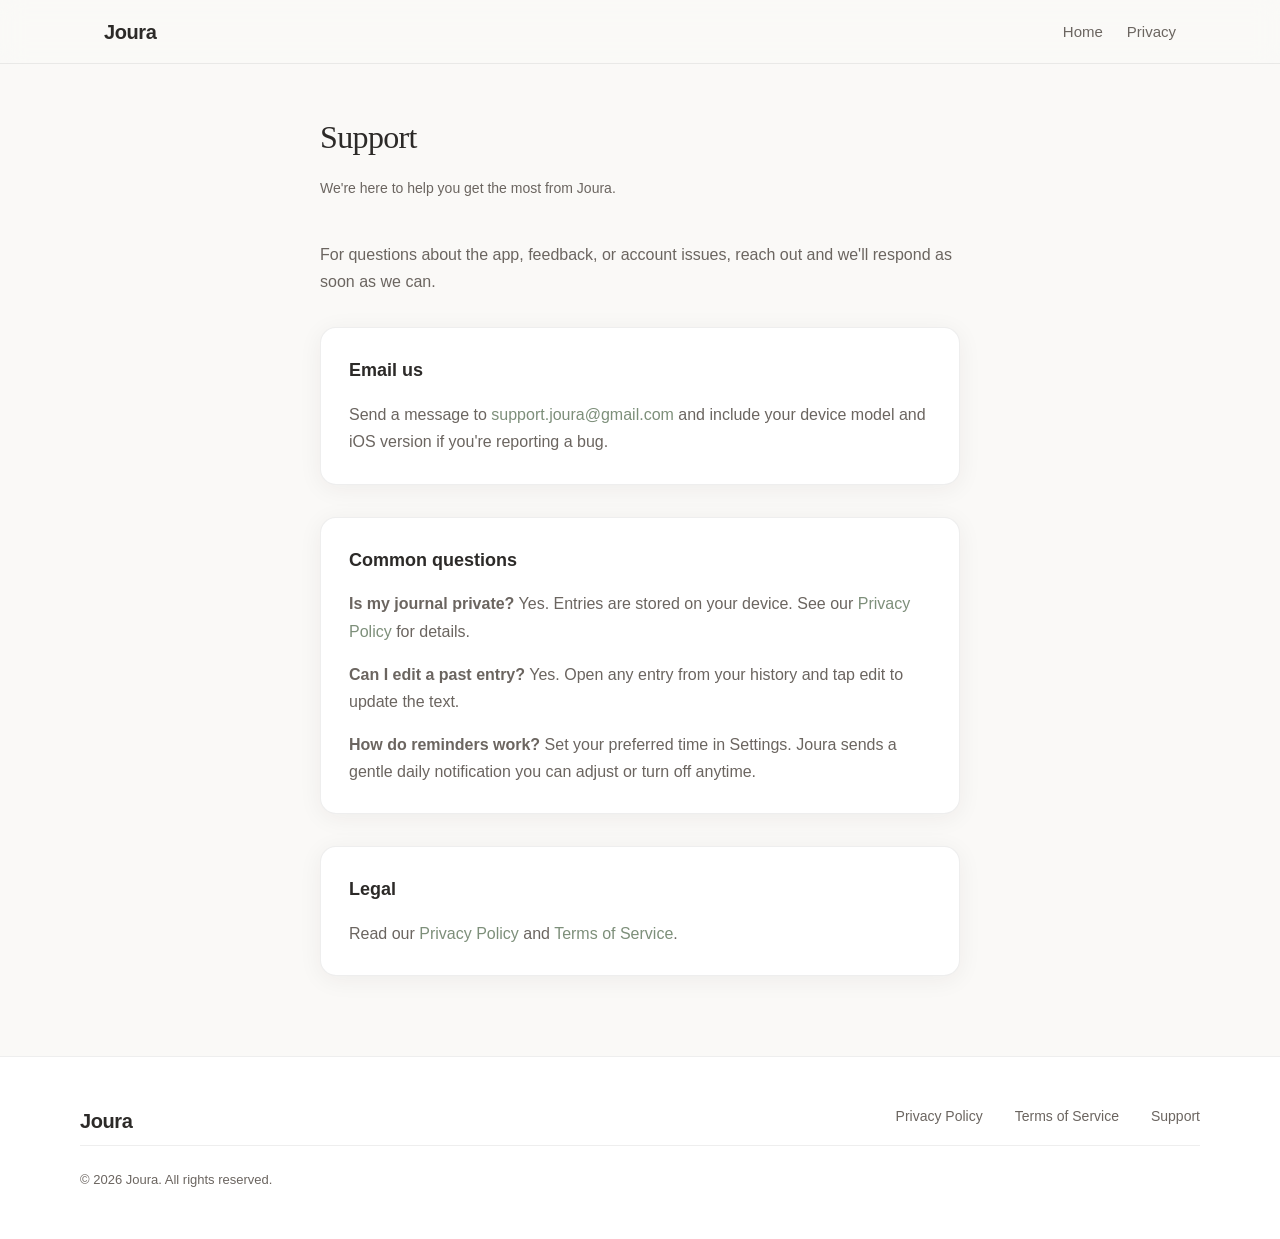
<file: support.html>
<!DOCTYPE html>
<html lang="en">
<head>
  <!-- Google tag (gtag.js) -->
<script async src="https://www.googletagmanager.com/gtag/js?id=G-WYW7XM0TDV"></script>
<script>
  window.dataLayer = window.dataLayer || [];
  function gtag(){dataLayer.push(arguments);}
  gtag('js', new Date());

  gtag('config', 'G-WYW7XM0TDV');
</script>
  <meta charset="UTF-8">
  <meta name="viewport" content="width=device-width, initial-scale=1.0">
  <meta name="description" content="Joura Support">
  <title>Support — Joura</title>
  <link rel="icon" href="favicon.png" type="image/png" sizes="32x32">
  <link rel="icon" href="favicon-16x16.png" type="image/png" sizes="16x16">
  <link rel="apple-touch-icon" href="apple-touch-icon.png" sizes="180x180">
  <link rel="stylesheet" href="styles.css">
</head>
<body>
  <header class="site-header site-header--simple">
    <div class="site-header__inner">
      <a href="index.html" class="logo">Joura</a>
      <nav class="site-nav site-nav--inline" aria-label="Main">
        <a href="index.html">Home</a>
        <a href="privacy.html">Privacy</a>
      </nav>
    </div>
  </header>

  <main class="page-legal">
    <div class="container">
      <h1>Support</h1>
      <p class="updated">We're here to help you get the most from Joura.</p>

      <p>For questions about the app, feedback, or account issues, reach out and we'll respond as soon as we can.</p>

      <div class="support-card">
        <h2>Email us</h2>
        <p>Send a message to <a href="mailto:support.joura@gmail.com">support.joura@gmail.com</a> and include your device model and iOS version if you're reporting a bug.</p>
      </div>

      <div class="support-card">
        <h2>Common questions</h2>
        <p><strong>Is my journal private?</strong> Yes. Entries are stored on your device. See our <a href="privacy.html">Privacy Policy</a> for details.</p>
        <p><strong>Can I edit a past entry?</strong> Yes. Open any entry from your history and tap edit to update the text.</p>
        <p><strong>How do reminders work?</strong> Set your preferred time in Settings. Joura sends a gentle daily notification you can adjust or turn off anytime.</p>
      </div>

      <div class="support-card">
        <h2>Legal</h2>
        <p>Read our <a href="privacy.html">Privacy Policy</a> and <a href="terms.html">Terms of Service</a>.</p>
      </div>
    </div>
  </main>

  <footer class="site-footer">
    <div class="site-footer__inner">
      <div class="site-footer__brand">
        <a href="index.html" class="logo">Joura</a>
      </div>
      <nav class="site-footer__links" aria-label="Footer">
        <a href="privacy.html">Privacy Policy</a>
        <a href="terms.html">Terms of Service</a>
        <a href="support.html">Support</a>
      </nav>
    </div>
    <div class="container">
      <p class="site-footer__copy">&copy; 2026 Joura. All rights reserved.</p>
    </div>
  </footer>
</body>
</html>
</file>
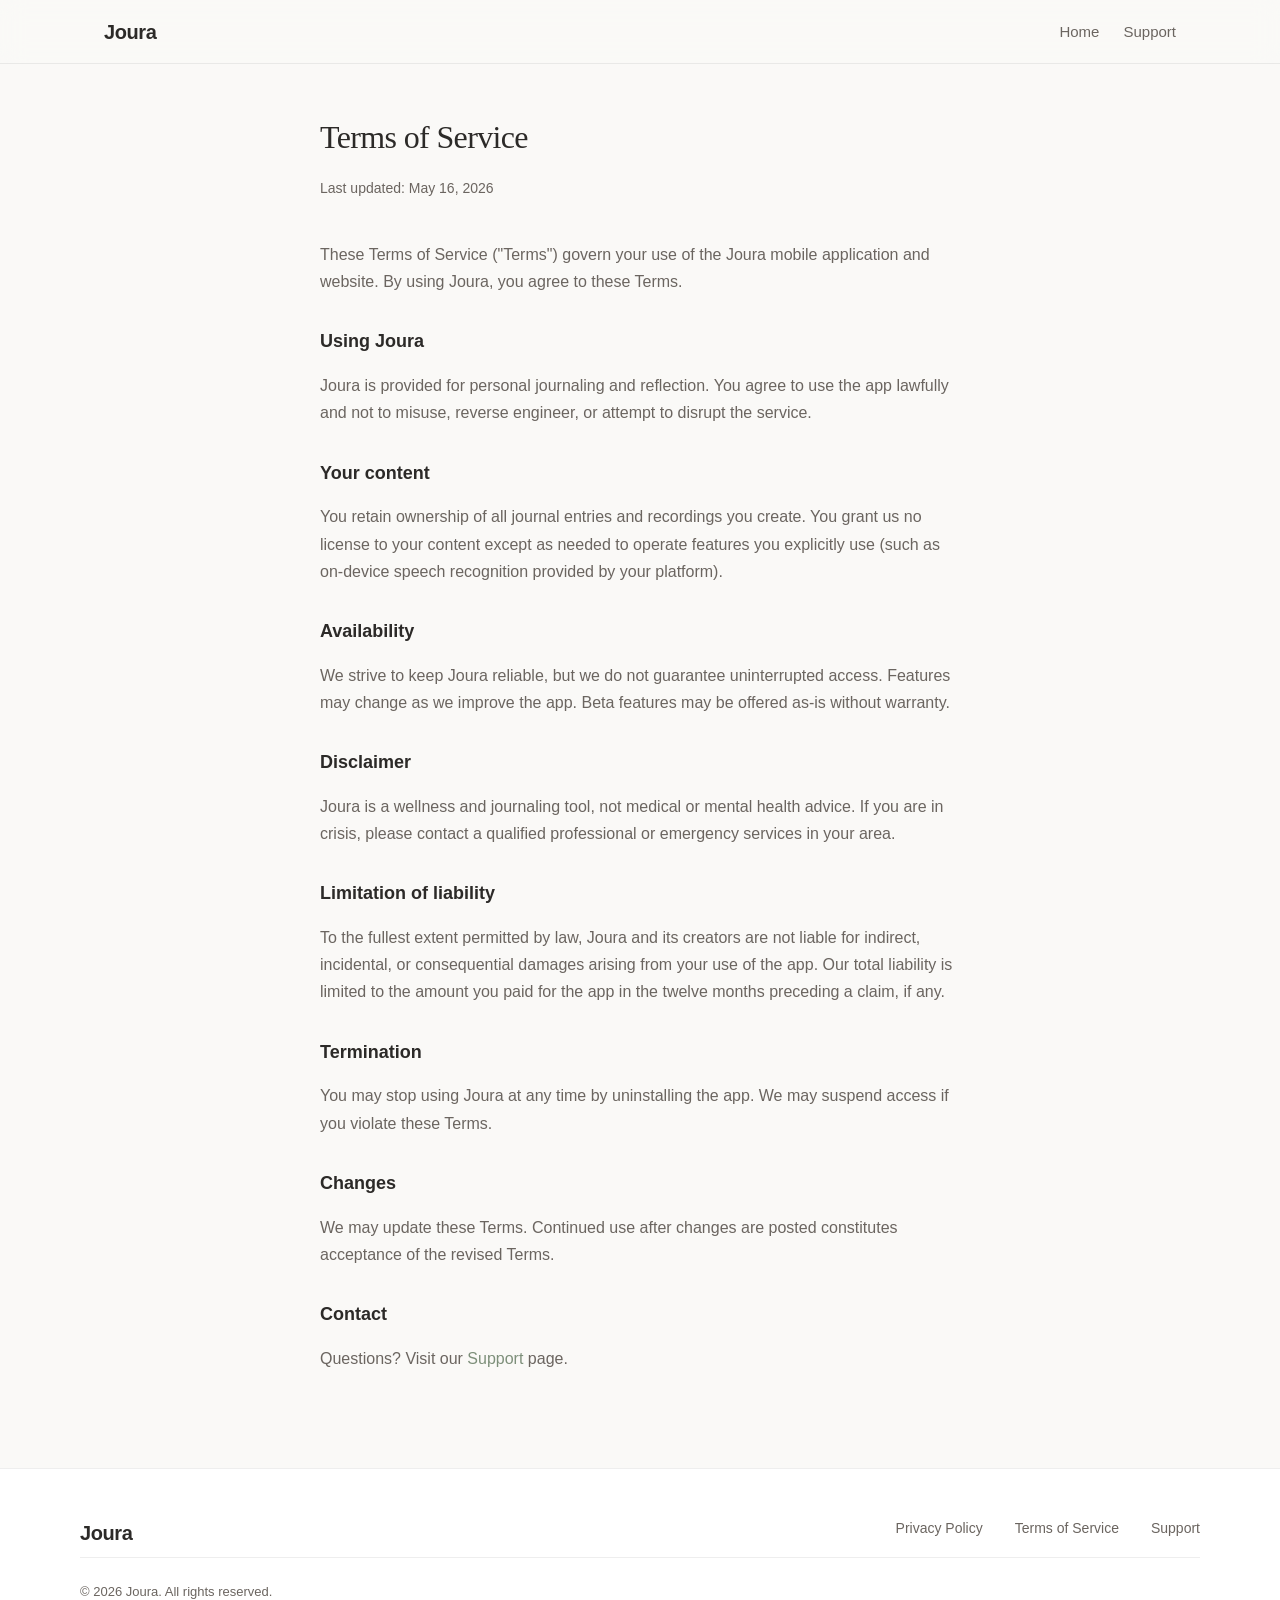
<file: terms.html>
<!DOCTYPE html>
<html lang="en">
<head>
  <!-- Google tag (gtag.js) -->
<script async src="https://www.googletagmanager.com/gtag/js?id=G-WYW7XM0TDV"></script>
<script>
  window.dataLayer = window.dataLayer || [];
  function gtag(){dataLayer.push(arguments);}
  gtag('js', new Date());

  gtag('config', 'G-WYW7XM0TDV');
</script>
  <meta charset="UTF-8">
  <meta name="viewport" content="width=device-width, initial-scale=1.0">
  <meta name="description" content="Joura Terms of Service">
  <title>Terms of Service — Joura</title>
  <link rel="icon" href="favicon.png" type="image/png" sizes="32x32">
  <link rel="icon" href="favicon-16x16.png" type="image/png" sizes="16x16">
  <link rel="apple-touch-icon" href="apple-touch-icon.png" sizes="180x180">
  <link rel="stylesheet" href="styles.css">
</head>
<body>
  <header class="site-header site-header--simple">
    <div class="site-header__inner">
      <a href="index.html" class="logo">Joura</a>
      <nav class="site-nav site-nav--inline" aria-label="Main">
        <a href="index.html">Home</a>
        <a href="support.html">Support</a>
      </nav>
    </div>
  </header>

  <main class="page-legal">
    <div class="container">
      <h1>Terms of Service</h1>
      <p class="updated">Last updated: May 16, 2026</p>

      <p>These Terms of Service ("Terms") govern your use of the Joura mobile application and website. By using Joura, you agree to these Terms.</p>

      <h2>Using Joura</h2>
      <p>Joura is provided for personal journaling and reflection. You agree to use the app lawfully and not to misuse, reverse engineer, or attempt to disrupt the service.</p>

      <h2>Your content</h2>
      <p>You retain ownership of all journal entries and recordings you create. You grant us no license to your content except as needed to operate features you explicitly use (such as on-device speech recognition provided by your platform).</p>

      <h2>Availability</h2>
      <p>We strive to keep Joura reliable, but we do not guarantee uninterrupted access. Features may change as we improve the app. Beta features may be offered as-is without warranty.</p>

      <h2>Disclaimer</h2>
      <p>Joura is a wellness and journaling tool, not medical or mental health advice. If you are in crisis, please contact a qualified professional or emergency services in your area.</p>

      <h2>Limitation of liability</h2>
      <p>To the fullest extent permitted by law, Joura and its creators are not liable for indirect, incidental, or consequential damages arising from your use of the app. Our total liability is limited to the amount you paid for the app in the twelve months preceding a claim, if any.</p>

      <h2>Termination</h2>
      <p>You may stop using Joura at any time by uninstalling the app. We may suspend access if you violate these Terms.</p>

      <h2>Changes</h2>
      <p>We may update these Terms. Continued use after changes are posted constitutes acceptance of the revised Terms.</p>

      <h2>Contact</h2>
      <p>Questions? Visit our <a href="support.html">Support</a> page.</p>
    </div>
  </main>

  <footer class="site-footer">
    <div class="site-footer__inner">
      <div class="site-footer__brand">
        <a href="index.html" class="logo">Joura</a>
      </div>
      <nav class="site-footer__links" aria-label="Footer">
        <a href="privacy.html">Privacy Policy</a>
        <a href="terms.html">Terms of Service</a>
        <a href="support.html">Support</a>
      </nav>
    </div>
    <div class="container">
      <p class="site-footer__copy">&copy; 2026 Joura. All rights reserved.</p>
    </div>
  </footer>
</body>
</html>
</file>
<file: styles.css>
/* Joura — calm, minimal landing page */

:root {
  --bg: #faf9f7;
  --bg-elevated: #ffffff;
  --text: #2c2a28;
  --text-muted: #6b6560;
  --accent: #7d8f7a;
  --accent-soft: #e8ede6;
  --earth: #a89585;
  --earth-light: #f3efe9;
  --border: rgba(44, 42, 40, 0.08);
  --shadow: 0 4px 24px rgba(44, 42, 40, 0.06);
  --shadow-lg: 0 12px 48px rgba(44, 42, 40, 0.08);
  --radius: 16px;
  --radius-lg: 24px;
  --font: -apple-system, BlinkMacSystemFont, "Segoe UI", Roboto, "Helvetica Neue", Arial, sans-serif;
  --font-display: "Georgia", "Times New Roman", serif;
  --max-width: 1120px;
  --header-height: 64px;
}

*,
*::before,
*::after {
  box-sizing: border-box;
}

html {
  scroll-behavior: smooth;
}

body {
  margin: 0;
  font-family: var(--font);
  font-size: 1rem;
  line-height: 1.6;
  color: var(--text);
  background: var(--bg);
  -webkit-font-smoothing: antialiased;
}

img {
  max-width: 100%;
  height: auto;
  display: block;
}

a {
  color: var(--accent);
  text-decoration: none;
  transition: color 0.2s ease;
}

a:hover {
  color: #5f6f5c;
}

/* Header */

.site-header {
  position: sticky;
  top: 0;
  z-index: 100;
  height: var(--header-height);
  background: rgba(250, 249, 247, 0.85);
  backdrop-filter: blur(12px);
  -webkit-backdrop-filter: blur(12px);
  border-bottom: 1px solid var(--border);
}

.site-header__inner {
  max-width: var(--max-width);
  margin: 0 auto;
  padding: 0 1.5rem;
  height: 100%;
  display: flex;
  align-items: center;
  justify-content: space-between;
}

.logo {
  font-size: 1.25rem;
  font-weight: 600;
  letter-spacing: -0.02em;
  color: var(--text);
}

.logo:hover {
  color: var(--text);
}

.nav-toggle {
  display: none;
  background: none;
  border: none;
  padding: 0.5rem;
  cursor: pointer;
  color: var(--text);
}

.nav-toggle svg {
  width: 24px;
  height: 24px;
}

.site-nav {
  display: flex;
  align-items: center;
  gap: 2rem;
}

.site-nav a {
  font-size: 0.9375rem;
  color: var(--text-muted);
}

.site-nav a:hover {
  color: var(--text);
}

.btn {
  display: inline-flex;
  align-items: center;
  justify-content: center;
  padding: 0.75rem 1.5rem;
  font-size: 0.9375rem;
  font-weight: 500;
  font-family: inherit;
  border-radius: 999px;
  border: none;
  cursor: pointer;
  transition: transform 0.2s ease, box-shadow 0.2s ease, background 0.2s ease;
}

.btn:active {
  transform: scale(0.98);
}

.btn--primary {
  background: var(--text);
  color: var(--bg);
  box-shadow: var(--shadow);
}

.btn--primary:hover {
  background: #3d3a37;
  color: var(--bg);
  box-shadow: var(--shadow-lg);
}

.btn--secondary {
  background: var(--bg-elevated);
  color: var(--text);
  border: 1px solid var(--border);
}

.btn--secondary:hover {
  background: var(--earth-light);
  color: var(--text);
}

/* Layout */

.section {
  padding: 5rem 1.5rem;
}

.section--tight {
  padding-top: 3rem;
  padding-bottom: 3rem;
}

.container {
  max-width: var(--max-width);
  margin: 0 auto;
}

.section-label {
  display: block;
  font-size: 0.8125rem;
  font-weight: 600;
  letter-spacing: 0.08em;
  text-transform: uppercase;
  color: var(--accent);
  margin-bottom: 0.75rem;
}

.section-title {
  font-family: var(--font-display);
  font-size: clamp(1.75rem, 4vw, 2.5rem);
  font-weight: 400;
  line-height: 1.25;
  letter-spacing: -0.02em;
  margin: 0 0 1rem;
  color: var(--text);
}

.section-lead {
  font-size: 1.125rem;
  color: var(--text-muted);
  max-width: 36rem;
  margin: 0;
  line-height: 1.7;
}

.text-center {
  text-align: center;
}

.text-center .section-lead {
  margin-left: auto;
  margin-right: auto;
}

/* Hero */

.hero {
  padding: 4rem 1.5rem 6rem;
  background: linear-gradient(180deg, var(--bg) 0%, var(--earth-light) 100%);
}

.hero__inner {
  max-width: var(--max-width);
  margin: 0 auto;
  display: grid;
  gap: 3rem;
  align-items: center;
}

.hero__content {
  max-width: 32rem;
}

.hero__badge {
  display: inline-block;
  font-size: 0.8125rem;
  font-weight: 500;
  color: var(--accent);
  background: var(--accent-soft);
  padding: 0.375rem 0.875rem;
  border-radius: 999px;
  margin-bottom: 1.25rem;
}

.hero__title {
  font-family: var(--font-display);
  font-size: clamp(2.25rem, 6vw, 3.5rem);
  font-weight: 400;
  line-height: 1.15;
  letter-spacing: -0.03em;
  margin: 0 0 1.25rem;
  color: var(--text);
}

.hero__subtitle {
  font-size: 1.25rem;
  line-height: 1.6;
  color: var(--text-muted);
  margin: 0 0 2rem;
}

.hero__actions {
  display: flex;
  flex-wrap: wrap;
  gap: 0.75rem;
}

.hero__visual {
  display: flex;
  justify-content: center;
}

.phone-mockup {
  width: 260px;
  aspect-ratio: 9 / 19.5;
  background: linear-gradient(165deg, #e8ede6 0%, #d4ddd0 50%, #c5d0c2 100%);
  border-radius: 36px;
  box-shadow: var(--shadow-lg), inset 0 0 0 1px rgba(255, 255, 255, 0.5);
  padding: 12px;
  position: relative;
}

.phone-mockup::before {
  content: "";
  position: absolute;
  top: 14px;
  left: 50%;
  transform: translateX(-50%);
  width: 72px;
  height: 24px;
  background: var(--text);
  border-radius: 12px;
  opacity: 0.15;
}

.phone-mockup__screen {
  width: 100%;
  height: 100%;
  background: var(--bg-elevated);
  border-radius: 28px;
  display: flex;
  flex-direction: column;
  align-items: center;
  justify-content: center;
  padding: 2rem 1.5rem;
  text-align: center;
}

.phone-mockup__prompt {
  font-family: var(--font-display);
  font-size: 1rem;
  font-style: italic;
  color: var(--text-muted);
  margin-bottom: 1.5rem;
  line-height: 1.5;
}

.phone-mockup__wave {
  width: 64px;
  height: 64px;
  border-radius: 50%;
  background: var(--accent-soft);
  display: flex;
  align-items: center;
  justify-content: center;
  gap: 3px;
  margin-bottom: 1rem;
}

.phone-mockup__wave span {
  display: block;
  width: 4px;
  height: 20px;
  background: var(--accent);
  border-radius: 2px;
  margin: 0 2px;
  animation: pulse 1.2s ease-in-out infinite;
}

.phone-mockup__wave span:nth-child(2) { animation-delay: 0.15s; height: 28px; }
.phone-mockup__wave span:nth-child(3) { animation-delay: 0.3s; height: 24px; }
.phone-mockup__wave span:nth-child(4) { animation-delay: 0.45s; height: 32px; }
.phone-mockup__wave span:nth-child(5) { animation-delay: 0.6s; height: 20px; }

@keyframes pulse {
  0%, 100% { transform: scaleY(0.6); opacity: 0.6; }
  50% { transform: scaleY(1); opacity: 1; }
}

.phone-mockup__hint {
  font-size: 0.75rem;
  color: var(--text-muted);
}

/* Features */

.features {
  background: var(--bg-elevated);
}

.features__grid {
  display: grid;
  gap: 1.5rem;
  margin-top: 3rem;
}

.feature-card {
  background: var(--bg);
  border: 1px solid var(--border);
  border-radius: var(--radius);
  padding: 1.75rem;
  box-shadow: var(--shadow);
  transition: box-shadow 0.2s ease, transform 0.2s ease;
}

.feature-card:hover {
  box-shadow: var(--shadow-lg);
  transform: translateY(-2px);
}

.feature-card__icon {
  width: 44px;
  height: 44px;
  border-radius: 12px;
  background: var(--accent-soft);
  display: flex;
  align-items: center;
  justify-content: center;
  font-size: 1.25rem;
  margin-bottom: 1rem;
}

.feature-card h3 {
  font-size: 1.0625rem;
  font-weight: 600;
  margin: 0 0 0.5rem;
  letter-spacing: -0.01em;
}

.feature-card p {
  font-size: 0.9375rem;
  color: var(--text-muted);
  margin: 0;
  line-height: 1.6;
}

/* Philosophy */

.philosophy {
  background: linear-gradient(180deg, var(--earth-light) 0%, var(--bg) 100%);
}

.philosophy__grid {
  display: grid;
  gap: 2.5rem;
  margin-top: 3rem;
  align-items: start;
}

.philosophy__quote {
  font-family: var(--font-display);
  font-size: clamp(1.5rem, 3vw, 2rem);
  font-style: italic;
  line-height: 1.45;
  color: var(--text);
  margin: 0;
  padding-left: 1.5rem;
  border-left: 3px solid var(--accent);
}

.philosophy__points {
  list-style: none;
  padding: 0;
  margin: 0;
}

.philosophy__points li {
  padding: 1rem 0;
  border-bottom: 1px solid var(--border);
  font-size: 1rem;
  color: var(--text-muted);
}

.philosophy__points li:last-child {
  border-bottom: none;
}

.philosophy__points strong {
  display: block;
  color: var(--text);
  font-weight: 600;
  margin-bottom: 0.25rem;
}

/* Screenshots */

.screenshots__row {
  display: flex;
  gap: 1.5rem;
  margin-top: 3rem;
  overflow-x: auto;
  padding-bottom: 1rem;
  scroll-snap-type: x mandatory;
  -webkit-overflow-scrolling: touch;
}

.screenshot-card {
  flex: 0 0 200px;
  scroll-snap-align: center;
  margin: 0;
  display: flex;
  flex-direction: column;
  align-items: center;
  gap: 0.75rem;
}

.screenshot-card img {
  width: 200px;
  height: auto;
  border-radius: 16px;
  box-shadow: var(--shadow-lg);
  display: block;
}

.screenshot-card figcaption {
  font-size: 0.75rem;
  font-weight: 500;
  color: var(--text-muted);
  text-align: center;
}

@media (min-width: 768px) {
  .screenshot-card {
    flex: 0 0 220px;
  }

  .screenshot-card img {
    width: 220px;
  }
}

/* Testimonials */

.testimonials {
  background: var(--bg-elevated);
}

.testimonials__grid {
  display: grid;
  gap: 1.5rem;
  margin-top: 3rem;
}

.quote-card {
  background: var(--bg);
  border-radius: var(--radius-lg);
  padding: 2rem;
  border: 1px solid var(--border);
  box-shadow: var(--shadow);
}

.quote-card blockquote {
  font-family: var(--font-display);
  font-size: 1.125rem;
  font-style: italic;
  line-height: 1.6;
  margin: 0 0 1.25rem;
  color: var(--text);
}

.quote-card cite {
  font-size: 0.875rem;
  font-style: normal;
  color: var(--text-muted);
}

/* CTA */

.cta {
  text-align: center;
  padding: 6rem 1.5rem;
  background: linear-gradient(180deg, var(--bg) 0%, var(--accent-soft) 100%);
  scroll-margin-top: var(--header-height);
}

#download-stores {
  scroll-margin-top: calc(var(--header-height) + 1rem);
}

.store-badges {
  display: flex;
  flex-wrap: wrap;
  align-items: center;
  justify-content: center;
  gap: 1rem 1.25rem;
  margin: 0 auto;
}

.store-badge {
  display: block;
  line-height: 0;
  border-radius: 10px;
  transition: transform 0.2s ease, opacity 0.2s ease;
}

.store-badge:hover {
  transform: scale(1.03);
}

.store-badge--apple img {
  height: 44px;
  width: auto;
  display: block;
}

/* Google badge has more pixels; can scale slightly larger while staying sharp */
.store-badge--google img {
  height: 44px;
  width: auto;
  display: block;
}

.store-badge--soon {
  position: relative;
  cursor: not-allowed;
  opacity: 0.55;
}

.store-badge--soon:hover {
  transform: none;
}

.store-badge--soon img {
  filter: grayscale(0.35);
}

.store-badge__soon {
  position: absolute;
  inset: 0;
  display: flex;
  align-items: center;
  justify-content: center;
  font-size: 0.6875rem;
  font-weight: 600;
  letter-spacing: 0.04em;
  text-transform: uppercase;
  color: #fff;
  background: rgba(44, 42, 40, 0.55);
  border-radius: 10px;
}

.cta__title {
  font-family: var(--font-display);
  font-size: clamp(1.75rem, 4vw, 2.25rem);
  font-weight: 400;
  margin: 0 0 1rem;
  letter-spacing: -0.02em;
}

.cta__text {
  font-size: 1.125rem;
  color: var(--text-muted);
  max-width: 28rem;
  margin: 0 auto 2rem;
  line-height: 1.6;
}

.cta__note {
  font-size: 0.8125rem;
  color: var(--text-muted);
  margin-top: 1.25rem;
}

/* Footer */

.site-footer {
  padding: 3rem 1.5rem;
  border-top: 1px solid var(--border);
  background: var(--bg-elevated);
}

.site-footer__inner {
  max-width: var(--max-width);
  margin: 0 auto;
  display: flex;
  flex-direction: column;
  gap: 2rem;
}

.site-footer__brand .logo {
  margin-bottom: 0.5rem;
  display: inline-block;
}

.site-footer__tagline {
  font-size: 0.875rem;
  color: var(--text-muted);
  margin: 0;
  max-width: 20rem;
}

.site-footer__links {
  display: flex;
  flex-wrap: wrap;
  gap: 1.5rem 2rem;
}

.site-footer__links a {
  font-size: 0.875rem;
  color: var(--text-muted);
}

.site-footer__links a:hover {
  color: var(--text);
}

.site-footer__copy {
  font-size: 0.8125rem;
  color: var(--text-muted);
  margin: 0;
  padding-top: 1.5rem;
  border-top: 1px solid var(--border);
}

/* Legal / Support pages */

.page-legal {
  padding: 3rem 1.5rem 5rem;
  min-height: calc(100vh - var(--header-height));
}

.page-legal .container {
  max-width: 40rem;
}

.page-legal h1 {
  font-family: var(--font-display);
  font-size: 2rem;
  font-weight: 400;
  margin: 0 0 0.5rem;
  letter-spacing: -0.02em;
}

.page-legal .updated {
  font-size: 0.875rem;
  color: var(--text-muted);
  margin-bottom: 2.5rem;
}

.page-legal h2 {
  font-size: 1.125rem;
  font-weight: 600;
  margin: 2rem 0 0.75rem;
}

.page-legal p,
.page-legal li {
  color: var(--text-muted);
  line-height: 1.7;
}

.page-legal ul {
  padding-left: 1.25rem;
}

.page-legal a {
  word-break: break-word;
}

.support-card {
  background: var(--bg-elevated);
  border: 1px solid var(--border);
  border-radius: var(--radius);
  padding: 1.75rem;
  margin-top: 2rem;
  box-shadow: var(--shadow);
}

.support-card h2 {
  margin-top: 0;
}

.support-card p:last-child {
  margin-bottom: 0;
}

/* Responsive */

@media (min-width: 640px) {
  .features__grid {
    grid-template-columns: repeat(2, 1fr);
  }

  .testimonials__grid {
    grid-template-columns: repeat(2, 1fr);
  }

  .testimonials__grid .quote-card:last-child {
    grid-column: 1 / -1;
    max-width: 32rem;
    margin: 0 auto;
    width: 100%;
  }
}

@media (min-width: 768px) {
  .hero__inner {
    grid-template-columns: 1fr 1fr;
    gap: 4rem;
  }

  .hero {
    padding: 5rem 1.5rem 7rem;
  }

  .philosophy__grid {
    grid-template-columns: 1.2fr 1fr;
    gap: 4rem;
  }

  .features__grid {
    grid-template-columns: repeat(3, 1fr);
  }

  .site-footer__inner {
    flex-direction: row;
    justify-content: space-between;
    align-items: flex-start;
  }
}

@media (min-width: 1024px) {
  .testimonials__grid {
    grid-template-columns: repeat(3, 1fr);
  }

  .testimonials__grid .quote-card:last-child {
    grid-column: auto;
    max-width: none;
    margin: 0;
  }
}

/* Simple header (legal / support pages) */

.site-header--simple .nav-toggle {
  display: none;
}

.site-nav--inline {
  position: static;
  transform: none;
  opacity: 1;
  visibility: visible;
  flex-direction: row;
  padding: 0;
  border: none;
  box-shadow: none;
  background: transparent;
  gap: 1.5rem;
}

.site-nav--inline a {
  border: none;
  padding: 0;
  background: none !important;
  color: var(--text-muted);
  border-radius: 0;
}

.site-nav--inline a:hover {
  color: var(--text);
}

@media (max-width: 767px) {
  .nav-toggle {
    display: flex;
  }

  .site-header--simple .site-nav--inline {
    display: flex;
  }

  .site-nav:not(.site-nav--inline) {
    position: fixed;
    top: var(--header-height);
    left: 0;
    right: 0;
    background: var(--bg-elevated);
    flex-direction: column;
    align-items: stretch;
    padding: 1rem 1.5rem 1.5rem;
    gap: 0;
    border-bottom: 1px solid var(--border);
    box-shadow: var(--shadow-lg);
    transform: translateY(-100%);
    opacity: 0;
    visibility: hidden;
    transition: transform 0.25s ease, opacity 0.25s ease, visibility 0.25s;
  }

  .site-nav:not(.site-nav--inline).is-open {
    transform: translateY(0);
    opacity: 1;
    visibility: visible;
  }

  .site-nav:not(.site-nav--inline) a {
    padding: 0.875rem 0;
    border-bottom: 1px solid var(--border);
  }

  .site-nav:not(.site-nav--inline) a:last-child {
    border-bottom: none;
    margin-top: 0.5rem;
    text-align: center;
    background: var(--text);
    color: var(--bg);
    border-radius: 999px;
    padding: 0.75rem;
  }

  .site-nav:not(.site-nav--inline) a:last-child:hover {
    color: var(--bg);
    background: #3d3a37;
  }

  .site-header .btn--primary {
    display: none;
  }
}
</file>
